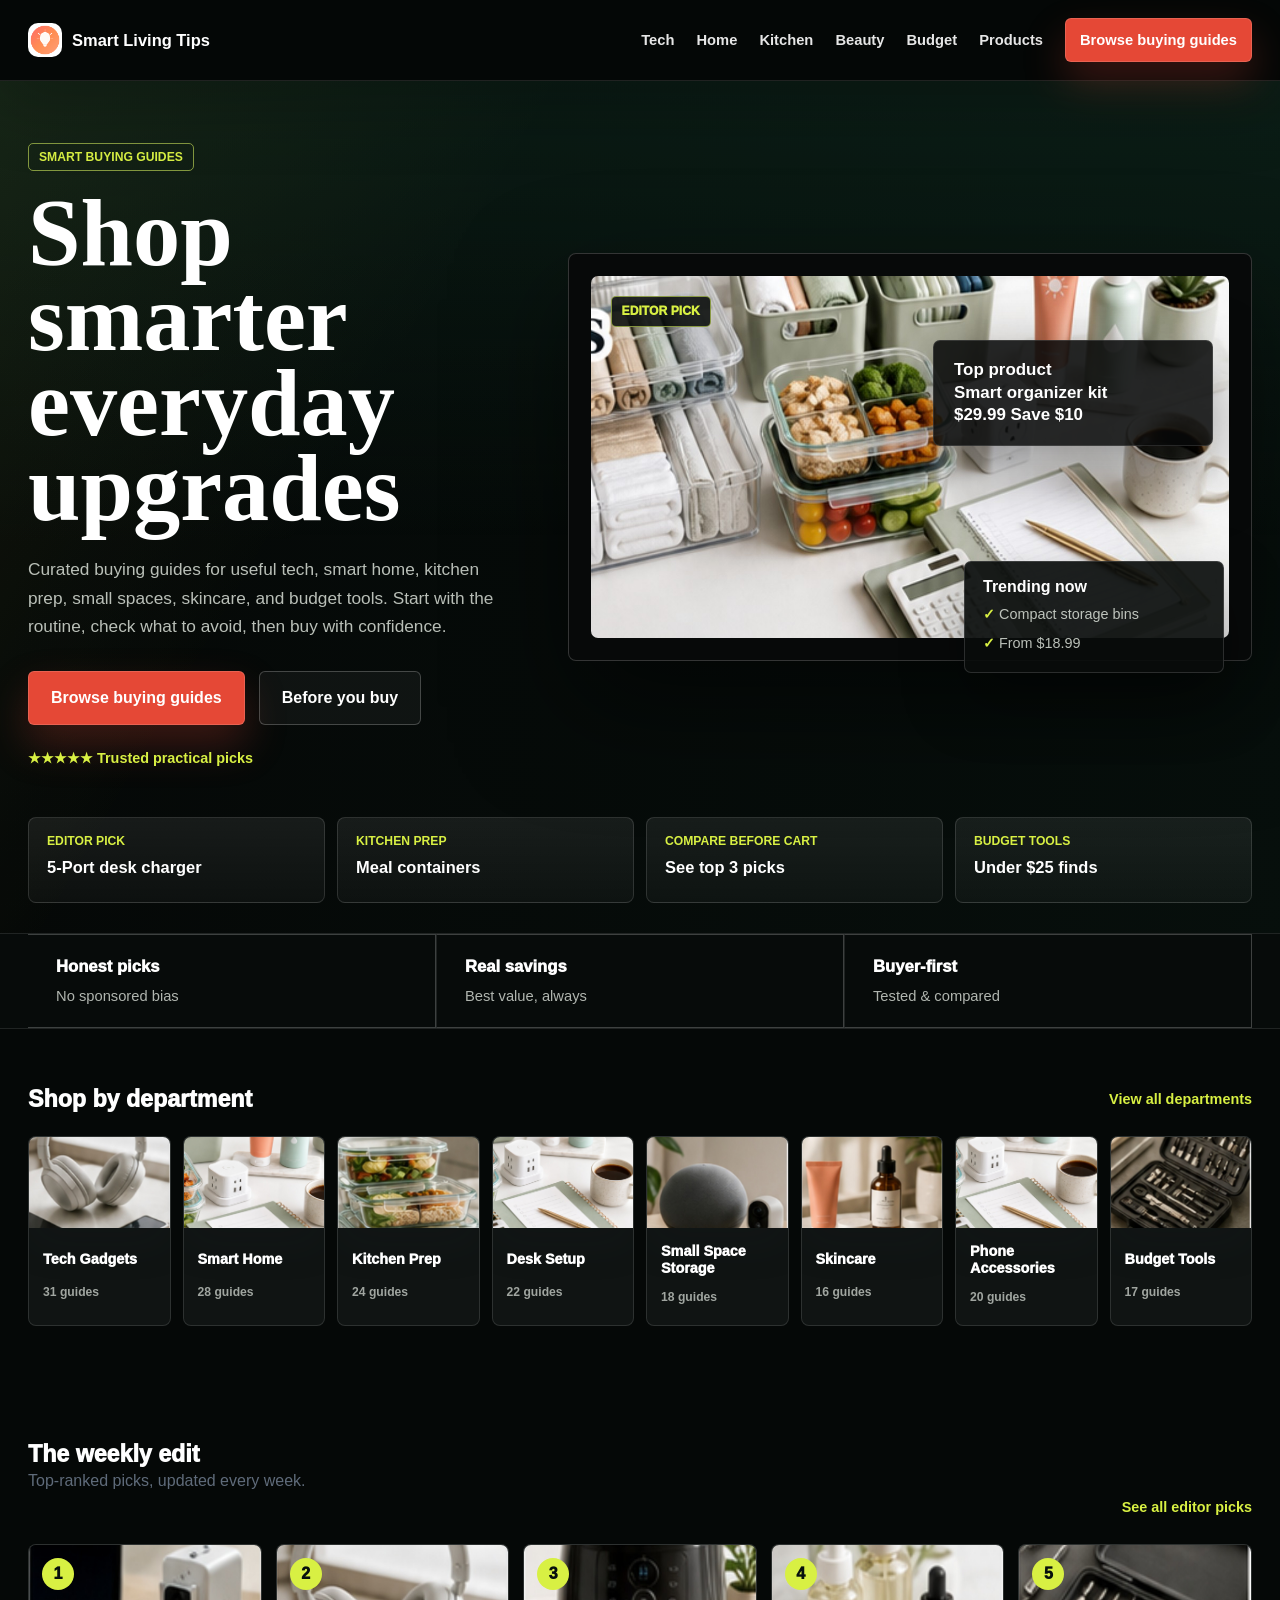
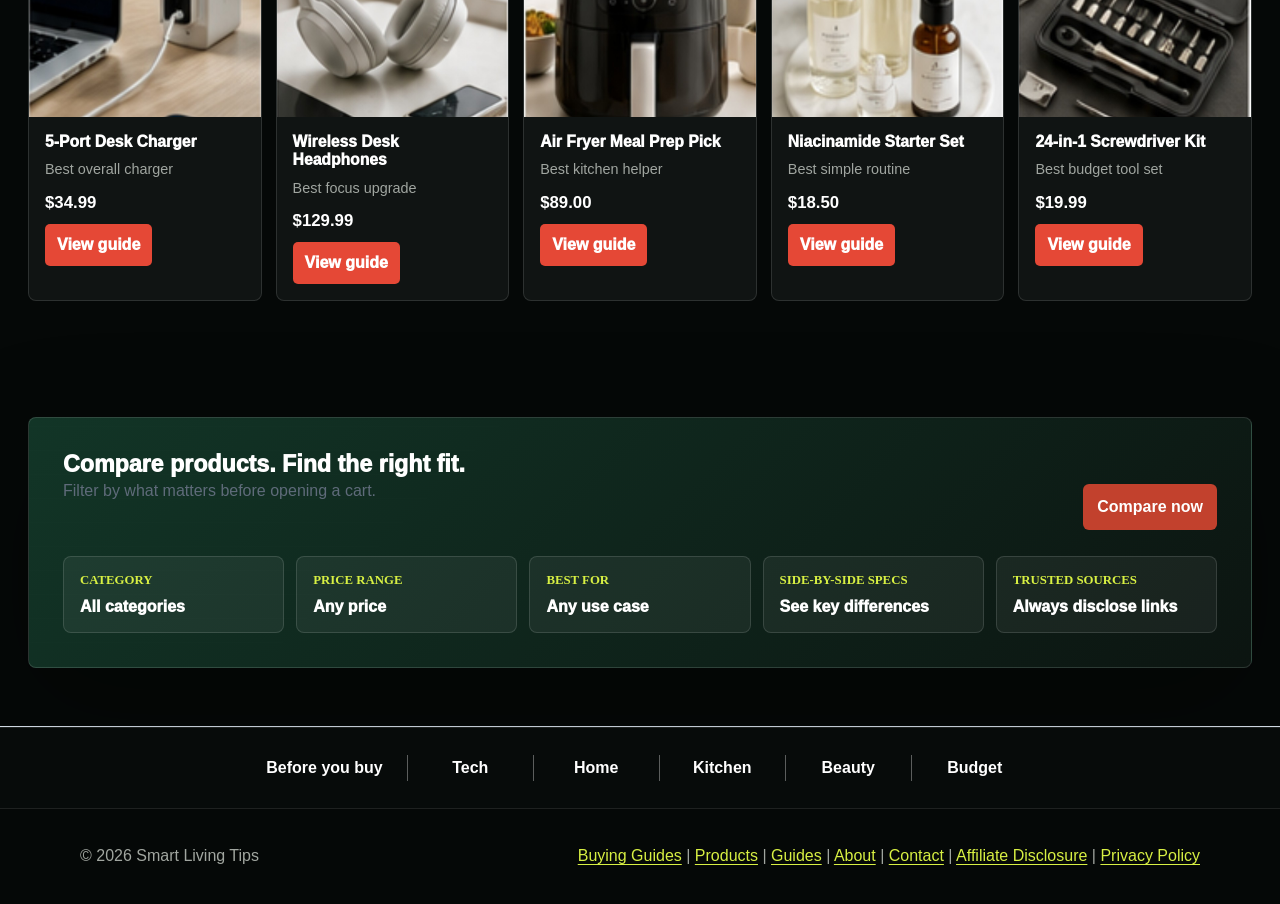
<file: index.html>
<!DOCTYPE html>
<html lang="en">
<head>
  <meta charset="UTF-8">
  <meta name="viewport" content="width=device-width, initial-scale=1.0">
  <meta name="description" content="Smart Living Tips publishes practical buying guides for tech gadgets, smart home, phone accessories, home organization, kitchen prep, skincare, budgeting tools, and everyday routines.">
  <title>Smart Living Tips - Practical Buying Guides For Everyday Routines</title>
  <link rel="canonical" href="https://smartlivingtips.benai.ai/">
  <meta property="og:type" content="website">
  <meta property="og:title" content="Smart Living Tips - Practical Buying Guides">
  <meta property="og:description" content="Curated buying guides for useful tech, smart home, kitchen prep, small spaces, skincare, and budget tools.">
  <meta property="og:url" content="https://smartlivingtips.benai.ai/">
  <meta property="og:image" content="https://smartlivingtips.benai.ai/assets/premium-hero.jpg">
  <meta name="twitter:card" content="summary_large_image">
  <link rel="stylesheet" href="styles.css">
  <script type="application/ld+json">
    {
      "@context": "https://schema.org",
      "@type": "WebSite",
      "name": "Smart Living Tips",
      "url": "https://smartlivingtips.benai.ai/",
      "publisher": {
        "@type": "Organization",
        "name": "BENAI TECHNOLOGY LTD",
        "url": "https://benai.ai/"
      },
      "potentialAction": {
        "@type": "SearchAction",
        "target": "https://smartlivingtips.benai.ai/shop.html#{search_term_string}",
        "query-input": "required name=search_term_string"
      }
    }
  </script>
</head>
<body class="home-page">
  <header class="site-header">
    <nav class="nav">
      <a class="brand" href="index.html"><img src="assets/logo.png" alt="">Smart Living Tips</a>
      <div class="nav-links">
        <a href="shop.html#tech-desk-setup">Tech</a>
        <a href="shop.html#small-space-storage">Home</a>
        <a href="shop.html#kitchen-prep-tools">Kitchen</a>
        <a href="shop.html#skincare-starter-kit">Beauty</a>
        <a href="shop.html#budget-tools">Budget</a>
        <a href="digital-products.html">Products</a>
        <a class="nav-cta" href="shop.html">Browse buying guides</a>
      </div>
    </nav>
  </header>

  <main>
    <section class="commerce-hero premium-hero">
      <div class="commerce-hero-media">
        <img src="assets/premium-hero.jpg" alt="Organized storage, meal prep containers, skincare basics, smart plug, planner, and budget tools">
      </div>
      <div class="commerce-hero-copy">
        <span class="hero-kicker">Smart buying guides</span>
        <h1>Shop smarter everyday upgrades</h1>
        <p>Curated buying guides for useful tech, smart home, kitchen prep, small spaces, skincare, and budget tools. Start with the routine, check what to avoid, then buy with confidence.</p>
        <div class="hero-actions">
          <a class="button" href="shop.html">Browse buying guides</a>
          <a class="button ghost" href="#buying-filters">Before you buy</a>
        </div>
      </div>
      <div class="buying-note">
        <strong>Trending now</strong>
        <span>Compact storage bins</span>
        <span>From $18.99</span>
      </div>
      <div class="hero-market-strip" aria-label="Shopping categories">
        <a href="shop.html#tech-desk-setup"><strong>Editor pick</strong><span>5-Port desk charger</span></a>
        <a href="shop.html#kitchen-prep-tools"><strong>Kitchen prep</strong><span>Meal containers</span></a>
        <a href="shop.html#skincare-starter-kit"><strong>Compare before cart</strong><span>See top 3 picks</span></a>
        <a href="shop.html#budget-tools"><strong>Budget tools</strong><span>Under $25 finds</span></a>
      </div>
    </section>

    <section class="publisher-trust" aria-label="Publisher standards">
      <span><strong>Honest picks</strong>No sponsored bias</span>
      <span><strong>Real savings</strong>Best value, always</span>
      <span><strong>Buyer-first</strong>Tested & compared</span>
    </section>

    <section class="department-section" aria-label="Product guide categories">
      <div class="department-heading">
        <h2>Shop by department</h2>
        <a href="shop.html">View all departments</a>
      </div>
      <div class="category-runway">
        <a class="runway-card" href="shop.html#tech-desk-setup">
          <img src="assets/premium-tech.jpg" alt="">
          <span>Tech Gadgets</span>
          <small>31 guides</small>
        </a>
        <a class="runway-card" href="shop.html#smart-home-starters">
          <img src="assets/category-smart-home.jpg" alt="">
          <span>Smart Home</span>
          <small>28 guides</small>
        </a>
        <a class="runway-card" href="shop.html#kitchen-prep-tools">
          <img src="assets/premium-kitchen.jpg" alt="">
          <span>Kitchen Prep</span>
          <small>24 guides</small>
        </a>
        <a class="runway-card" href="shop.html#tech-desk-setup">
          <img src="assets/category-gadgets.jpg" alt="">
          <span>Desk Setup</span>
          <small>22 guides</small>
        </a>
        <a class="runway-card" href="shop.html#small-space-storage">
          <img src="assets/premium-home.jpg" alt="">
          <span>Small Space Storage</span>
          <small>18 guides</small>
        </a>
        <a class="runway-card" href="shop.html#skincare-starter-kit">
          <img src="assets/premium-beauty.jpg" alt="">
          <span>Skincare</span>
          <small>16 guides</small>
        </a>
        <a class="runway-card" href="shop.html#phone-travel-tech">
          <img src="assets/category-phone-tech.jpg" alt="">
          <span>Phone Accessories</span>
          <small>20 guides</small>
        </a>
        <a class="runway-card" href="shop.html#budget-tools">
          <img src="assets/premium-budget.jpg" alt="">
          <span>Budget Tools</span>
          <small>17 guides</small>
        </a>
      </div>
    </section>

    <section class="section guide-showcase weekly-edit">
      <div class="section-inner">
        <div class="section-heading-row">
          <div>
            <h2>The weekly edit</h2>
            <p class="section-lede">Top-ranked picks, updated every week.</p>
          </div>
          <a href="shop.html">See all editor picks</a>
        </div>
        <div class="premium-guide-grid">
          <article>
            <img src="assets/premium-guide-chargers.jpg" alt="">
            <div>
              <h3>5-Port Desk Charger</h3>
              <span>Best overall charger</span>
              <strong>$34.99</strong>
              <a href="shop.html#tech-desk-setup">View guide</a>
            </div>
          </article>
          <article>
            <img src="assets/premium-tech.jpg" alt="">
            <div>
              <h3>Wireless Desk Headphones</h3>
              <span>Best focus upgrade</span>
              <strong>$129.99</strong>
              <a href="shop.html#tech-desk-setup">View guide</a>
            </div>
          </article>
          <article>
            <img src="assets/premium-guide-air-fryer.jpg" alt="">
            <div>
              <h3>Air Fryer Meal Prep Pick</h3>
              <span>Best kitchen helper</span>
              <strong>$89.00</strong>
              <a href="shop.html#kitchen-prep-tools">View guide</a>
            </div>
          </article>
          <article>
            <img src="assets/premium-guide-skincare.jpg" alt="">
            <div>
              <h3>Niacinamide Starter Set</h3>
              <span>Best simple routine</span>
              <strong>$18.50</strong>
              <a href="shop.html#skincare-starter-kit">View guide</a>
            </div>
          </article>
          <article>
            <img src="assets/premium-guide-toolkit.jpg" alt="">
            <div>
              <h3>24-in-1 Screwdriver Kit</h3>
              <span>Best budget tool set</span>
              <strong>$19.99</strong>
              <a href="shop.html#budget-tools">View guide</a>
            </div>
          </article>
        </div>
      </div>
    </section>

    <section id="buying-filters" class="section premium-section compare-band">
      <div class="section-inner">
        <div class="section-heading-row">
          <div>
            <h2>Compare products. Find the right fit.</h2>
            <p class="section-lede">Filter by what matters before opening a cart.</p>
          </div>
          <a class="button" href="shop.html">Compare now</a>
        </div>
        <div class="filter-strip">
          <article>
            <img src="assets/premium-filter-measure.jpg" alt="">
            <strong>Category</strong>
            <span>All categories</span>
          </article>
          <article>
            <img src="assets/premium-filter-budget.jpg" alt="">
            <strong>Price range</strong>
            <span>Any price</span>
          </article>
          <article>
            <img src="assets/premium-filter-routine.jpg" alt="">
            <strong>Best for</strong>
            <span>Any use case</span>
          </article>
          <article>
            <img src="assets/premium-filter-compare.jpg" alt="">
            <strong>Side-by-side specs</strong>
            <span>See key differences</span>
          </article>
          <article>
            <img src="assets/premium-filter-use.jpg" alt="">
            <strong>Trusted sources</strong>
            <span>Always disclose links</span>
          </article>
        </div>
      </div>
    </section>

    <section class="commerce-footer-band">
      <a href="#buying-filters">Before you buy</a>
      <a href="shop.html#tech-desk-setup">Tech</a>
      <a href="shop.html#small-space-storage">Home</a>
      <a href="shop.html#kitchen-prep-tools">Kitchen</a>
      <a href="shop.html#skincare-starter-kit">Beauty</a>
      <a href="shop.html#budget-tools">Budget</a>
    </section>
  </main>

  <footer class="footer">
    <div class="footer-inner">
      <span>&copy; 2026 Smart Living Tips</span>
      <span><a href="shop.html">Buying Guides</a> | <a href="digital-products.html">Products</a> | <a href="guides.html">Guides</a> | <a href="about.html">About</a> | <a href="contact.html">Contact</a> | <a href="affiliate-disclosure.html">Affiliate Disclosure</a> | <a href="privacy.html">Privacy Policy</a></span>
    </div>
  </footer>
</body>
</html>
</file>
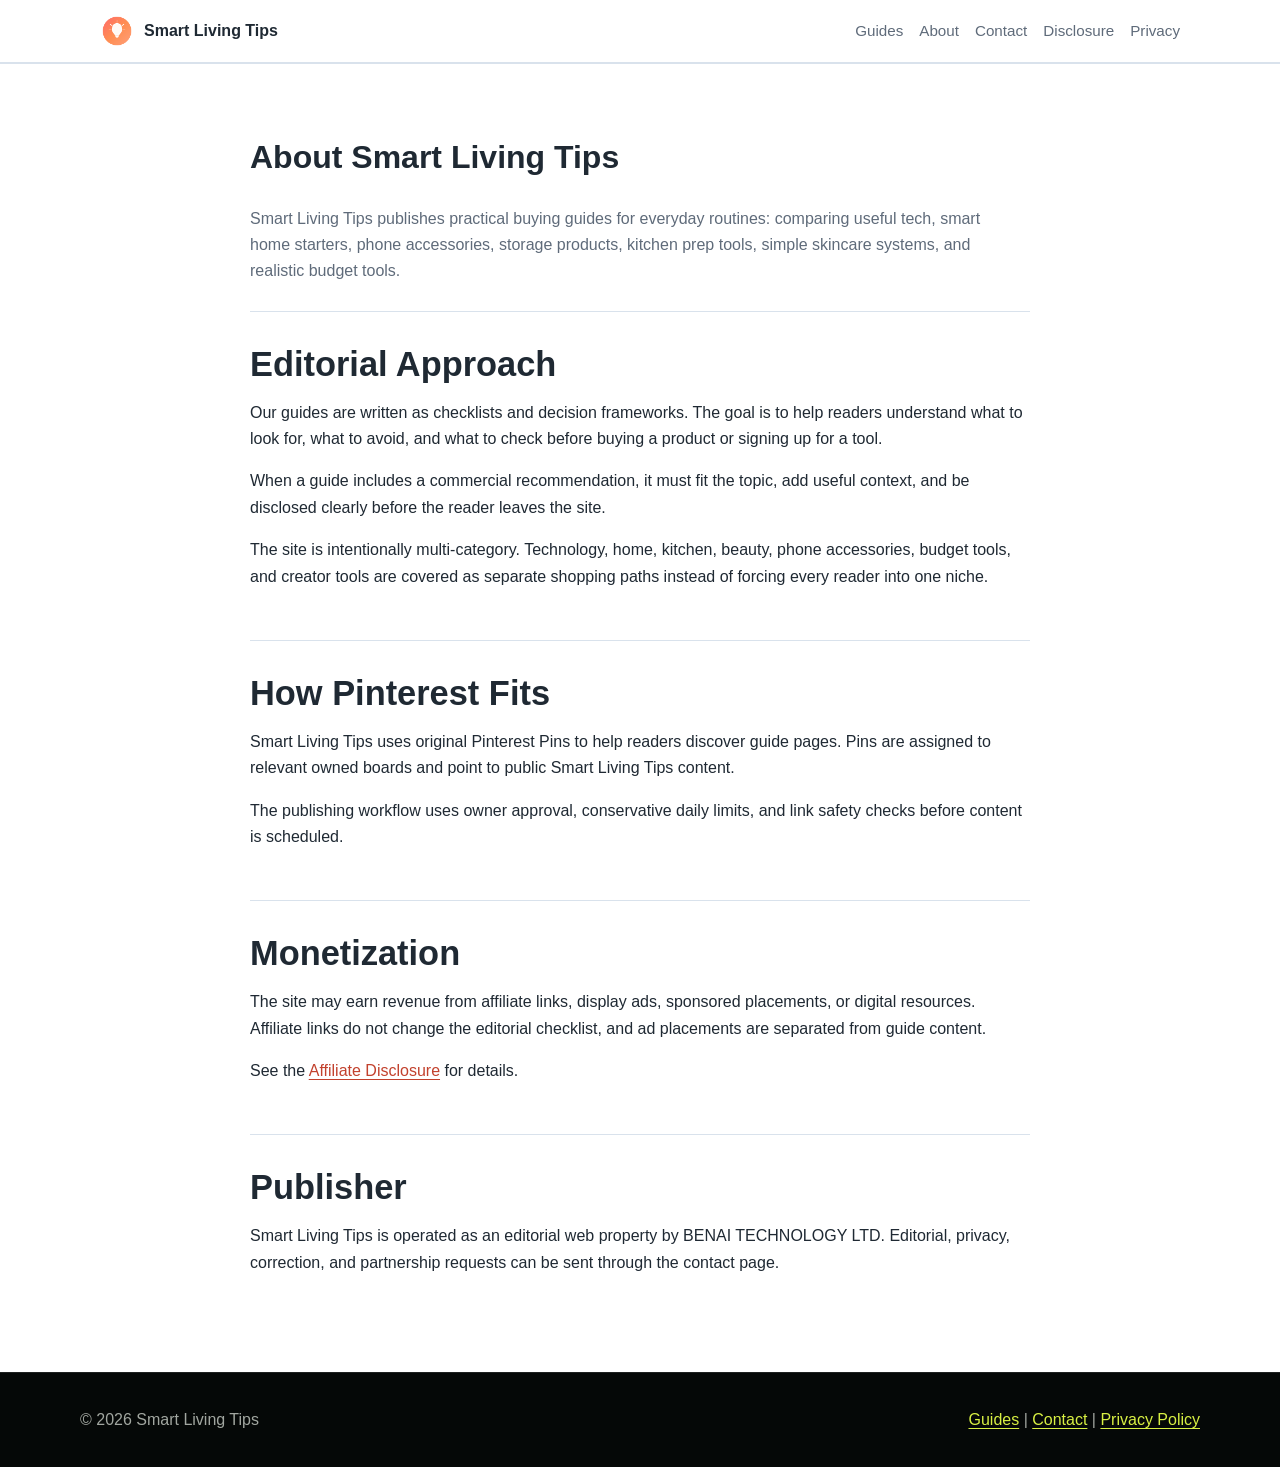
<file: about.html>
<!DOCTYPE html>
<html lang="en">
<head>
  <meta charset="UTF-8">
  <meta name="viewport" content="width=device-width, initial-scale=1.0">
  <meta name="description" content="About Smart Living Tips, an editorial guide site for practical tech, smart home, phone accessories, home, kitchen, beauty, budgeting, and routine product research.">
  <title>About - Smart Living Tips</title>
  <link rel="stylesheet" href="styles.css">
</head>
<body>
  <header class="site-header">
    <nav class="nav">
      <a class="brand" href="index.html"><img src="assets/logo.png" alt="">Smart Living Tips</a>
      <div class="nav-links">
        <a href="guides.html">Guides</a>
        <a href="about.html">About</a>
        <a href="contact.html">Contact</a>
        <a href="affiliate-disclosure.html">Disclosure</a>
        <a href="privacy.html">Privacy</a>
      </div>
    </nav>
  </header>

  <main class="section">
    <div class="section-inner article">
      <h1>About Smart Living Tips</h1>
      <p class="section-lede">Smart Living Tips publishes practical buying guides for everyday routines: comparing useful tech, smart home starters, phone accessories, storage products, kitchen prep tools, simple skincare systems, and realistic budget tools.</p>

      <section>
        <h2>Editorial Approach</h2>
        <p>Our guides are written as checklists and decision frameworks. The goal is to help readers understand what to look for, what to avoid, and what to check before buying a product or signing up for a tool.</p>
        <p>When a guide includes a commercial recommendation, it must fit the topic, add useful context, and be disclosed clearly before the reader leaves the site.</p>
        <p>The site is intentionally multi-category. Technology, home, kitchen, beauty, phone accessories, budget tools, and creator tools are covered as separate shopping paths instead of forcing every reader into one niche.</p>
      </section>

      <section>
        <h2>How Pinterest Fits</h2>
        <p>Smart Living Tips uses original Pinterest Pins to help readers discover guide pages. Pins are assigned to relevant owned boards and point to public Smart Living Tips content.</p>
        <p>The publishing workflow uses owner approval, conservative daily limits, and link safety checks before content is scheduled.</p>
      </section>

      <section>
        <h2>Monetization</h2>
        <p>The site may earn revenue from affiliate links, display ads, sponsored placements, or digital resources. Affiliate links do not change the editorial checklist, and ad placements are separated from guide content.</p>
        <p>See the <a href="affiliate-disclosure.html">Affiliate Disclosure</a> for details.</p>
      </section>

      <section>
        <h2>Publisher</h2>
        <p>Smart Living Tips is operated as an editorial web property by BENAI TECHNOLOGY LTD. Editorial, privacy, correction, and partnership requests can be sent through the contact page.</p>
      </section>
    </div>
  </main>

  <footer class="footer">
    <div class="footer-inner">
      <span>&copy; 2026 Smart Living Tips</span>
      <span><a href="guides.html">Guides</a> | <a href="contact.html">Contact</a> | <a href="privacy.html">Privacy Policy</a></span>
    </div>
  </footer>
</body>
</html>
</file>
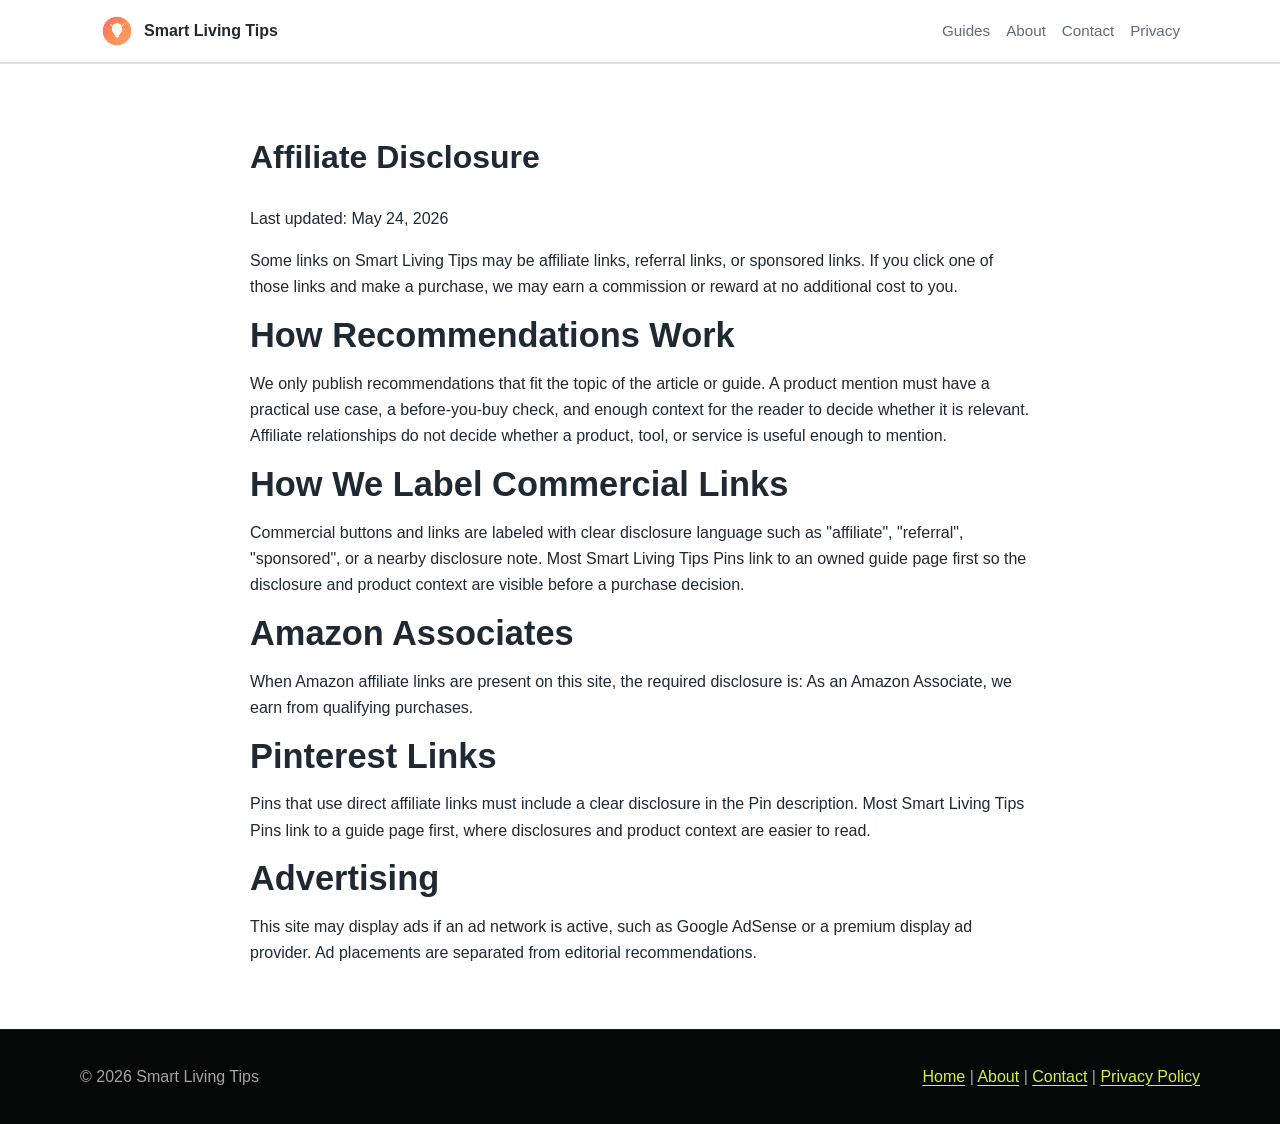
<file: affiliate-disclosure.html>
<!DOCTYPE html>
<html lang="en">
<head>
  <meta charset="UTF-8">
  <meta name="viewport" content="width=device-width, initial-scale=1.0">
  <title>Affiliate Disclosure - Smart Living Tips</title>
  <link rel="stylesheet" href="styles.css">
</head>
<body>
  <header class="site-header">
    <nav class="nav">
      <a class="brand" href="index.html"><img src="assets/logo.png" alt="">Smart Living Tips</a>
      <div class="nav-links">
        <a href="guides.html">Guides</a>
        <a href="about.html">About</a>
        <a href="contact.html">Contact</a>
        <a href="privacy.html">Privacy</a>
      </div>
    </nav>
  </header>

  <main class="section">
    <div class="section-inner article">
      <h1>Affiliate Disclosure</h1>
      <p>Last updated: May 24, 2026</p>

      <p>Some links on Smart Living Tips may be affiliate links, referral links, or sponsored links. If you click one of those links and make a purchase, we may earn a commission or reward at no additional cost to you.</p>

      <h2>How Recommendations Work</h2>
      <p>We only publish recommendations that fit the topic of the article or guide. A product mention must have a practical use case, a before-you-buy check, and enough context for the reader to decide whether it is relevant. Affiliate relationships do not decide whether a product, tool, or service is useful enough to mention.</p>

      <h2>How We Label Commercial Links</h2>
      <p>Commercial buttons and links are labeled with clear disclosure language such as "affiliate", "referral", "sponsored", or a nearby disclosure note. Most Smart Living Tips Pins link to an owned guide page first so the disclosure and product context are visible before a purchase decision.</p>

      <h2>Amazon Associates</h2>
      <p>When Amazon affiliate links are present on this site, the required disclosure is: As an Amazon Associate, we earn from qualifying purchases.</p>

      <h2>Pinterest Links</h2>
      <p>Pins that use direct affiliate links must include a clear disclosure in the Pin description. Most Smart Living Tips Pins link to a guide page first, where disclosures and product context are easier to read.</p>

      <h2>Advertising</h2>
      <p>This site may display ads if an ad network is active, such as Google AdSense or a premium display ad provider. Ad placements are separated from editorial recommendations.</p>
    </div>
  </main>

  <footer class="footer">
    <div class="footer-inner">
      <span>&copy; 2026 Smart Living Tips</span>
      <span><a href="index.html">Home</a> | <a href="about.html">About</a> | <a href="contact.html">Contact</a> | <a href="privacy.html">Privacy Policy</a></span>
    </div>
  </footer>
</body>
</html>
</file>
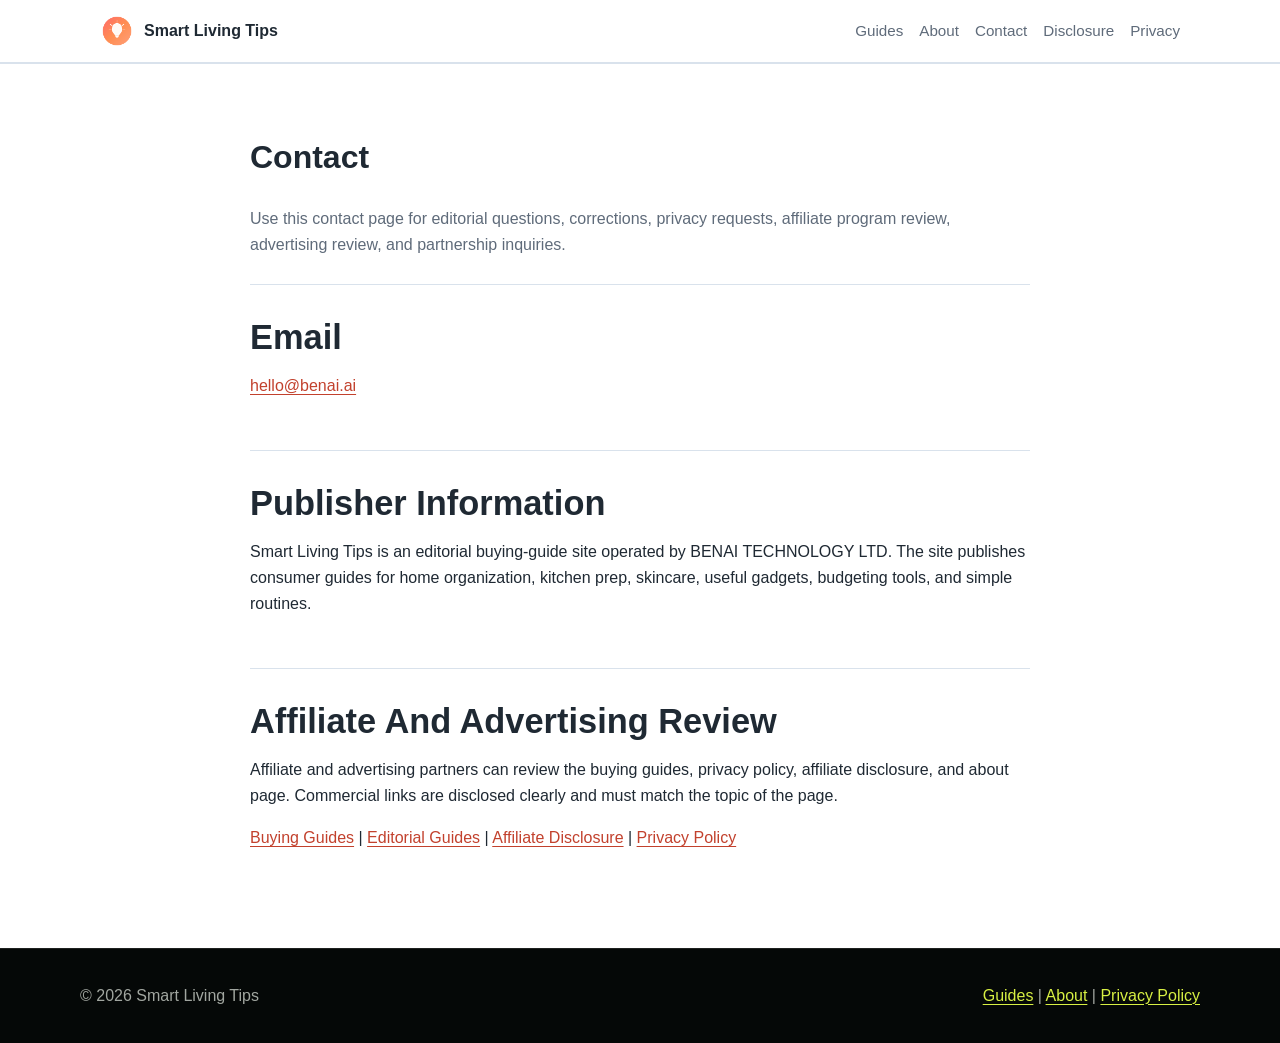
<file: contact.html>
<!DOCTYPE html>
<html lang="en">
<head>
  <meta charset="UTF-8">
  <meta name="viewport" content="width=device-width, initial-scale=1.0">
  <meta name="description" content="Contact Smart Living Tips for editorial, privacy, affiliate, and partnership questions.">
  <title>Contact - Smart Living Tips</title>
  <link rel="stylesheet" href="styles.css">
</head>
<body>
  <header class="site-header">
    <nav class="nav">
      <a class="brand" href="index.html"><img src="assets/logo.png" alt="">Smart Living Tips</a>
      <div class="nav-links">
        <a href="guides.html">Guides</a>
        <a href="about.html">About</a>
        <a href="contact.html">Contact</a>
        <a href="affiliate-disclosure.html">Disclosure</a>
        <a href="privacy.html">Privacy</a>
      </div>
    </nav>
  </header>

  <main class="section">
    <div class="section-inner article">
      <h1>Contact</h1>
      <p class="section-lede">Use this contact page for editorial questions, corrections, privacy requests, affiliate program review, advertising review, and partnership inquiries.</p>

      <section>
        <h2>Email</h2>
        <p><a href="mailto:hello@benai.ai">hello@benai.ai</a></p>
      </section>

      <section>
        <h2>Publisher Information</h2>
        <p>Smart Living Tips is an editorial buying-guide site operated by BENAI TECHNOLOGY LTD. The site publishes consumer guides for home organization, kitchen prep, skincare, useful gadgets, budgeting tools, and simple routines.</p>
      </section>

      <section>
        <h2>Affiliate And Advertising Review</h2>
        <p>Affiliate and advertising partners can review the buying guides, privacy policy, affiliate disclosure, and about page. Commercial links are disclosed clearly and must match the topic of the page.</p>
        <p><a href="shop.html">Buying Guides</a> | <a href="guides.html">Editorial Guides</a> | <a href="affiliate-disclosure.html">Affiliate Disclosure</a> | <a href="privacy.html">Privacy Policy</a></p>
      </section>
    </div>
  </main>

  <footer class="footer">
    <div class="footer-inner">
      <span>&copy; 2026 Smart Living Tips</span>
      <span><a href="guides.html">Guides</a> | <a href="about.html">About</a> | <a href="privacy.html">Privacy Policy</a></span>
    </div>
  </footer>
</body>
</html>
</file>
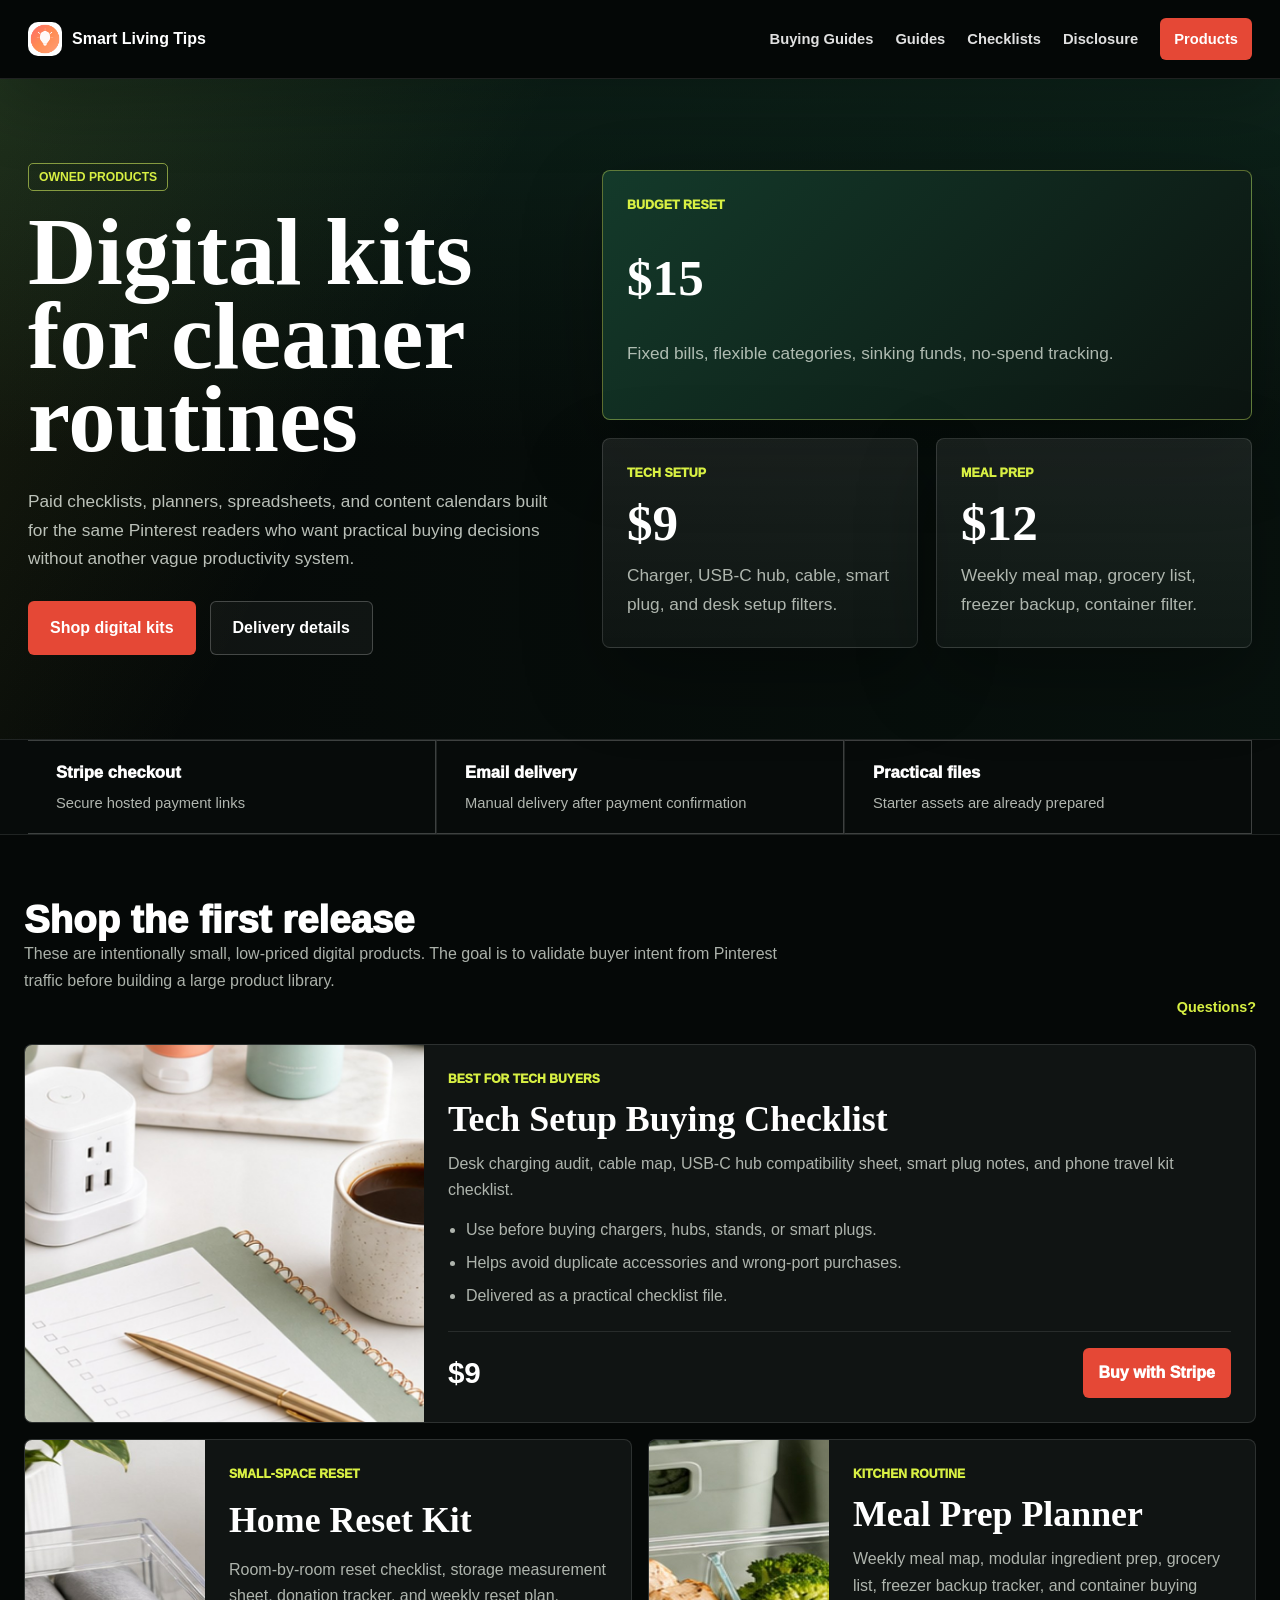
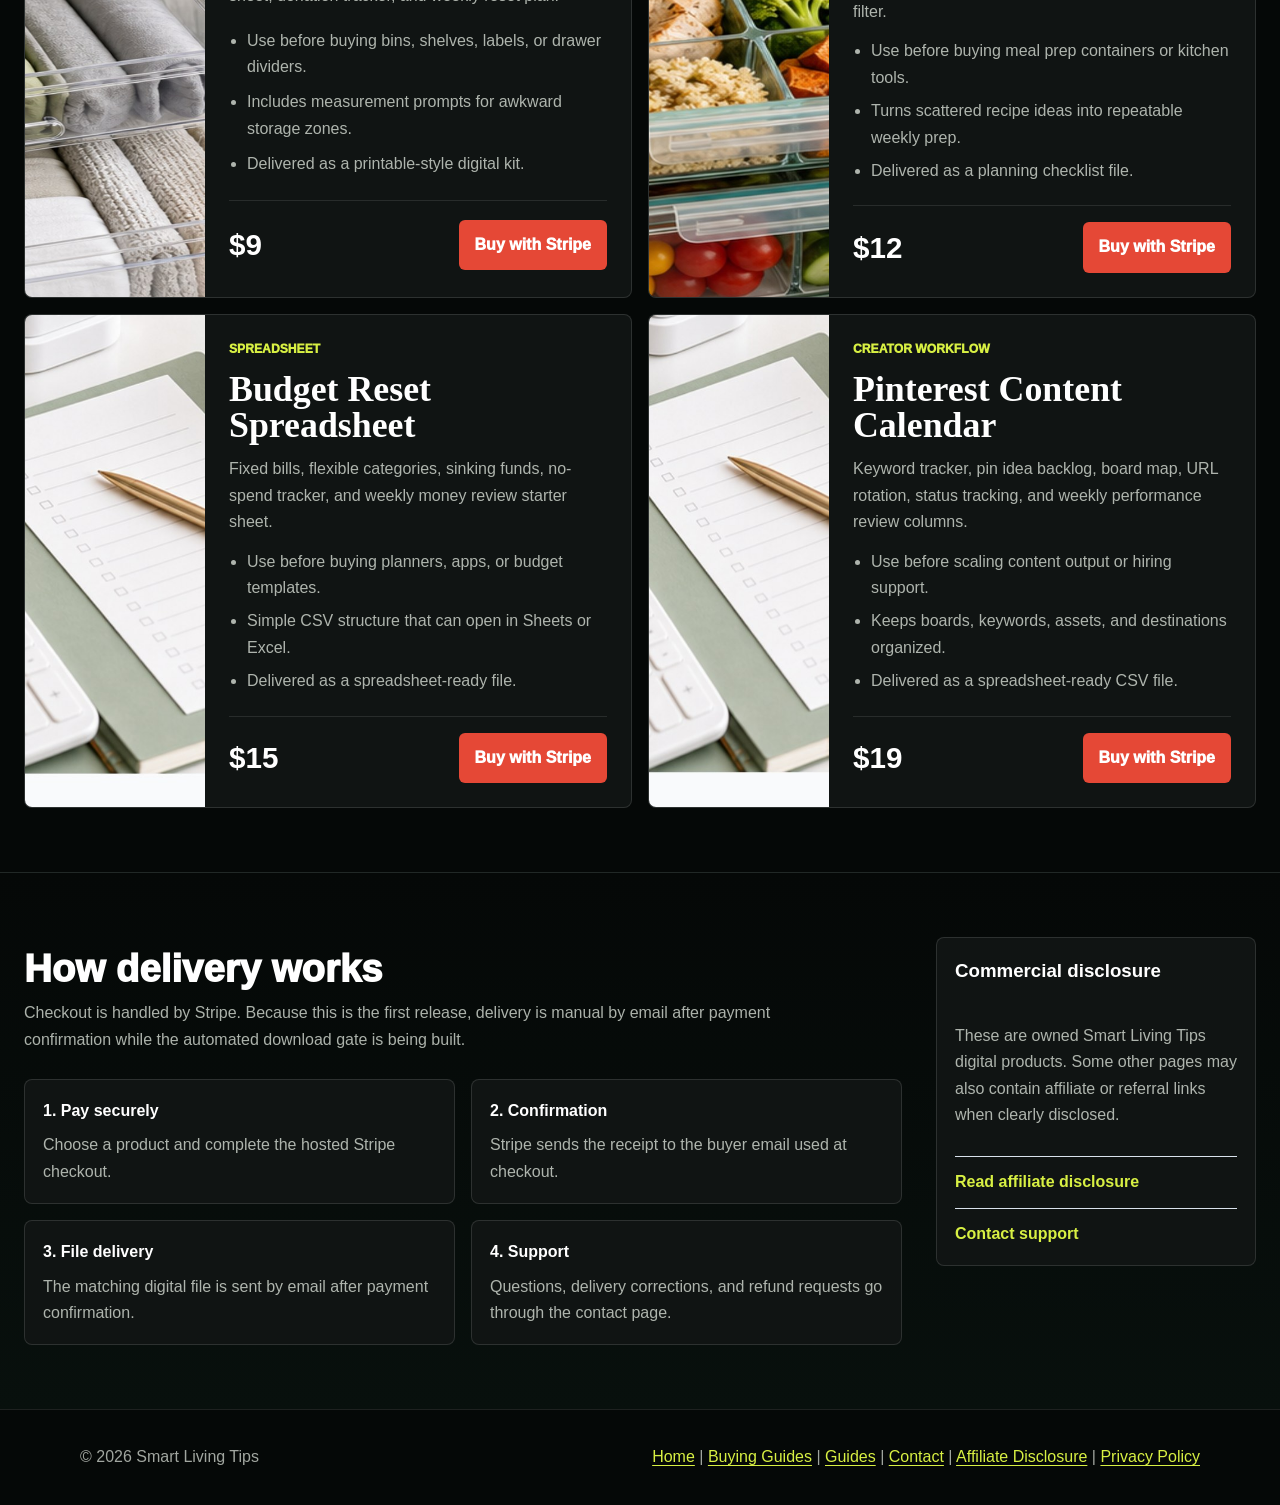
<file: digital-products.html>
<!DOCTYPE html>
<html lang="en">
<head>
  <meta charset="UTF-8">
  <meta name="viewport" content="width=device-width, initial-scale=1.0">
  <meta name="description" content="Buy Smart Living Tips digital checklists, planners, spreadsheets, and content calendars for everyday home, tech, kitchen, budget, and Pinterest workflows.">
  <title>Smart Living Tips Digital Products</title>
  <link rel="canonical" href="https://smartlivingtips.benai.ai/digital-products.html">
  <meta property="og:type" content="product.group">
  <meta property="og:title" content="Smart Living Tips Digital Products">
  <meta property="og:description" content="Downloadable checklists and planners for tech setup, home reset, meal prep, budgeting, and Pinterest content planning.">
  <meta property="og:url" content="https://smartlivingtips.benai.ai/digital-products.html">
  <meta property="og:image" content="https://smartlivingtips.benai.ai/assets/premium-guide-toolkit.jpg">
  <meta name="twitter:card" content="summary_large_image">
  <link rel="stylesheet" href="styles.css">
  <script type="application/ld+json">
    {
      "@context": "https://schema.org",
      "@type": "ItemList",
      "name": "Smart Living Tips Digital Products",
      "url": "https://smartlivingtips.benai.ai/digital-products.html",
      "itemListElement": [
        {"@type": "ListItem", "position": 1, "name": "Tech Setup Buying Checklist", "url": "https://smartlivingtips.benai.ai/digital-products.html#tech-setup"},
        {"@type": "ListItem", "position": 2, "name": "Home Reset Kit", "url": "https://smartlivingtips.benai.ai/digital-products.html#home-reset"},
        {"@type": "ListItem", "position": 3, "name": "Meal Prep Planner", "url": "https://smartlivingtips.benai.ai/digital-products.html#meal-prep"},
        {"@type": "ListItem", "position": 4, "name": "Budget Reset Spreadsheet", "url": "https://smartlivingtips.benai.ai/digital-products.html#budget-reset"},
        {"@type": "ListItem", "position": 5, "name": "Pinterest Content Calendar", "url": "https://smartlivingtips.benai.ai/digital-products.html#pinterest-calendar"}
      ]
    }
  </script>
</head>
<body class="digital-products-page">
  <header class="site-header">
    <nav class="nav">
      <a class="brand" href="index.html"><img src="assets/logo.png" alt="">Smart Living Tips</a>
      <div class="nav-links">
        <a href="shop.html">Buying Guides</a>
        <a href="guides.html">Guides</a>
        <a href="lead-magnets.html">Checklists</a>
        <a href="affiliate-disclosure.html">Disclosure</a>
        <a class="nav-cta" href="#products">Products</a>
      </div>
    </nav>
  </header>

  <main>
    <section class="digital-hero">
      <div class="digital-hero-copy">
        <span class="hero-kicker">Owned products</span>
        <h1>Digital kits for cleaner routines</h1>
        <p>Paid checklists, planners, spreadsheets, and content calendars built for the same Pinterest readers who want practical buying decisions without another vague productivity system.</p>
        <div class="shop-actions">
          <a class="button" href="#products">Shop digital kits</a>
          <a class="button secondary" href="#delivery">Delivery details</a>
        </div>
      </div>
      <div class="digital-stack" aria-label="Preview of digital planners and spreadsheets">
        <div class="digital-window primary">
          <span>Budget Reset</span>
          <strong>$15</strong>
          <p>Fixed bills, flexible categories, sinking funds, no-spend tracking.</p>
        </div>
        <div class="digital-window">
          <span>Tech Setup</span>
          <strong>$9</strong>
          <p>Charger, USB-C hub, cable, smart plug, and desk setup filters.</p>
        </div>
        <div class="digital-window">
          <span>Meal Prep</span>
          <strong>$12</strong>
          <p>Weekly meal map, grocery list, freezer backup, container filter.</p>
        </div>
      </div>
    </section>

    <section class="publisher-trust" aria-label="Product standards">
      <span><strong>Stripe checkout</strong>Secure hosted payment links</span>
      <span><strong>Email delivery</strong>Manual delivery after payment confirmation</span>
      <span><strong>Practical files</strong>Starter assets are already prepared</span>
    </section>

    <section id="products" class="digital-product-band">
      <div class="section-inner">
        <div class="section-heading-row">
          <div>
            <h2>Shop the first release</h2>
            <p class="section-lede">These are intentionally small, low-priced digital products. The goal is to validate buyer intent from Pinterest traffic before building a large product library.</p>
          </div>
          <a href="contact.html">Questions?</a>
        </div>

        <div class="digital-product-grid">
          <article id="tech-setup" class="digital-product-card featured-product">
            <div class="product-scene scene-gadgets" role="img" aria-label="Tech desk setup and charging station"></div>
            <div class="digital-product-copy">
              <span class="product-tag">Best for tech buyers</span>
              <h3>Tech Setup Buying Checklist</h3>
              <p>Desk charging audit, cable map, USB-C hub compatibility sheet, smart plug notes, and phone travel kit checklist.</p>
              <ul>
                <li>Use before buying chargers, hubs, stands, or smart plugs.</li>
                <li>Helps avoid duplicate accessories and wrong-port purchases.</li>
                <li>Delivered as a practical checklist file.</li>
              </ul>
              <div class="product-price-row">
                <strong>$9</strong>
                <a class="button" href="https://buy.stripe.com/3cIfZhbmT4j272068N2Ji00" rel="nofollow sponsored">Buy with Stripe</a>
              </div>
            </div>
          </article>

          <article id="home-reset" class="digital-product-card">
            <div class="product-scene scene-storage" role="img" aria-label="Home storage reset planner"></div>
            <div class="digital-product-copy">
              <span class="product-tag">Small-space reset</span>
              <h3>Home Reset Kit</h3>
              <p>Room-by-room reset checklist, storage measurement sheet, donation tracker, and weekly reset plan.</p>
              <ul>
                <li>Use before buying bins, shelves, labels, or drawer dividers.</li>
                <li>Includes measurement prompts for awkward storage zones.</li>
                <li>Delivered as a printable-style digital kit.</li>
              </ul>
              <div class="product-price-row">
                <strong>$9</strong>
                <a class="button" href="https://buy.stripe.com/fZu7sL3UraHq9a854J2Ji01" rel="nofollow sponsored">Buy with Stripe</a>
              </div>
            </div>
          </article>

          <article id="meal-prep" class="digital-product-card">
            <div class="product-scene scene-kitchen" role="img" aria-label="Meal prep planner and kitchen tools"></div>
            <div class="digital-product-copy">
              <span class="product-tag">Kitchen routine</span>
              <h3>Meal Prep Planner</h3>
              <p>Weekly meal map, modular ingredient prep, grocery list, freezer backup tracker, and container buying filter.</p>
              <ul>
                <li>Use before buying meal prep containers or kitchen tools.</li>
                <li>Turns scattered recipe ideas into repeatable weekly prep.</li>
                <li>Delivered as a planning checklist file.</li>
              </ul>
              <div class="product-price-row">
                <strong>$12</strong>
                <a class="button" href="https://buy.stripe.com/8x23cvbmT2aU5XW2WB2Ji02" rel="nofollow sponsored">Buy with Stripe</a>
              </div>
            </div>
          </article>

          <article id="budget-reset" class="digital-product-card">
            <div class="product-scene scene-budget" role="img" aria-label="Budget spreadsheet and money tracker"></div>
            <div class="digital-product-copy">
              <span class="product-tag">Spreadsheet</span>
              <h3>Budget Reset Spreadsheet</h3>
              <p>Fixed bills, flexible categories, sinking funds, no-spend tracker, and weekly money review starter sheet.</p>
              <ul>
                <li>Use before buying planners, apps, or budget templates.</li>
                <li>Simple CSV structure that can open in Sheets or Excel.</li>
                <li>Delivered as a spreadsheet-ready file.</li>
              </ul>
              <div class="product-price-row">
                <strong>$15</strong>
                <a class="button" href="https://buy.stripe.com/bJecN53Ur9Dm2LKap32Ji03" rel="nofollow sponsored">Buy with Stripe</a>
              </div>
            </div>
          </article>

          <article id="pinterest-calendar" class="digital-product-card">
            <div class="product-scene scene-creator" role="img" aria-label="Pinterest content calendar and creator planning board"></div>
            <div class="digital-product-copy">
              <span class="product-tag">Creator workflow</span>
              <h3>Pinterest Content Calendar</h3>
              <p>Keyword tracker, pin idea backlog, board map, URL rotation, status tracking, and weekly performance review columns.</p>
              <ul>
                <li>Use before scaling content output or hiring support.</li>
                <li>Keeps boards, keywords, assets, and destinations organized.</li>
                <li>Delivered as a spreadsheet-ready CSV file.</li>
              </ul>
              <div class="product-price-row">
                <strong>$19</strong>
                <a class="button" href="https://buy.stripe.com/28EdR9ez57ve0DC54J2Ji04" rel="nofollow sponsored">Buy with Stripe</a>
              </div>
            </div>
          </article>
        </div>
      </div>
    </section>

    <section id="delivery" class="digital-proof-section">
      <div class="section-inner split-proof">
        <div>
          <h2>How delivery works</h2>
          <p class="section-lede">Checkout is handled by Stripe. Because this is the first release, delivery is manual by email after payment confirmation while the automated download gate is being built.</p>
          <div class="proof-columns">
            <div>
              <strong>1. Pay securely</strong>
              <p>Choose a product and complete the hosted Stripe checkout.</p>
            </div>
            <div>
              <strong>2. Confirmation</strong>
              <p>Stripe sends the receipt to the buyer email used at checkout.</p>
            </div>
            <div>
              <strong>3. File delivery</strong>
              <p>The matching digital file is sent by email after payment confirmation.</p>
            </div>
            <div>
              <strong>4. Support</strong>
              <p>Questions, delivery corrections, and refund requests go through the contact page.</p>
            </div>
          </div>
        </div>
        <aside class="review-panel">
          <h3>Commercial disclosure</h3>
          <p>These are owned Smart Living Tips digital products. Some other pages may also contain affiliate or referral links when clearly disclosed.</p>
          <a href="affiliate-disclosure.html">Read affiliate disclosure</a>
          <a href="contact.html">Contact support</a>
        </aside>
      </div>
    </section>
  </main>

  <footer class="footer">
    <div class="footer-inner">
      <span>&copy; 2026 Smart Living Tips</span>
      <span><a href="index.html">Home</a> | <a href="shop.html">Buying Guides</a> | <a href="guides.html">Guides</a> | <a href="contact.html">Contact</a> | <a href="affiliate-disclosure.html">Affiliate Disclosure</a> | <a href="privacy.html">Privacy Policy</a></span>
    </div>
  </footer>
</body>
</html>
</file>
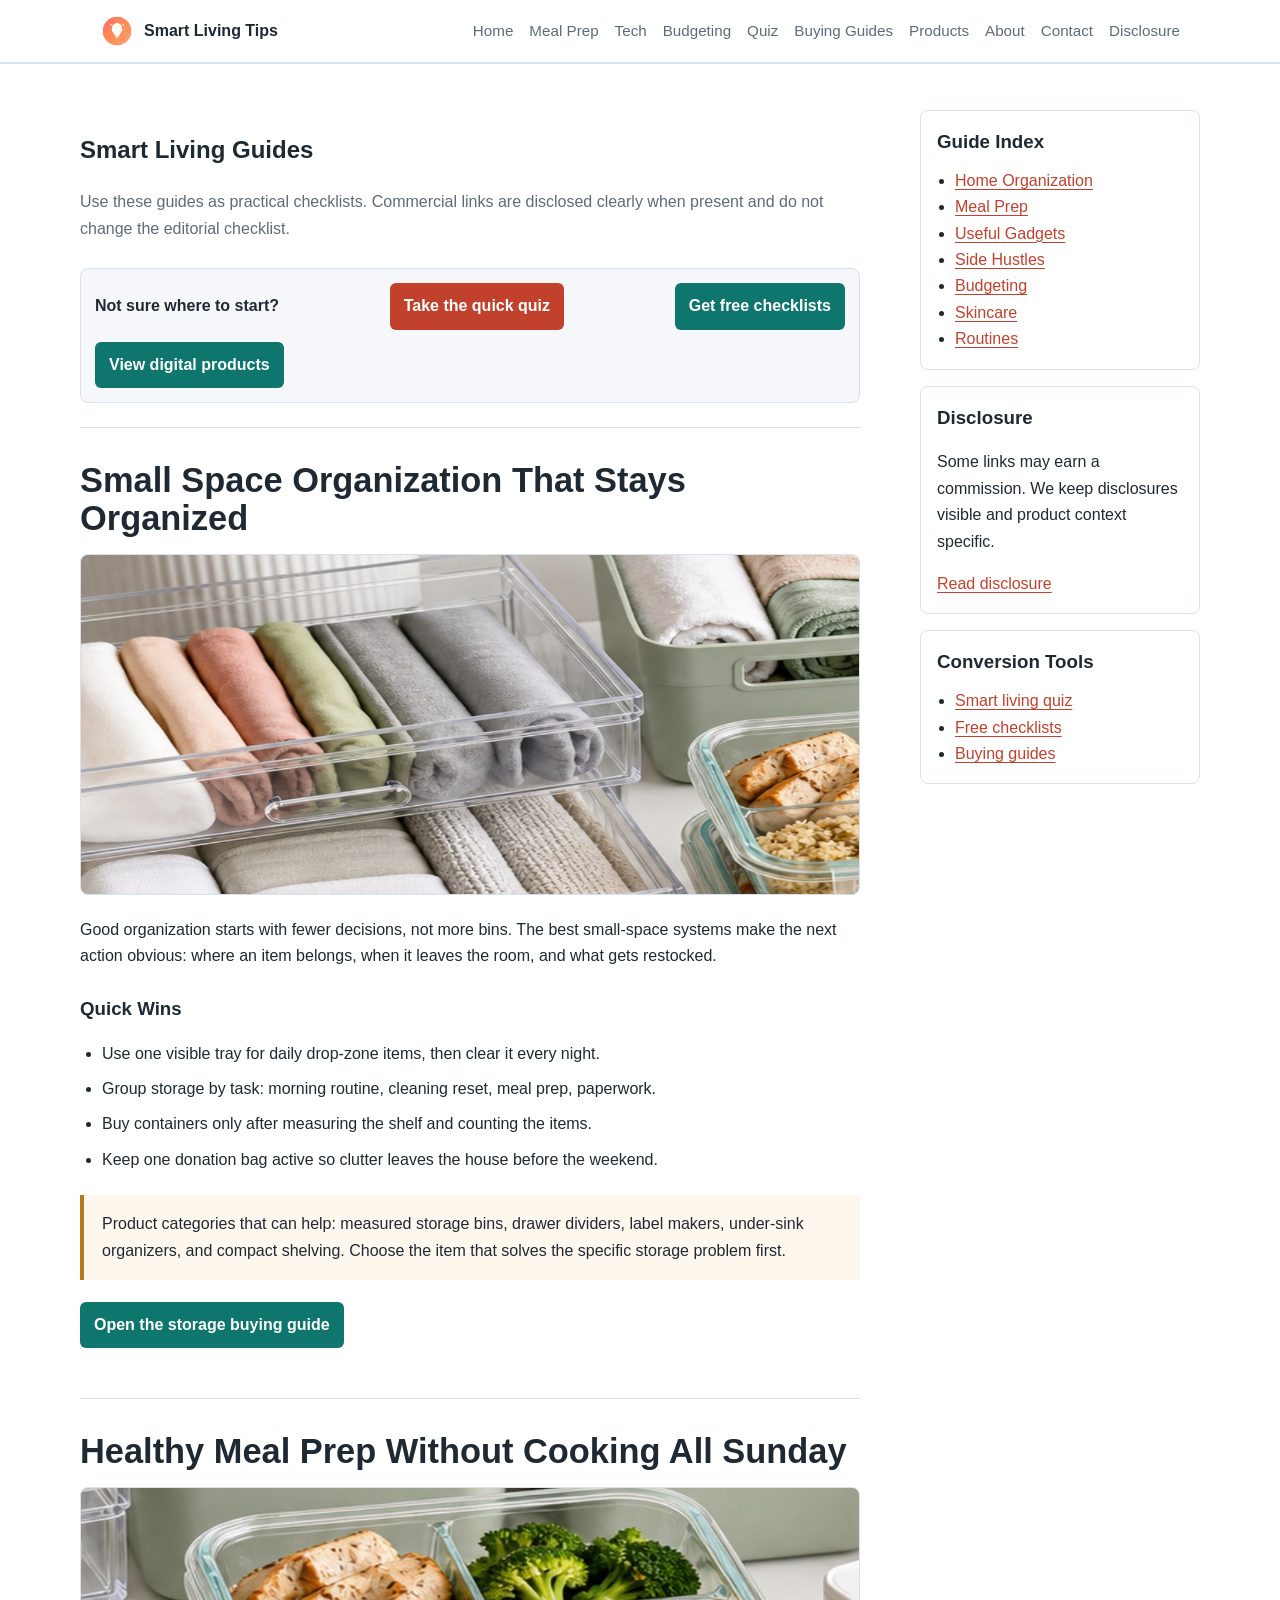
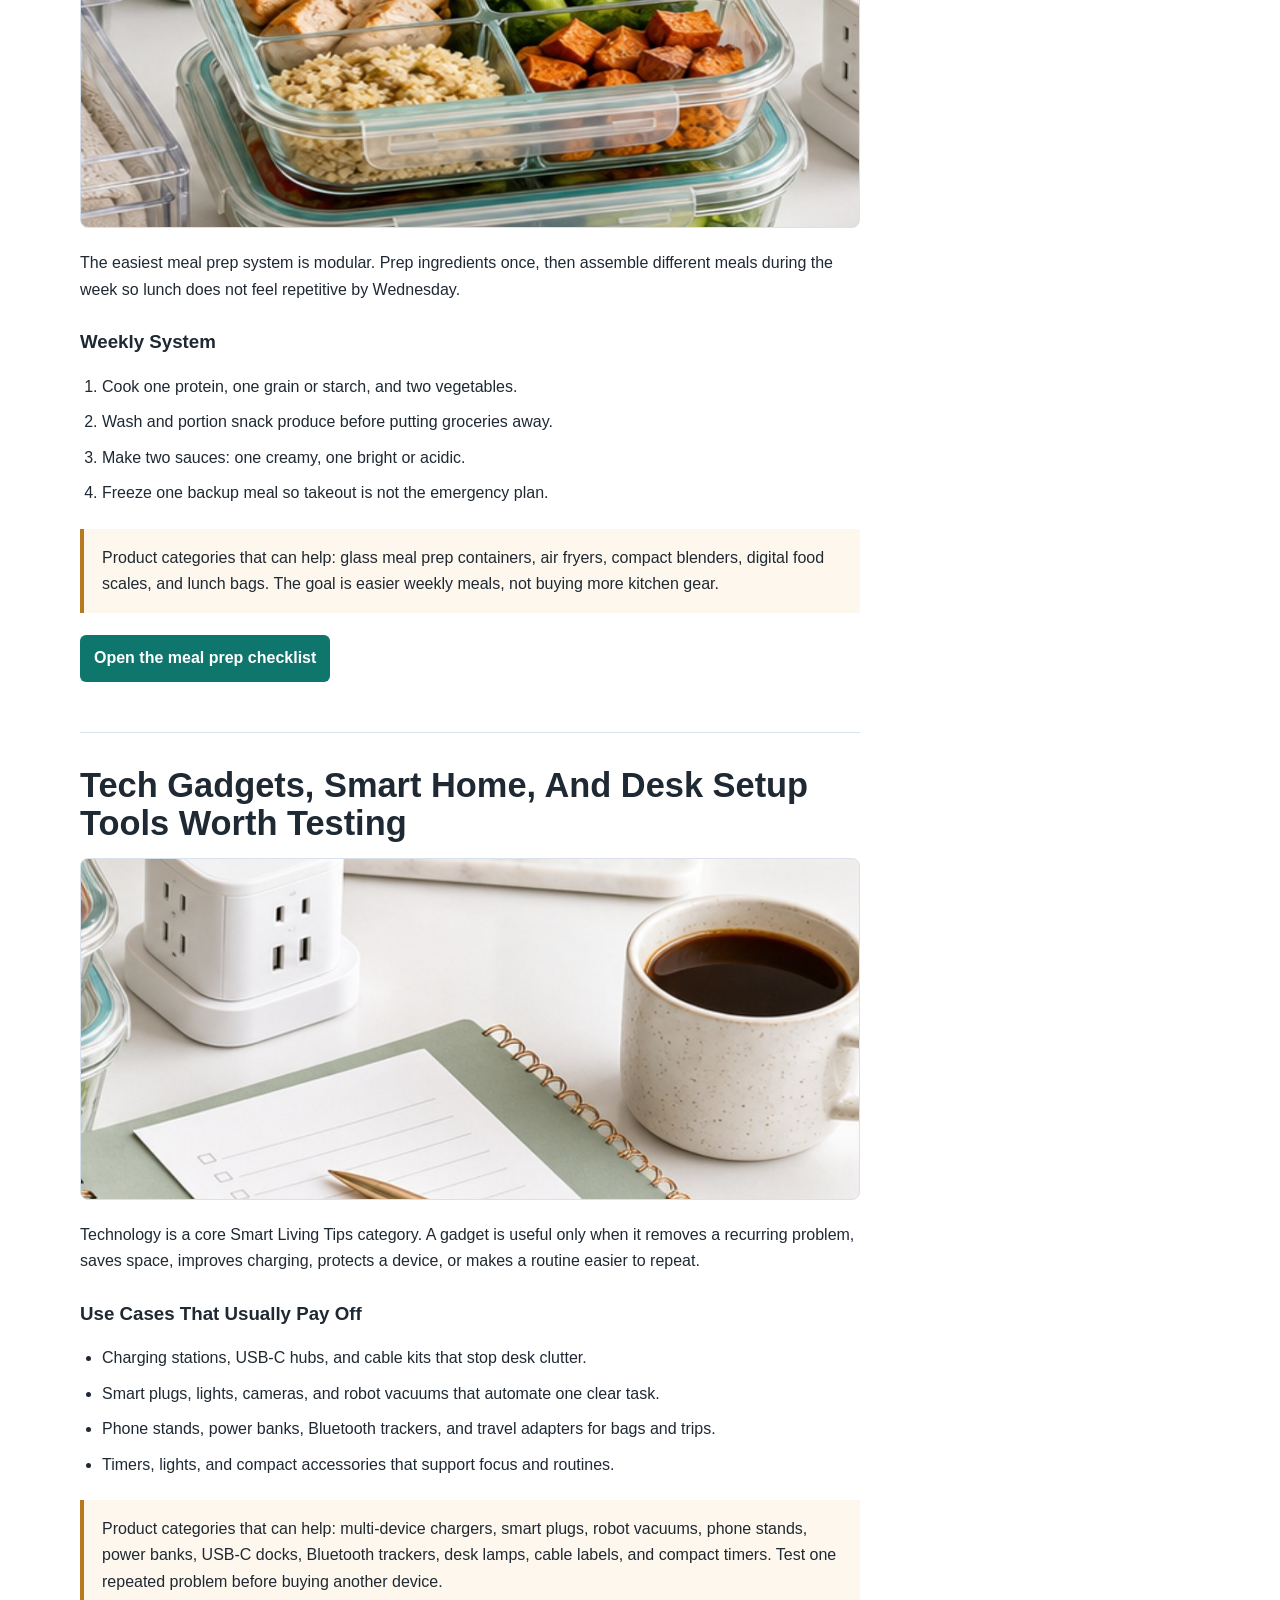
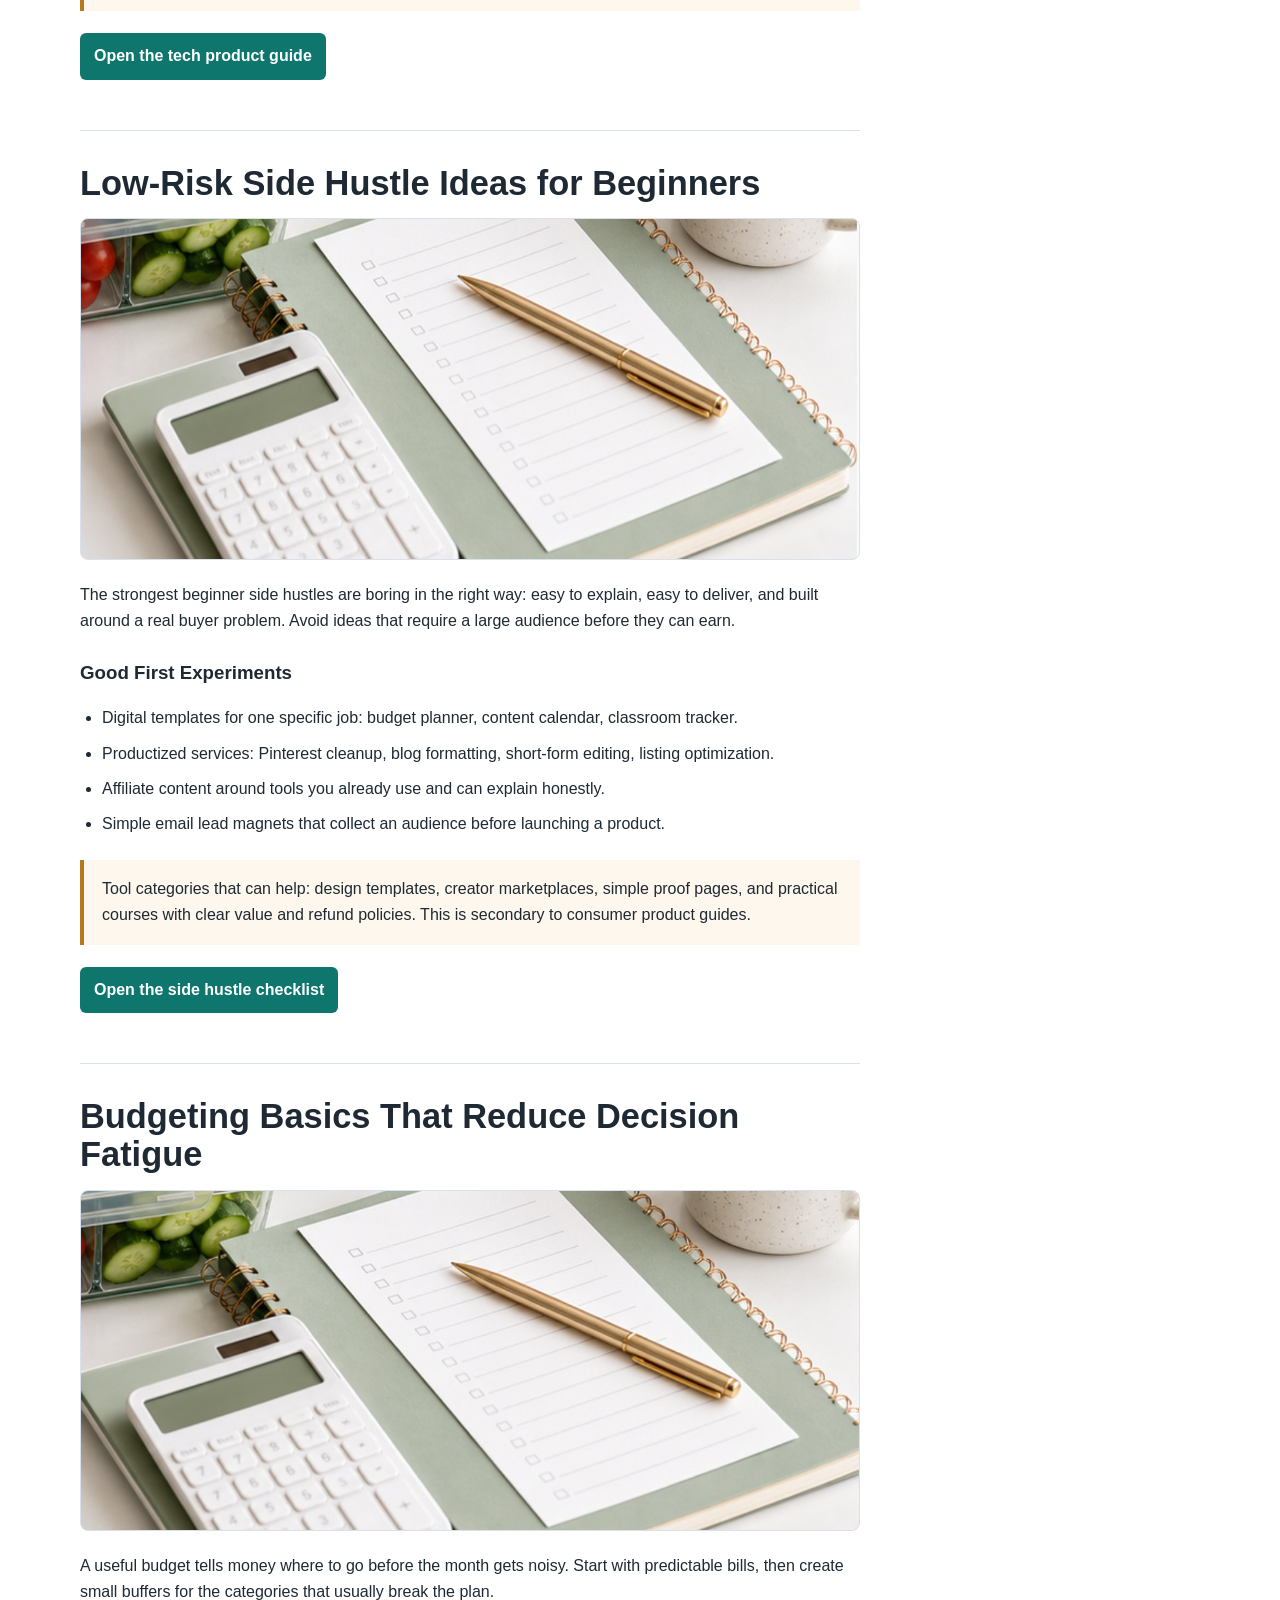
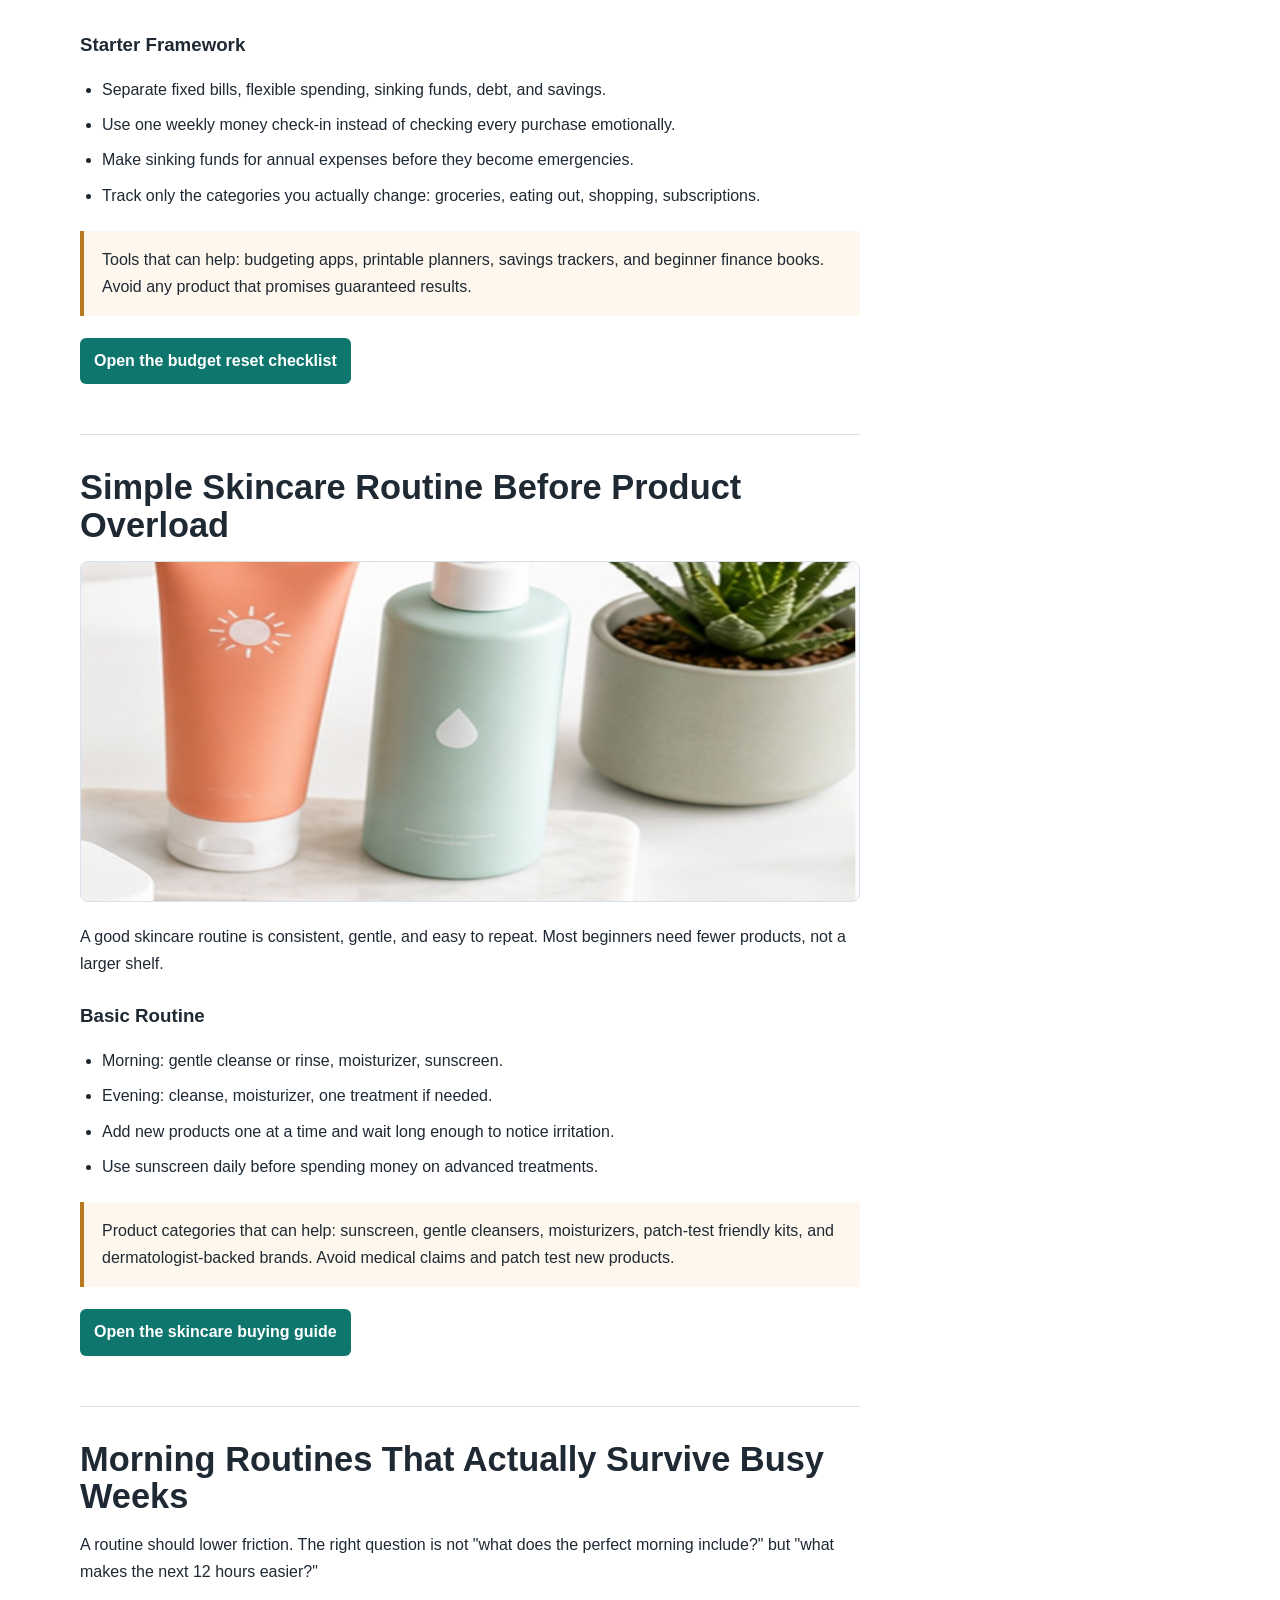
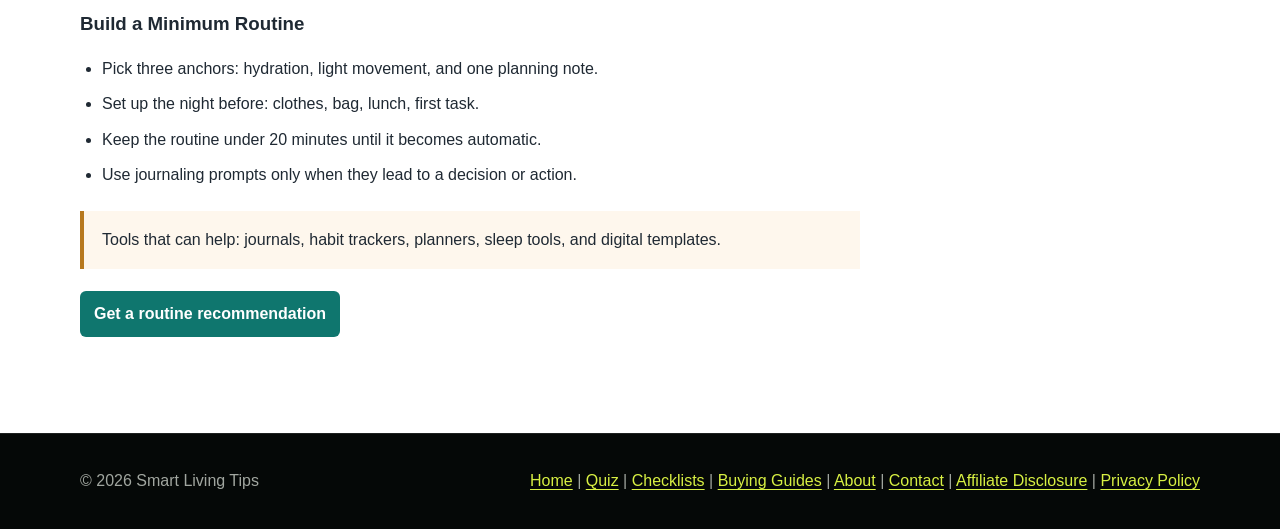
<file: guides.html>
<!DOCTYPE html>
<html lang="en">
<head>
  <meta charset="UTF-8">
  <meta name="viewport" content="width=device-width, initial-scale=1.0">
  <meta name="description" content="Smart living guides for tech gadgets, smart home, phone accessories, home organization, meal prep, budgeting, skincare, and daily routines.">
  <title>Smart Living Tips Guides</title>
  <link rel="stylesheet" href="styles.css">
</head>
<body>
  <header class="site-header">
    <nav class="nav">
      <a class="brand" href="index.html"><img src="assets/logo.png" alt="">Smart Living Tips</a>
      <div class="nav-links">
        <a href="#home-organization">Home</a>
        <a href="#meal-prep">Meal Prep</a>
        <a href="#useful-gadgets">Tech</a>
        <a href="#budgeting">Budgeting</a>
        <a href="quiz.html">Quiz</a>
        <a href="shop.html">Buying Guides</a>
        <a href="digital-products.html">Products</a>
        <a href="about.html">About</a>
        <a href="contact.html">Contact</a>
        <a href="affiliate-disclosure.html">Disclosure</a>
      </div>
    </nav>
  </header>

  <main class="section">
    <div class="section-inner content-layout">
      <article class="article">
        <h1>Smart Living Guides</h1>
        <p class="section-lede">Use these guides as practical checklists. Commercial links are disclosed clearly when present and do not change the editorial checklist.</p>
        <div class="conversion-strip">
          <strong>Not sure where to start?</strong>
          <a class="button" href="quiz.html?utm_source=guide&utm_medium=internal&utm_campaign=quiz">Take the quick quiz</a>
          <a class="button secondary" href="lead-magnets.html?utm_source=guide&utm_medium=internal&utm_campaign=checklists">Get free checklists</a>
          <a class="button secondary" href="digital-products.html?utm_source=guide&utm_medium=internal&utm_campaign=products">View digital products</a>
        </div>

        <section id="home-organization">
          <h2>Small Space Organization That Stays Organized</h2>
          <div class="product-scene scene-storage article-scene" role="img" aria-label="Storage bins, drawer organizers, labels, and compact shelving"></div>
          <p>Good organization starts with fewer decisions, not more bins. The best small-space systems make the next action obvious: where an item belongs, when it leaves the room, and what gets restocked.</p>
          <h3>Quick Wins</h3>
          <ul>
            <li>Use one visible tray for daily drop-zone items, then clear it every night.</li>
            <li>Group storage by task: morning routine, cleaning reset, meal prep, paperwork.</li>
            <li>Buy containers only after measuring the shelf and counting the items.</li>
            <li>Keep one donation bag active so clutter leaves the house before the weekend.</li>
          </ul>
          <div class="callout">Product categories that can help: measured storage bins, drawer dividers, label makers, under-sink organizers, and compact shelving. Choose the item that solves the specific storage problem first.</div>
          <p><a class="button secondary" href="shop.html#small-space-storage">Open the storage buying guide</a></p>
        </section>

        <section id="meal-prep">
          <h2>Healthy Meal Prep Without Cooking All Sunday</h2>
          <div class="product-scene scene-kitchen article-scene" role="img" aria-label="Meal prep containers, fresh food, and kitchen tools"></div>
          <p>The easiest meal prep system is modular. Prep ingredients once, then assemble different meals during the week so lunch does not feel repetitive by Wednesday.</p>
          <h3>Weekly System</h3>
          <ol>
            <li>Cook one protein, one grain or starch, and two vegetables.</li>
            <li>Wash and portion snack produce before putting groceries away.</li>
            <li>Make two sauces: one creamy, one bright or acidic.</li>
            <li>Freeze one backup meal so takeout is not the emergency plan.</li>
          </ol>
          <div class="callout">Product categories that can help: glass meal prep containers, air fryers, compact blenders, digital food scales, and lunch bags. The goal is easier weekly meals, not buying more kitchen gear.</div>
          <p><a class="button secondary" href="lead-magnets.html#meal-prep">Open the meal prep checklist</a></p>
        </section>

        <section id="useful-gadgets">
          <span id="ai-tools" class="anchor-alias"></span>
          <h2>Tech Gadgets, Smart Home, And Desk Setup Tools Worth Testing</h2>
          <div class="product-scene scene-gadgets article-scene" role="img" aria-label="Desk charging station, cable labels, timer, and useful gadgets"></div>
          <p>Technology is a core Smart Living Tips category. A gadget is useful only when it removes a recurring problem, saves space, improves charging, protects a device, or makes a routine easier to repeat.</p>
          <h3>Use Cases That Usually Pay Off</h3>
          <ul>
            <li>Charging stations, USB-C hubs, and cable kits that stop desk clutter.</li>
            <li>Smart plugs, lights, cameras, and robot vacuums that automate one clear task.</li>
            <li>Phone stands, power banks, Bluetooth trackers, and travel adapters for bags and trips.</li>
            <li>Timers, lights, and compact accessories that support focus and routines.</li>
          </ul>
          <div class="callout">Product categories that can help: multi-device chargers, smart plugs, robot vacuums, phone stands, power banks, USB-C docks, Bluetooth trackers, desk lamps, cable labels, and compact timers. Test one repeated problem before buying another device.</div>
          <p><a class="button secondary" href="shop.html#tech-desk-setup">Open the tech product guide</a></p>
        </section>

        <section id="side-hustles">
          <h2>Low-Risk Side Hustle Ideas for Beginners</h2>
          <div class="product-scene scene-creator article-scene" role="img" aria-label="Creator checklist, simple proof page, and planning tools"></div>
          <p>The strongest beginner side hustles are boring in the right way: easy to explain, easy to deliver, and built around a real buyer problem. Avoid ideas that require a large audience before they can earn.</p>
          <h3>Good First Experiments</h3>
          <ul>
            <li>Digital templates for one specific job: budget planner, content calendar, classroom tracker.</li>
            <li>Productized services: Pinterest cleanup, blog formatting, short-form editing, listing optimization.</li>
            <li>Affiliate content around tools you already use and can explain honestly.</li>
            <li>Simple email lead magnets that collect an audience before launching a product.</li>
          </ul>
          <div class="callout">Tool categories that can help: design templates, creator marketplaces, simple proof pages, and practical courses with clear value and refund policies. This is secondary to consumer product guides.</div>
          <p><a class="button secondary" href="website-launch.html#side-hustle">Open the side hustle checklist</a></p>
        </section>

        <section id="budgeting">
          <h2>Budgeting Basics That Reduce Decision Fatigue</h2>
          <div class="product-scene scene-budget article-scene" role="img" aria-label="Budget planner, calculator, and weekly money tracker"></div>
          <p>A useful budget tells money where to go before the month gets noisy. Start with predictable bills, then create small buffers for the categories that usually break the plan.</p>
          <h3>Starter Framework</h3>
          <ul>
            <li>Separate fixed bills, flexible spending, sinking funds, debt, and savings.</li>
            <li>Use one weekly money check-in instead of checking every purchase emotionally.</li>
            <li>Make sinking funds for annual expenses before they become emergencies.</li>
            <li>Track only the categories you actually change: groceries, eating out, shopping, subscriptions.</li>
          </ul>
          <div class="callout">Tools that can help: budgeting apps, printable planners, savings trackers, and beginner finance books. Avoid any product that promises guaranteed results.</div>
          <p><a class="button secondary" href="lead-magnets.html#budget">Open the budget reset checklist</a></p>
        </section>

        <section id="skincare">
          <h2>Simple Skincare Routine Before Product Overload</h2>
          <div class="product-scene scene-skincare article-scene" role="img" aria-label="Cleanser, moisturizer, sunscreen, and simple skincare products"></div>
          <p>A good skincare routine is consistent, gentle, and easy to repeat. Most beginners need fewer products, not a larger shelf.</p>
          <h3>Basic Routine</h3>
          <ul>
            <li>Morning: gentle cleanse or rinse, moisturizer, sunscreen.</li>
            <li>Evening: cleanse, moisturizer, one treatment if needed.</li>
            <li>Add new products one at a time and wait long enough to notice irritation.</li>
            <li>Use sunscreen daily before spending money on advanced treatments.</li>
          </ul>
          <div class="callout">Product categories that can help: sunscreen, gentle cleansers, moisturizers, patch-test friendly kits, and dermatologist-backed brands. Avoid medical claims and patch test new products.</div>
          <p><a class="button secondary" href="shop.html#skincare-starter-kit">Open the skincare buying guide</a></p>
        </section>

        <section id="routines">
          <h2>Morning Routines That Actually Survive Busy Weeks</h2>
          <p>A routine should lower friction. The right question is not "what does the perfect morning include?" but "what makes the next 12 hours easier?"</p>
          <h3>Build a Minimum Routine</h3>
          <ul>
            <li>Pick three anchors: hydration, light movement, and one planning note.</li>
            <li>Set up the night before: clothes, bag, lunch, first task.</li>
            <li>Keep the routine under 20 minutes until it becomes automatic.</li>
            <li>Use journaling prompts only when they lead to a decision or action.</li>
          </ul>
          <div class="callout">Tools that can help: journals, habit trackers, planners, sleep tools, and digital templates.</div>
          <p><a class="button secondary" href="quiz.html?utm_source=routine-guide&utm_medium=internal&utm_campaign=quiz">Get a routine recommendation</a></p>
        </section>

      </article>

      <aside class="sidebar">
        <div class="side-box">
          <h3>Guide Index</h3>
          <ul>
            <li><a href="#home-organization">Home Organization</a></li>
            <li><a href="#meal-prep">Meal Prep</a></li>
            <li><a href="#useful-gadgets">Useful Gadgets</a></li>
            <li><a href="#side-hustles">Side Hustles</a></li>
            <li><a href="#budgeting">Budgeting</a></li>
            <li><a href="#skincare">Skincare</a></li>
            <li><a href="#routines">Routines</a></li>
          </ul>
        </div>
        <div class="side-box">
          <h3>Disclosure</h3>
          <p>Some links may earn a commission. We keep disclosures visible and product context specific.</p>
          <a href="affiliate-disclosure.html">Read disclosure</a>
        </div>
        <div class="side-box">
          <h3>Conversion Tools</h3>
          <ul>
            <li><a href="quiz.html">Smart living quiz</a></li>
            <li><a href="lead-magnets.html">Free checklists</a></li>
            <li><a href="shop.html">Buying guides</a></li>
          </ul>
        </div>
      </aside>
    </div>
  </main>

  <footer class="footer">
    <div class="footer-inner">
      <span>&copy; 2026 Smart Living Tips</span>
      <span><a href="index.html">Home</a> | <a href="quiz.html">Quiz</a> | <a href="lead-magnets.html">Checklists</a> | <a href="shop.html">Buying Guides</a> | <a href="about.html">About</a> | <a href="contact.html">Contact</a> | <a href="affiliate-disclosure.html">Affiliate Disclosure</a> | <a href="privacy.html">Privacy Policy</a></span>
    </div>
  </footer>
</body>
</html>
</file>
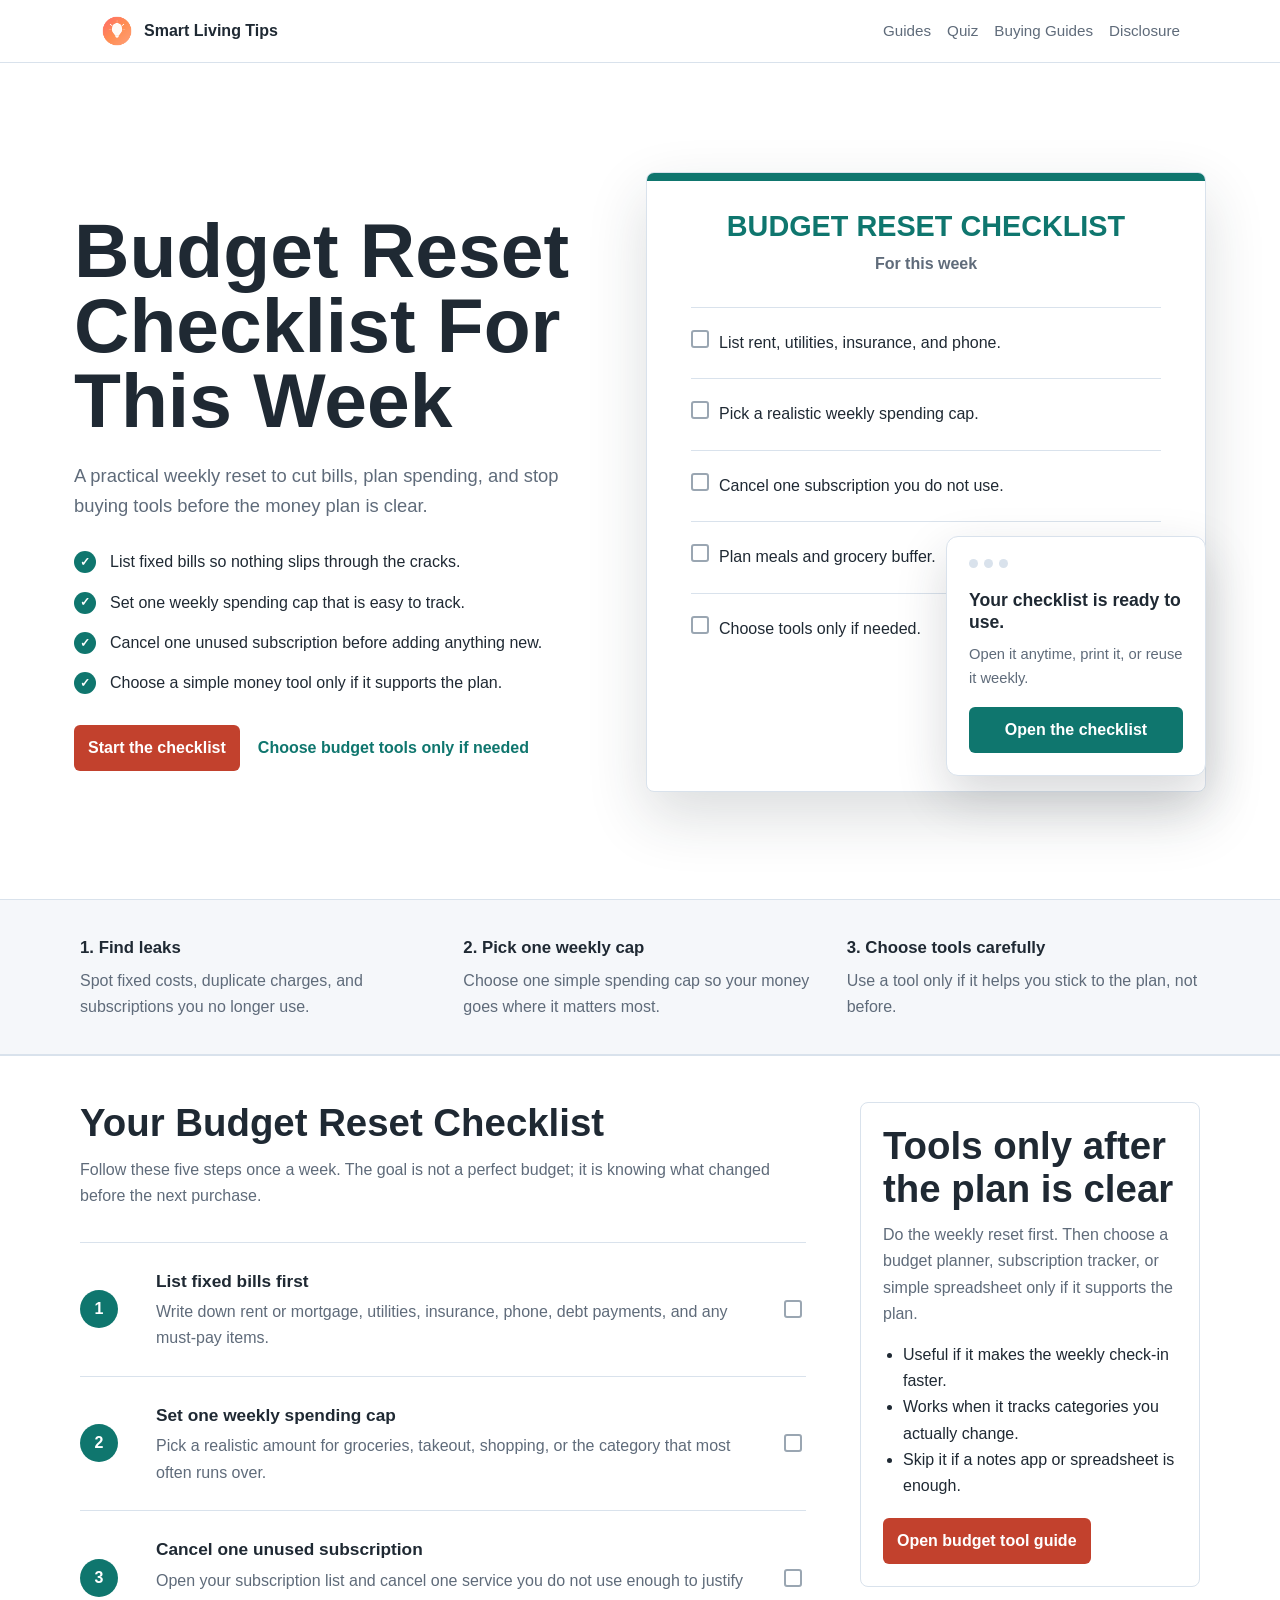
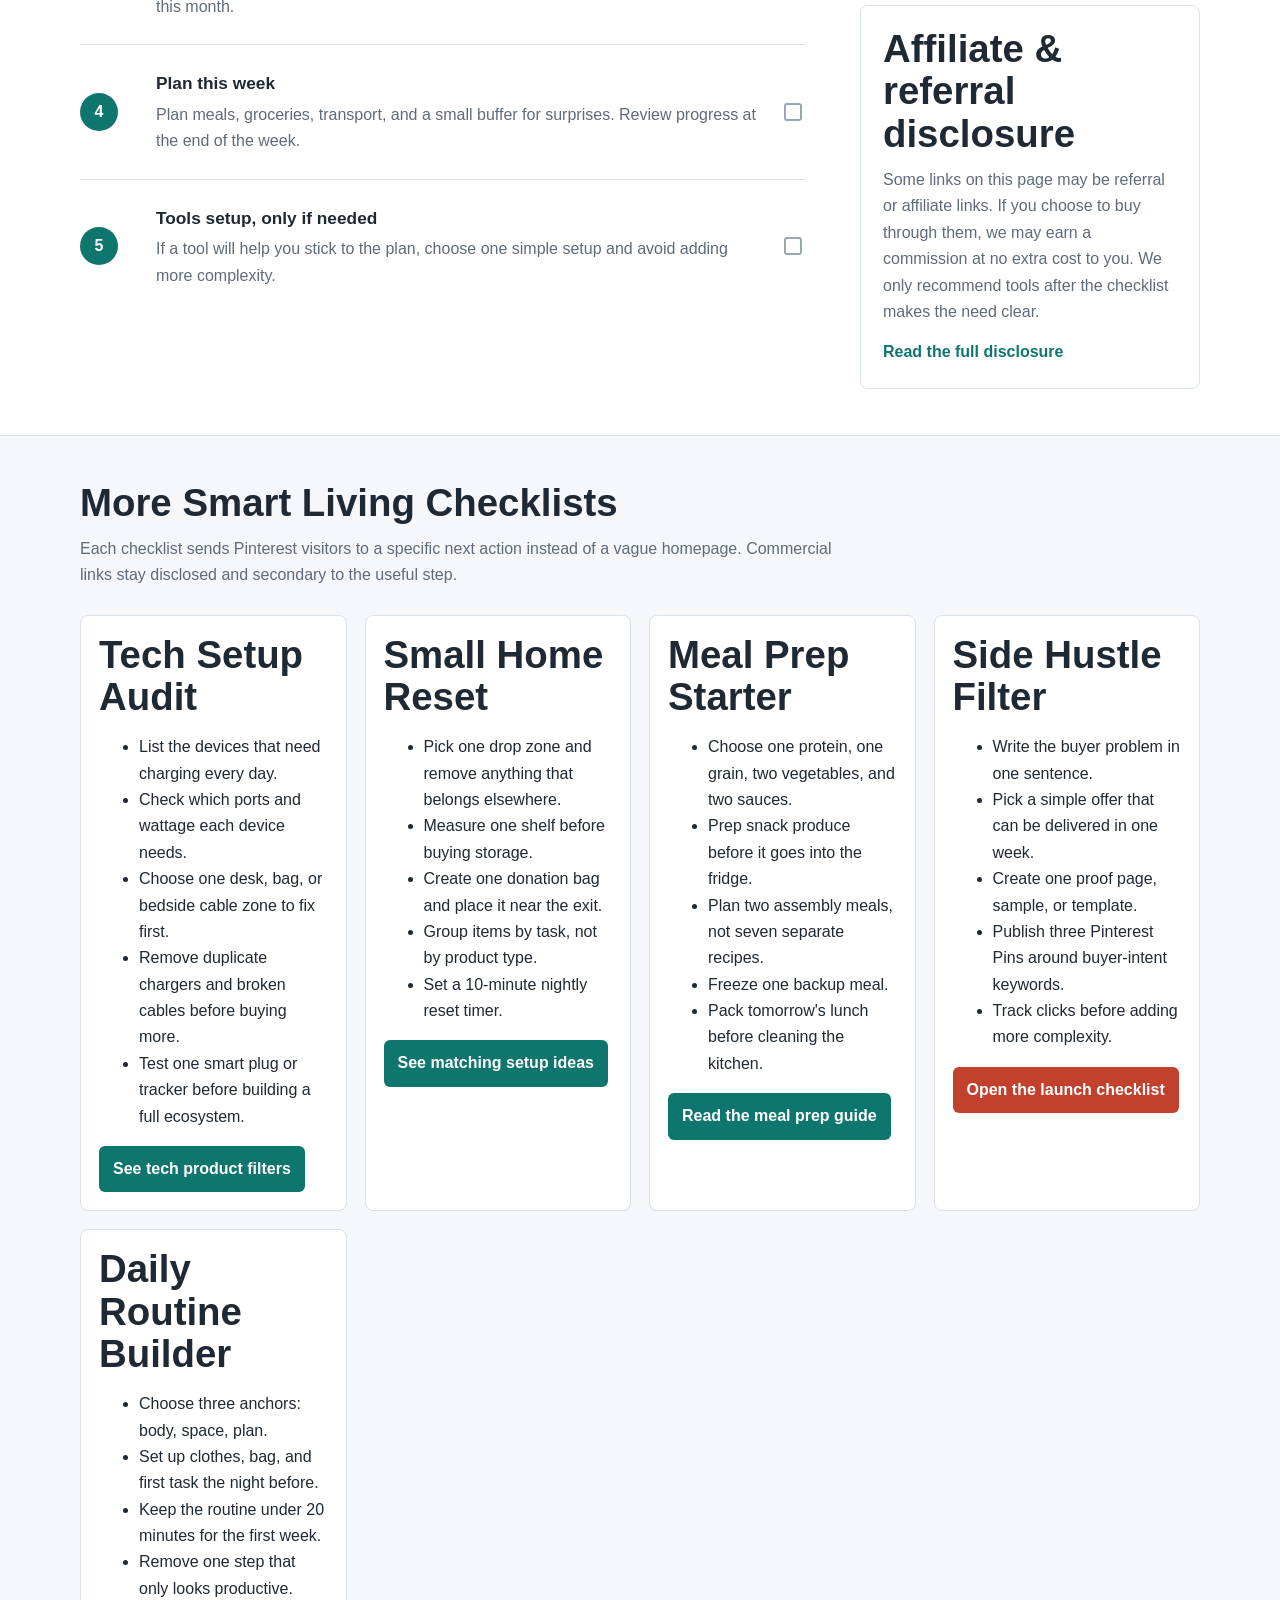
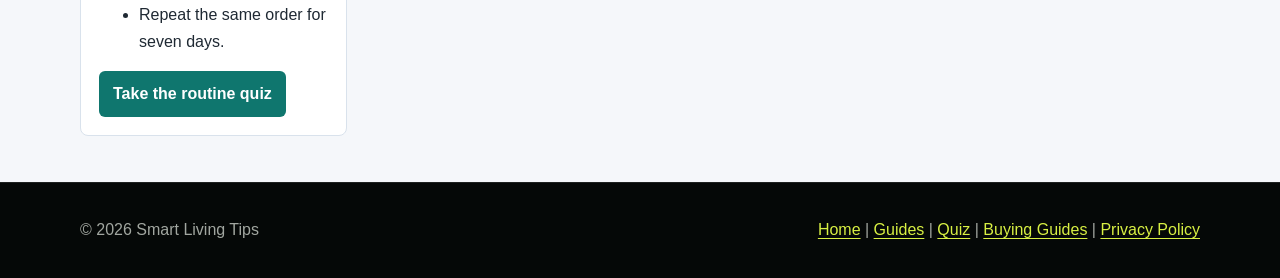
<file: lead-magnets.html>
<!DOCTYPE html>
<html lang="en">
<head>
  <meta charset="UTF-8">
  <meta name="viewport" content="width=device-width, initial-scale=1.0">
  <meta name="description" content="Use the free Budget Reset Checklist to list fixed bills, set a weekly spending cap, cancel one unused subscription, and choose money tools only if needed.">
  <title>Budget Reset Checklist For This Week | Smart Living Tips</title>
  <link rel="stylesheet" href="styles.css">
</head>
<body>
  <header class="site-header">
    <nav class="nav">
      <a class="brand" href="index.html"><img src="assets/logo.png" alt="">Smart Living Tips</a>
      <div class="nav-links">
        <a href="guides.html">Guides</a>
        <a href="quiz.html">Quiz</a>
        <a href="shop.html">Buying Guides</a>
        <a href="affiliate-disclosure.html">Disclosure</a>
      </div>
    </nav>
  </header>

  <main>
    <section id="budget" class="budget-hero">
      <div class="budget-hero-copy">
        <h1>Budget Reset Checklist For This Week</h1>
        <p>A practical weekly reset to cut bills, plan spending, and stop buying tools before the money plan is clear.</p>
        <ul class="proof-list">
          <li>List fixed bills so nothing slips through the cracks.</li>
          <li>Set one weekly spending cap that is easy to track.</li>
          <li>Cancel one unused subscription before adding anything new.</li>
          <li>Choose a simple money tool only if it supports the plan.</li>
        </ul>
        <div class="hero-actions">
          <a class="button" href="#checklist">Start the checklist</a>
          <a class="text-link" href="#tools">Choose budget tools only if needed</a>
        </div>
      </div>

      <div class="budget-preview" aria-label="Budget reset checklist preview">
        <div class="paper-preview">
          <span class="paper-bar"></span>
          <h2>Budget Reset Checklist</h2>
          <p>For this week</p>
          <div class="mini-task"><span></span>List rent, utilities, insurance, and phone.</div>
          <div class="mini-task"><span></span>Pick a realistic weekly spending cap.</div>
          <div class="mini-task"><span></span>Cancel one subscription you do not use.</div>
          <div class="mini-task"><span></span>Plan meals and grocery buffer.</div>
          <div class="mini-task"><span></span>Choose tools only if needed.</div>
        </div>
        <div class="browser-preview">
          <div class="window-dots"><span></span><span></span><span></span></div>
          <strong>Your checklist is ready to use.</strong>
          <p>Open it anytime, print it, or reuse it weekly.</p>
          <a href="#checklist">Open the checklist</a>
        </div>
      </div>
    </section>

    <section class="help-strip" aria-label="How this checklist helps">
      <div>
        <strong>1. Find leaks</strong>
        <p>Spot fixed costs, duplicate charges, and subscriptions you no longer use.</p>
      </div>
      <div>
        <strong>2. Pick one weekly cap</strong>
        <p>Choose one simple spending cap so your money goes where it matters most.</p>
      </div>
      <div>
        <strong>3. Choose tools carefully</strong>
        <p>Use a tool only if it helps you stick to the plan, not before.</p>
      </div>
    </section>

    <section class="section">
      <div class="section-inner budget-layout">
        <div id="checklist" class="budget-checklist">
          <h2>Your Budget Reset Checklist</h2>
          <p class="section-lede">Follow these five steps once a week. The goal is not a perfect budget; it is knowing what changed before the next purchase.</p>

          <ol class="action-list">
            <li>
              <div>
                <strong>List fixed bills first</strong>
                <p>Write down rent or mortgage, utilities, insurance, phone, debt payments, and any must-pay items.</p>
              </div>
              <span aria-hidden="true"></span>
            </li>
            <li>
              <div>
                <strong>Set one weekly spending cap</strong>
                <p>Pick a realistic amount for groceries, takeout, shopping, or the category that most often runs over.</p>
              </div>
              <span aria-hidden="true"></span>
            </li>
            <li>
              <div>
                <strong>Cancel one unused subscription</strong>
                <p>Open your subscription list and cancel one service you do not use enough to justify this month.</p>
              </div>
              <span aria-hidden="true"></span>
            </li>
            <li>
              <div>
                <strong>Plan this week</strong>
                <p>Plan meals, groceries, transport, and a small buffer for surprises. Review progress at the end of the week.</p>
              </div>
              <span aria-hidden="true"></span>
            </li>
            <li>
              <div>
                <strong>Tools setup, only if needed</strong>
                <p>If a tool will help you stick to the plan, choose one simple setup and avoid adding more complexity.</p>
              </div>
              <span aria-hidden="true"></span>
            </li>
          </ol>
        </div>

        <aside id="tools" class="budget-sidebar">
          <div class="tool-offer">
            <h2>Tools only after the plan is clear</h2>
            <p>Do the weekly reset first. Then choose a budget planner, subscription tracker, or simple spreadsheet only if it supports the plan.</p>
            <ul>
              <li>Useful if it makes the weekly check-in faster.</li>
              <li>Works when it tracks categories you actually change.</li>
              <li>Skip it if a notes app or spreadsheet is enough.</li>
            </ul>
            <a class="button" href="shop.html#budget-tools">Open budget tool guide</a>
          </div>
          <div class="disclosure-box">
            <h2>Affiliate & referral disclosure</h2>
            <p>Some links on this page may be referral or affiliate links. If you choose to buy through them, we may earn a commission at no extra cost to you. We only recommend tools after the checklist makes the need clear.</p>
            <a class="text-link" href="affiliate-disclosure.html">Read the full disclosure</a>
          </div>
        </aside>
      </div>
    </section>

    <section class="section checklist-library">
      <div class="section-inner">
        <h2>More Smart Living Checklists</h2>
        <p class="section-lede">Each checklist sends Pinterest visitors to a specific next action instead of a vague homepage. Commercial links stay disclosed and secondary to the useful step.</p>

        <div class="checklist-grid">
          <article id="tech-setup" class="checklist-card">
            <h2>Tech Setup Audit</h2>
            <ul>
              <li>List the devices that need charging every day.</li>
              <li>Check which ports and wattage each device needs.</li>
              <li>Choose one desk, bag, or bedside cable zone to fix first.</li>
              <li>Remove duplicate chargers and broken cables before buying more.</li>
              <li>Test one smart plug or tracker before building a full ecosystem.</li>
            </ul>
            <a class="button secondary" href="shop.html#tech-desk-setup">See tech product filters</a>
          </article>

          <article id="home-reset" class="checklist-card">
            <h2>Small Home Reset</h2>
            <ul>
              <li>Pick one drop zone and remove anything that belongs elsewhere.</li>
              <li>Measure one shelf before buying storage.</li>
              <li>Create one donation bag and place it near the exit.</li>
              <li>Group items by task, not by product type.</li>
              <li>Set a 10-minute nightly reset timer.</li>
            </ul>
            <a class="button secondary" href="shop.html#small-space-storage">See matching setup ideas</a>
          </article>

          <article id="meal-prep" class="checklist-card">
            <h2>Meal Prep Starter</h2>
            <ul>
              <li>Choose one protein, one grain, two vegetables, and two sauces.</li>
              <li>Prep snack produce before it goes into the fridge.</li>
              <li>Plan two assembly meals, not seven separate recipes.</li>
              <li>Freeze one backup meal.</li>
              <li>Pack tomorrow's lunch before cleaning the kitchen.</li>
            </ul>
            <a class="button secondary" href="guides.html#meal-prep">Read the meal prep guide</a>
          </article>

          <article id="side-hustle" class="checklist-card">
            <h2>Side Hustle Filter</h2>
            <ul>
              <li>Write the buyer problem in one sentence.</li>
              <li>Pick a simple offer that can be delivered in one week.</li>
              <li>Create one proof page, sample, or template.</li>
              <li>Publish three Pinterest Pins around buyer-intent keywords.</li>
              <li>Track clicks before adding more complexity.</li>
            </ul>
            <a class="button" href="website-launch.html#side-hustle">Open the launch checklist</a>
          </article>

          <article id="routine" class="checklist-card">
            <h2>Daily Routine Builder</h2>
            <ul>
              <li>Choose three anchors: body, space, plan.</li>
              <li>Set up clothes, bag, and first task the night before.</li>
              <li>Keep the routine under 20 minutes for the first week.</li>
              <li>Remove one step that only looks productive.</li>
              <li>Repeat the same order for seven days.</li>
            </ul>
            <a class="button secondary" href="quiz.html?topic=routine">Take the routine quiz</a>
          </article>
        </div>
      </div>
    </section>
  </main>

  <footer class="footer">
    <div class="footer-inner">
      <span>&copy; 2026 Smart Living Tips</span>
      <span><a href="index.html">Home</a> | <a href="guides.html">Guides</a> | <a href="quiz.html">Quiz</a> | <a href="shop.html">Buying Guides</a> | <a href="privacy.html">Privacy Policy</a></span>
    </div>
  </footer>
</body>
</html>
</file>
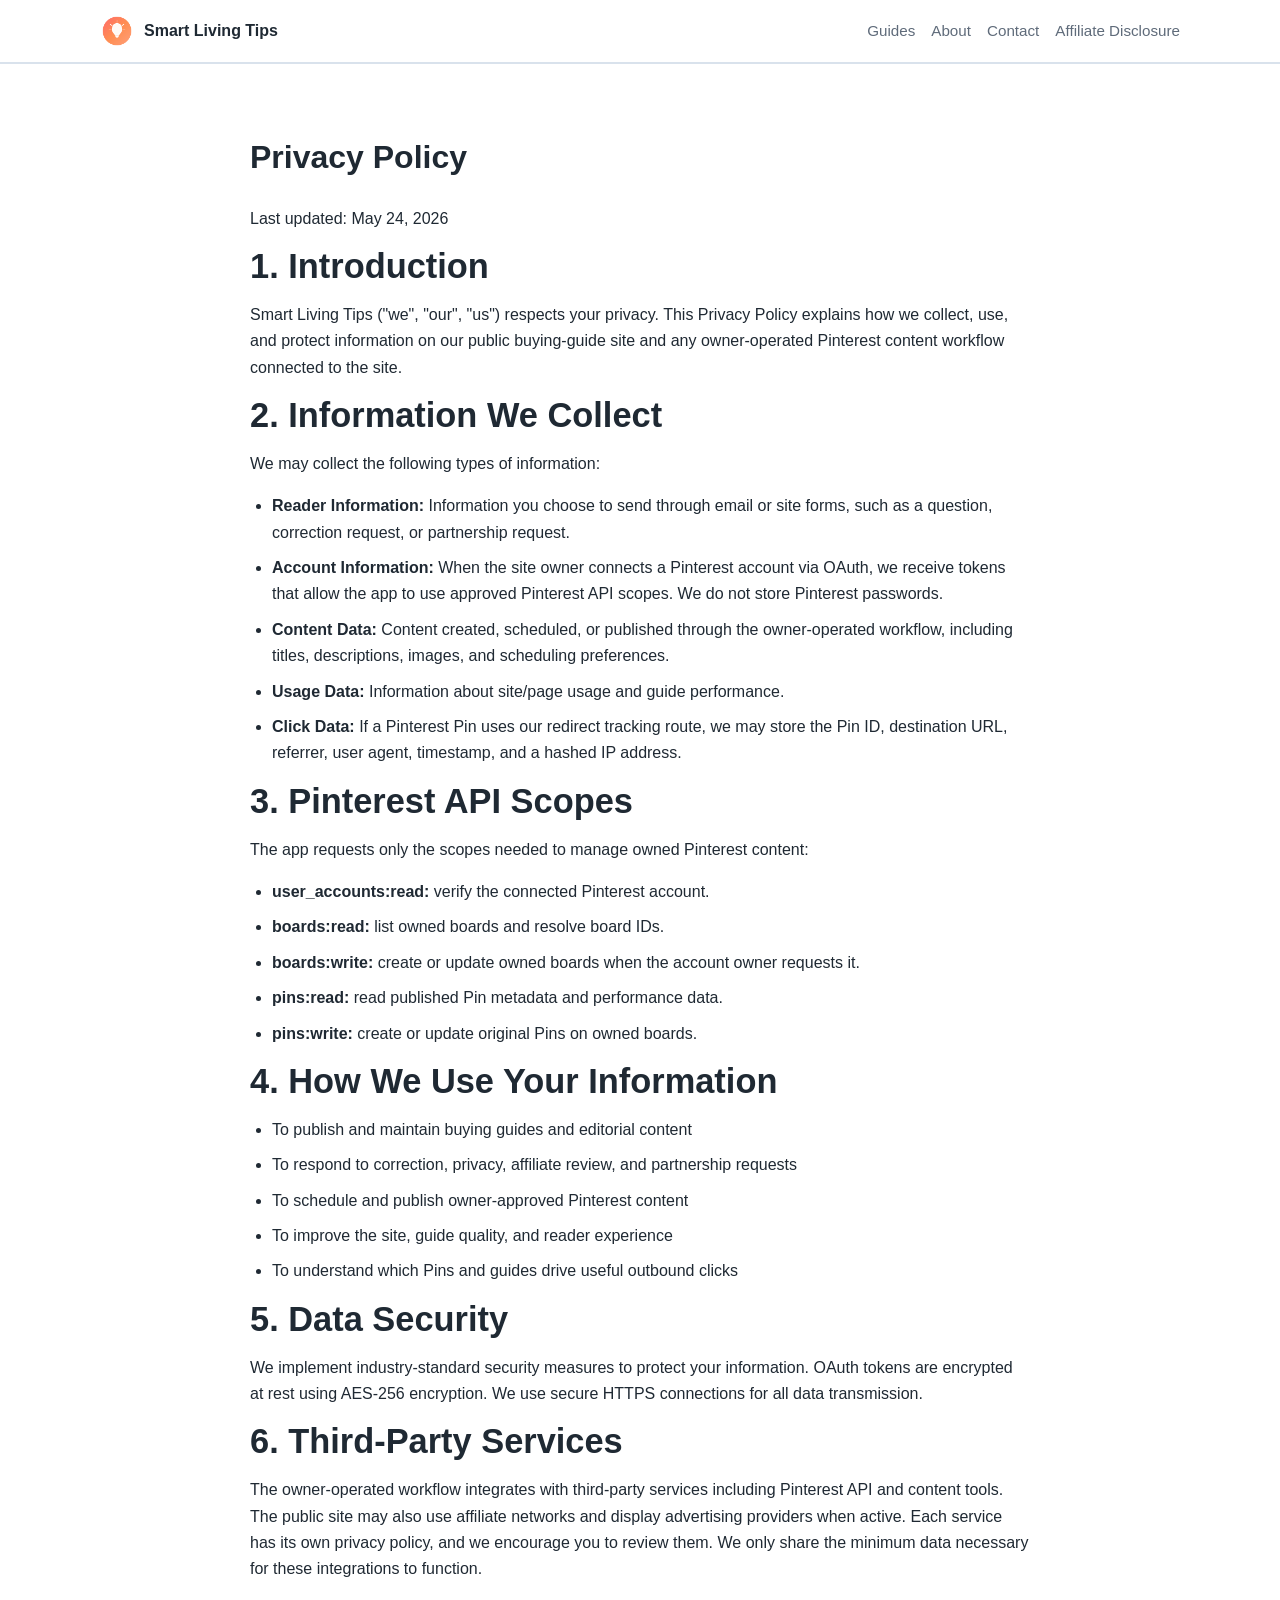
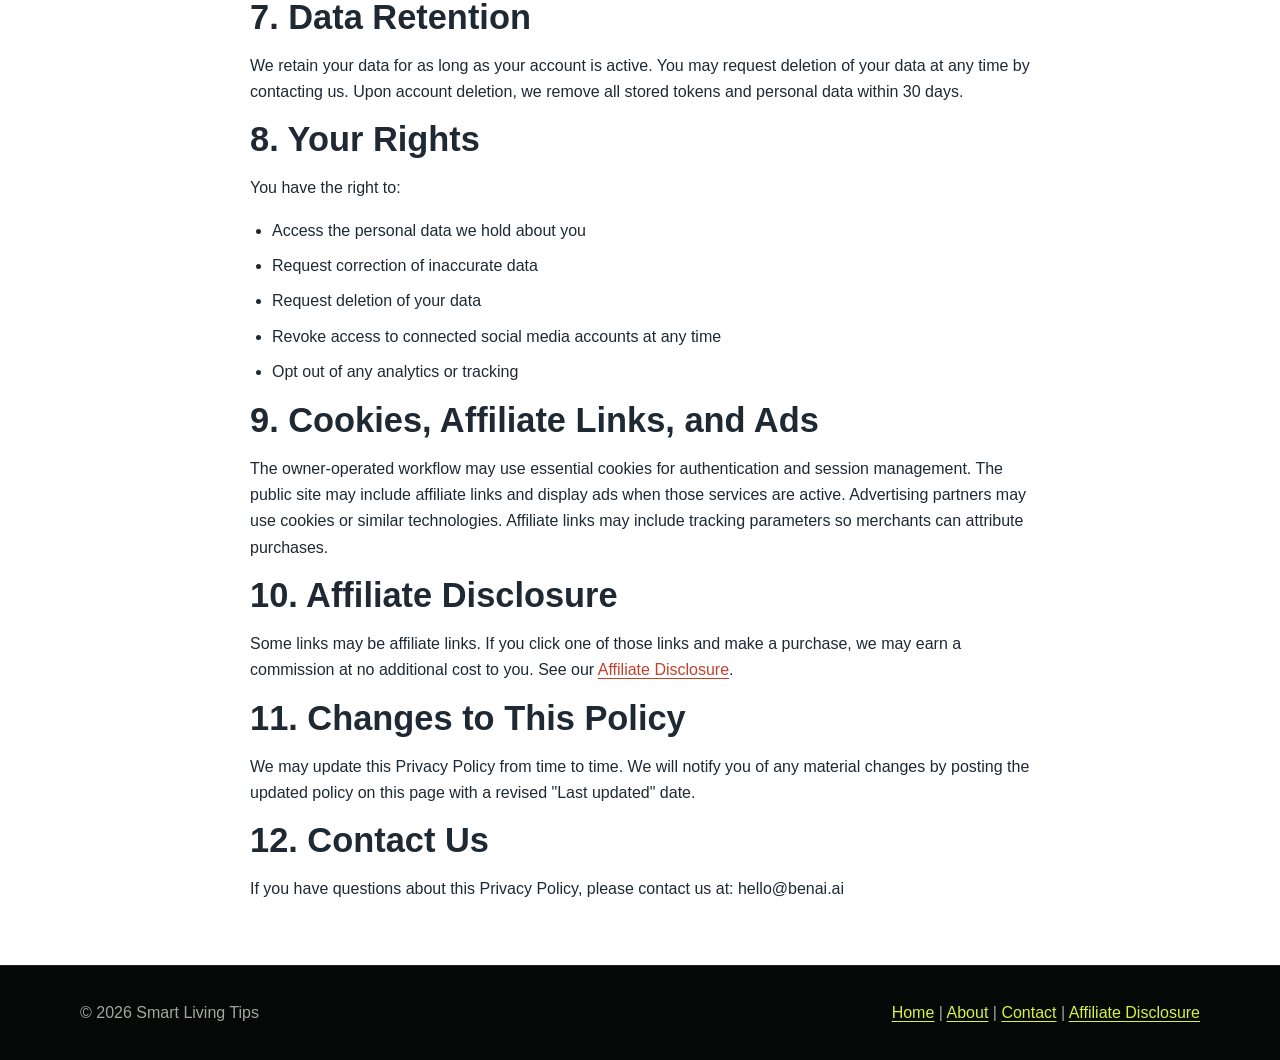
<file: privacy.html>
<!DOCTYPE html>
<html lang="en">
<head>
    <meta charset="UTF-8">
    <meta name="viewport" content="width=device-width, initial-scale=1.0">
    <title>Privacy Policy - Smart Living Tips</title>
    <link rel="stylesheet" href="styles.css">
</head>
<body>
    <header class="site-header">
        <nav class="nav">
            <a class="brand" href="index.html"><img src="assets/logo.png" alt="">Smart Living Tips</a>
            <div class="nav-links">
                <a href="guides.html">Guides</a>
                <a href="about.html">About</a>
                <a href="contact.html">Contact</a>
                <a href="affiliate-disclosure.html">Affiliate Disclosure</a>
            </div>
        </nav>
    </header>

    <main class="section">
      <div class="section-inner article">
        <h1>Privacy Policy</h1>
        <p>Last updated: May 24, 2026</p>

        <h2>1. Introduction</h2>
        <p>Smart Living Tips ("we", "our", "us") respects your privacy. This Privacy Policy explains how we collect, use, and protect information on our public buying-guide site and any owner-operated Pinterest content workflow connected to the site.</p>

        <h2>2. Information We Collect</h2>
        <p>We may collect the following types of information:</p>
        <ul>
            <li><strong>Reader Information:</strong> Information you choose to send through email or site forms, such as a question, correction request, or partnership request.</li>
            <li><strong>Account Information:</strong> When the site owner connects a Pinterest account via OAuth, we receive tokens that allow the app to use approved Pinterest API scopes. We do not store Pinterest passwords.</li>
            <li><strong>Content Data:</strong> Content created, scheduled, or published through the owner-operated workflow, including titles, descriptions, images, and scheduling preferences.</li>
            <li><strong>Usage Data:</strong> Information about site/page usage and guide performance.</li>
            <li><strong>Click Data:</strong> If a Pinterest Pin uses our redirect tracking route, we may store the Pin ID, destination URL, referrer, user agent, timestamp, and a hashed IP address.</li>
        </ul>

        <h2>3. Pinterest API Scopes</h2>
        <p>The app requests only the scopes needed to manage owned Pinterest content:</p>
        <ul>
            <li><strong>user_accounts:read:</strong> verify the connected Pinterest account.</li>
            <li><strong>boards:read:</strong> list owned boards and resolve board IDs.</li>
            <li><strong>boards:write:</strong> create or update owned boards when the account owner requests it.</li>
            <li><strong>pins:read:</strong> read published Pin metadata and performance data.</li>
            <li><strong>pins:write:</strong> create or update original Pins on owned boards.</li>
        </ul>

        <h2>4. How We Use Your Information</h2>
        <ul>
            <li>To publish and maintain buying guides and editorial content</li>
            <li>To respond to correction, privacy, affiliate review, and partnership requests</li>
            <li>To schedule and publish owner-approved Pinterest content</li>
            <li>To improve the site, guide quality, and reader experience</li>
            <li>To understand which Pins and guides drive useful outbound clicks</li>
        </ul>

        <h2>5. Data Security</h2>
        <p>We implement industry-standard security measures to protect your information. OAuth tokens are encrypted at rest using AES-256 encryption. We use secure HTTPS connections for all data transmission.</p>

        <h2>6. Third-Party Services</h2>
        <p>The owner-operated workflow integrates with third-party services including Pinterest API and content tools. The public site may also use affiliate networks and display advertising providers when active. Each service has its own privacy policy, and we encourage you to review them. We only share the minimum data necessary for these integrations to function.</p>

        <h2>7. Data Retention</h2>
        <p>We retain your data for as long as your account is active. You may request deletion of your data at any time by contacting us. Upon account deletion, we remove all stored tokens and personal data within 30 days.</p>

        <h2>8. Your Rights</h2>
        <p>You have the right to:</p>
        <ul>
            <li>Access the personal data we hold about you</li>
            <li>Request correction of inaccurate data</li>
            <li>Request deletion of your data</li>
            <li>Revoke access to connected social media accounts at any time</li>
            <li>Opt out of any analytics or tracking</li>
        </ul>

        <h2>9. Cookies, Affiliate Links, and Ads</h2>
        <p>The owner-operated workflow may use essential cookies for authentication and session management. The public site may include affiliate links and display ads when those services are active. Advertising partners may use cookies or similar technologies. Affiliate links may include tracking parameters so merchants can attribute purchases.</p>

        <h2>10. Affiliate Disclosure</h2>
        <p>Some links may be affiliate links. If you click one of those links and make a purchase, we may earn a commission at no additional cost to you. See our <a href="affiliate-disclosure.html">Affiliate Disclosure</a>.</p>

        <h2>11. Changes to This Policy</h2>
        <p>We may update this Privacy Policy from time to time. We will notify you of any material changes by posting the updated policy on this page with a revised "Last updated" date.</p>

        <h2>12. Contact Us</h2>
        <p>If you have questions about this Privacy Policy, please contact us at: hello@benai.ai</p>
      </div>
    </main>

    <footer class="footer">
        <div class="footer-inner">
            <span>&copy; 2026 Smart Living Tips</span>
            <span><a href="index.html">Home</a> | <a href="about.html">About</a> | <a href="contact.html">Contact</a> | <a href="affiliate-disclosure.html">Affiliate Disclosure</a></span>
        </div>
    </footer>
</body>
</html>
</file>
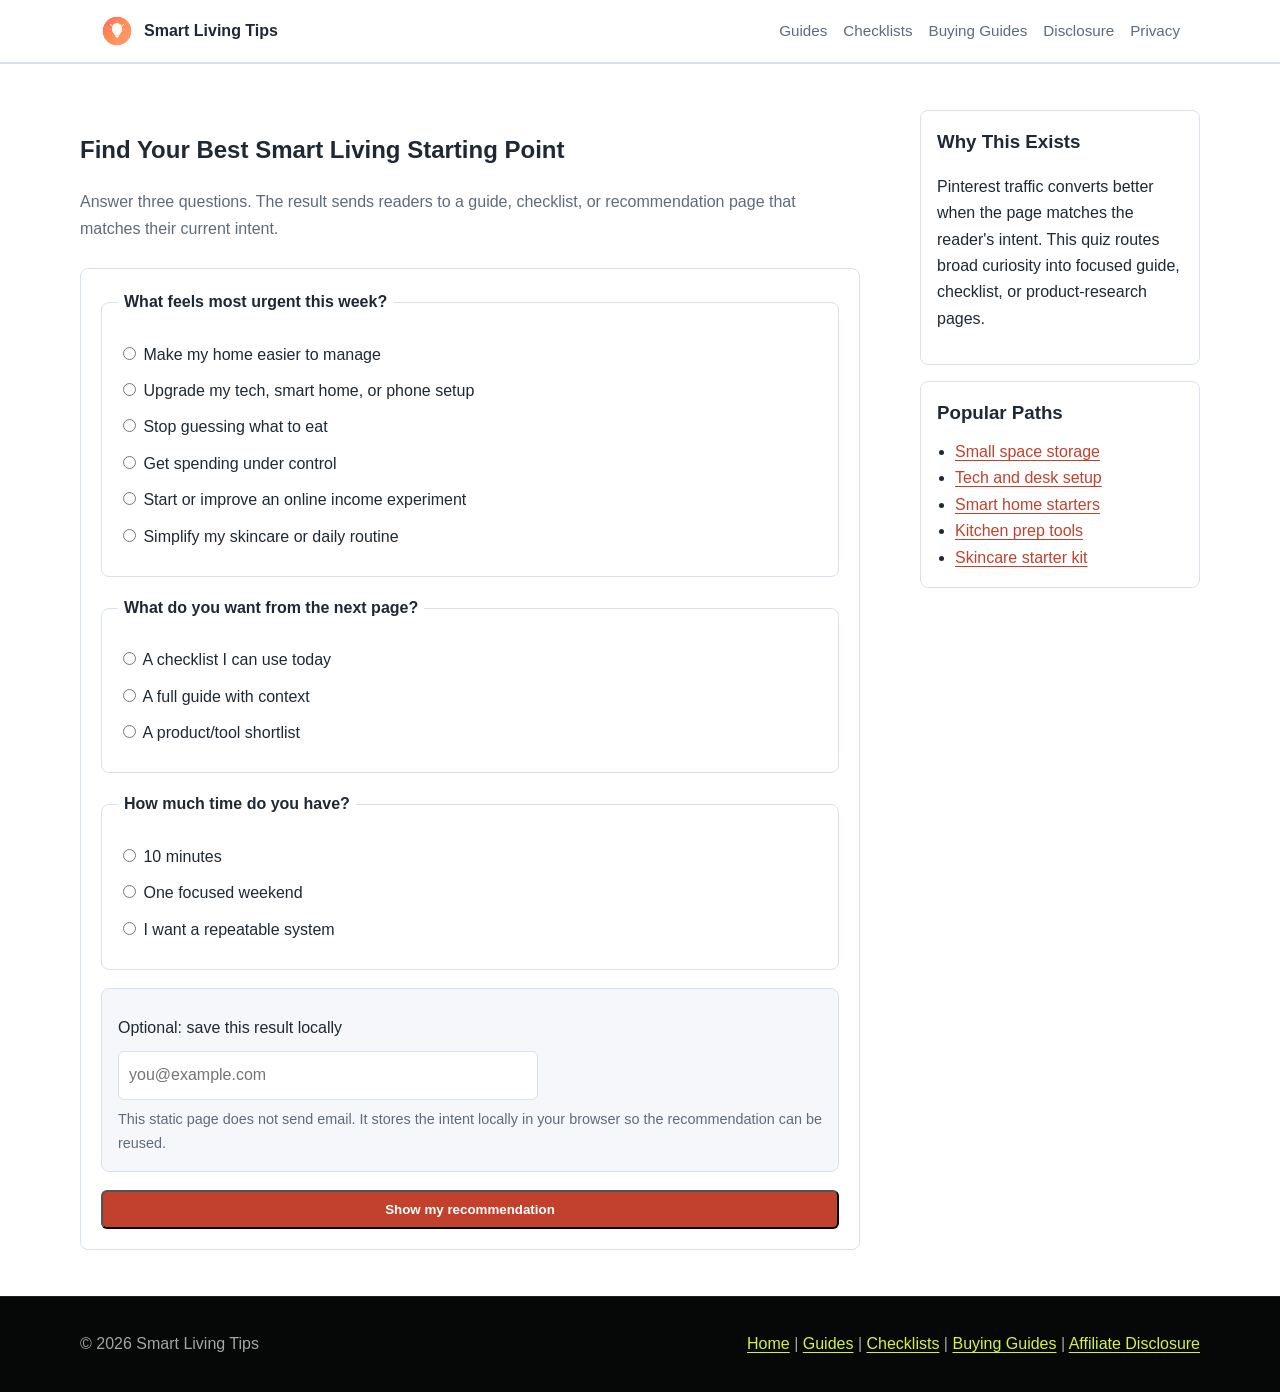
<file: quiz.html>
<!DOCTYPE html>
<html lang="en">
<head>
  <meta charset="UTF-8">
  <meta name="viewport" content="width=device-width, initial-scale=1.0">
  <meta name="description" content="Take a quick Smart Living Tips quiz and get a practical tech, smart home, home, kitchen, beauty, budget, or product recommendation path.">
  <title>Smart Living Tips Quiz</title>
  <link rel="stylesheet" href="styles.css">
</head>
<body>
  <header class="site-header">
    <nav class="nav">
      <a class="brand" href="index.html"><img src="assets/logo.png" alt="">Smart Living Tips</a>
      <div class="nav-links">
        <a href="guides.html">Guides</a>
        <a href="lead-magnets.html">Checklists</a>
        <a href="shop.html">Buying Guides</a>
        <a href="affiliate-disclosure.html">Disclosure</a>
        <a href="privacy.html">Privacy</a>
      </div>
    </nav>
  </header>

  <main class="section">
    <div class="section-inner content-layout">
      <article class="article">
        <h1>Find Your Best Smart Living Starting Point</h1>
        <p class="section-lede">Answer three questions. The result sends readers to a guide, checklist, or recommendation page that matches their current intent.</p>

        <form id="quiz" class="quiz-panel">
          <fieldset>
            <legend>What feels most urgent this week?</legend>
            <label><input type="radio" name="goal" value="home" required> Make my home easier to manage</label>
            <label><input type="radio" name="goal" value="tech"> Upgrade my tech, smart home, or phone setup</label>
            <label><input type="radio" name="goal" value="meal"> Stop guessing what to eat</label>
            <label><input type="radio" name="goal" value="money"> Get spending under control</label>
            <label><input type="radio" name="goal" value="business"> Start or improve an online income experiment</label>
            <label><input type="radio" name="goal" value="beauty"> Simplify my skincare or daily routine</label>
          </fieldset>

          <fieldset>
            <legend>What do you want from the next page?</legend>
            <label><input type="radio" name="format" value="checklist" required> A checklist I can use today</label>
            <label><input type="radio" name="format" value="guide"> A full guide with context</label>
            <label><input type="radio" name="format" value="products"> A product/tool shortlist</label>
          </fieldset>

          <fieldset>
            <legend>How much time do you have?</legend>
            <label><input type="radio" name="time" value="quick" required> 10 minutes</label>
            <label><input type="radio" name="time" value="weekend"> One focused weekend</label>
            <label><input type="radio" name="time" value="system"> I want a repeatable system</label>
          </fieldset>

          <div class="email-lite">
            <label for="email">Optional: save this result locally</label>
            <input id="email" name="email" type="email" placeholder="you@example.com">
            <p>This static page does not send email. It stores the intent locally in your browser so the recommendation can be reused.</p>
          </div>

          <button class="button" type="submit">Show my recommendation</button>
        </form>

        <section id="result" class="result-box" hidden>
          <h2>Your Recommendation</h2>
          <p id="result-copy"></p>
          <p><a id="result-link" class="button" href="guides.html">Open recommendation</a></p>
        </section>
      </article>

      <aside class="sidebar">
        <div class="side-box">
          <h3>Why This Exists</h3>
          <p>Pinterest traffic converts better when the page matches the reader's intent. This quiz routes broad curiosity into focused guide, checklist, or product-research pages.</p>
        </div>
        <div class="side-box">
          <h3>Popular Paths</h3>
          <ul>
            <li><a href="shop.html#small-space-storage">Small space storage</a></li>
            <li><a href="shop.html#tech-desk-setup">Tech and desk setup</a></li>
            <li><a href="shop.html#smart-home-starters">Smart home starters</a></li>
            <li><a href="shop.html#kitchen-prep-tools">Kitchen prep tools</a></li>
            <li><a href="shop.html#skincare-starter-kit">Skincare starter kit</a></li>
          </ul>
        </div>
      </aside>
    </div>
  </main>

  <footer class="footer">
    <div class="footer-inner">
      <span>&copy; 2026 Smart Living Tips</span>
      <span><a href="index.html">Home</a> | <a href="guides.html">Guides</a> | <a href="lead-magnets.html">Checklists</a> | <a href="shop.html">Buying Guides</a> | <a href="affiliate-disclosure.html">Affiliate Disclosure</a></span>
    </div>
  </footer>

  <script>
    const routes = {
      home: {
        guide: ["Small-space organization guide", "guides.html#home-organization"],
        checklist: ["Home reset checklist", "lead-magnets.html#home-reset"],
        products: ["Small space storage buying guide", "shop.html#small-space-storage"]
      },
      tech: {
        guide: ["Tech gadgets and smart home guide", "guides.html#useful-gadgets"],
        checklist: ["Tech setup audit checklist", "lead-magnets.html#tech-setup"],
        products: ["Tech and desk setup product guide", "shop.html#tech-desk-setup"]
      },
      meal: {
        guide: ["Healthy meal prep guide", "guides.html#meal-prep"],
        checklist: ["Meal prep checklist", "lead-magnets.html#meal-prep"],
        products: ["Kitchen prep tools buying guide", "shop.html#kitchen-prep-tools"]
      },
      money: {
        guide: ["Budgeting basics guide", "guides.html#budgeting"],
        checklist: ["Budget reset checklist", "lead-magnets.html#budget"],
        products: ["Budget tools buying guide", "shop.html#budget-tools"]
      },
      business: {
        guide: ["Side-hustle guide", "guides.html#side-hustles"],
        checklist: ["Side-hustle checklist", "lead-magnets.html#side-hustle"],
        products: ["Creator tools checklist", "shop.html#creator-tools"]
      },
      beauty: {
        guide: ["Skincare and routine guides", "guides.html#skincare"],
        checklist: ["Daily routine checklist", "lead-magnets.html#routine"],
        products: ["Beginner skincare buying guide", "shop.html#skincare-starter-kit"]
      }
    };

    document.getElementById("quiz").addEventListener("submit", (event) => {
      event.preventDefault();
      const data = new FormData(event.currentTarget);
      const goal = data.get("goal");
      const format = data.get("format");
      const email = String(data.get("email") || "").trim();
      const route = routes[goal][format] || routes[goal].guide;
      const [path, hash = ""] = route[1].split("#");
      const url = `${path}?utm_source=quiz&utm_medium=owned&utm_campaign=${encodeURIComponent(goal)}${hash ? `#${hash}` : ""}`;

      if (email) {
        localStorage.setItem("smartLivingLeadIntent", JSON.stringify({
          email,
          goal,
          format,
          createdAt: new Date().toISOString()
        }));
      }

      document.getElementById("result-copy").textContent = `Start with: ${route[0]}. This is the highest-match page for your current answer.`;
      document.getElementById("result-link").href = url;
      document.getElementById("result-link").textContent = `Open ${route[0]}`;
      document.getElementById("result").hidden = false;
      document.getElementById("result").scrollIntoView({ behavior: "smooth", block: "start" });
    });
  </script>
</body>
</html>
</file>
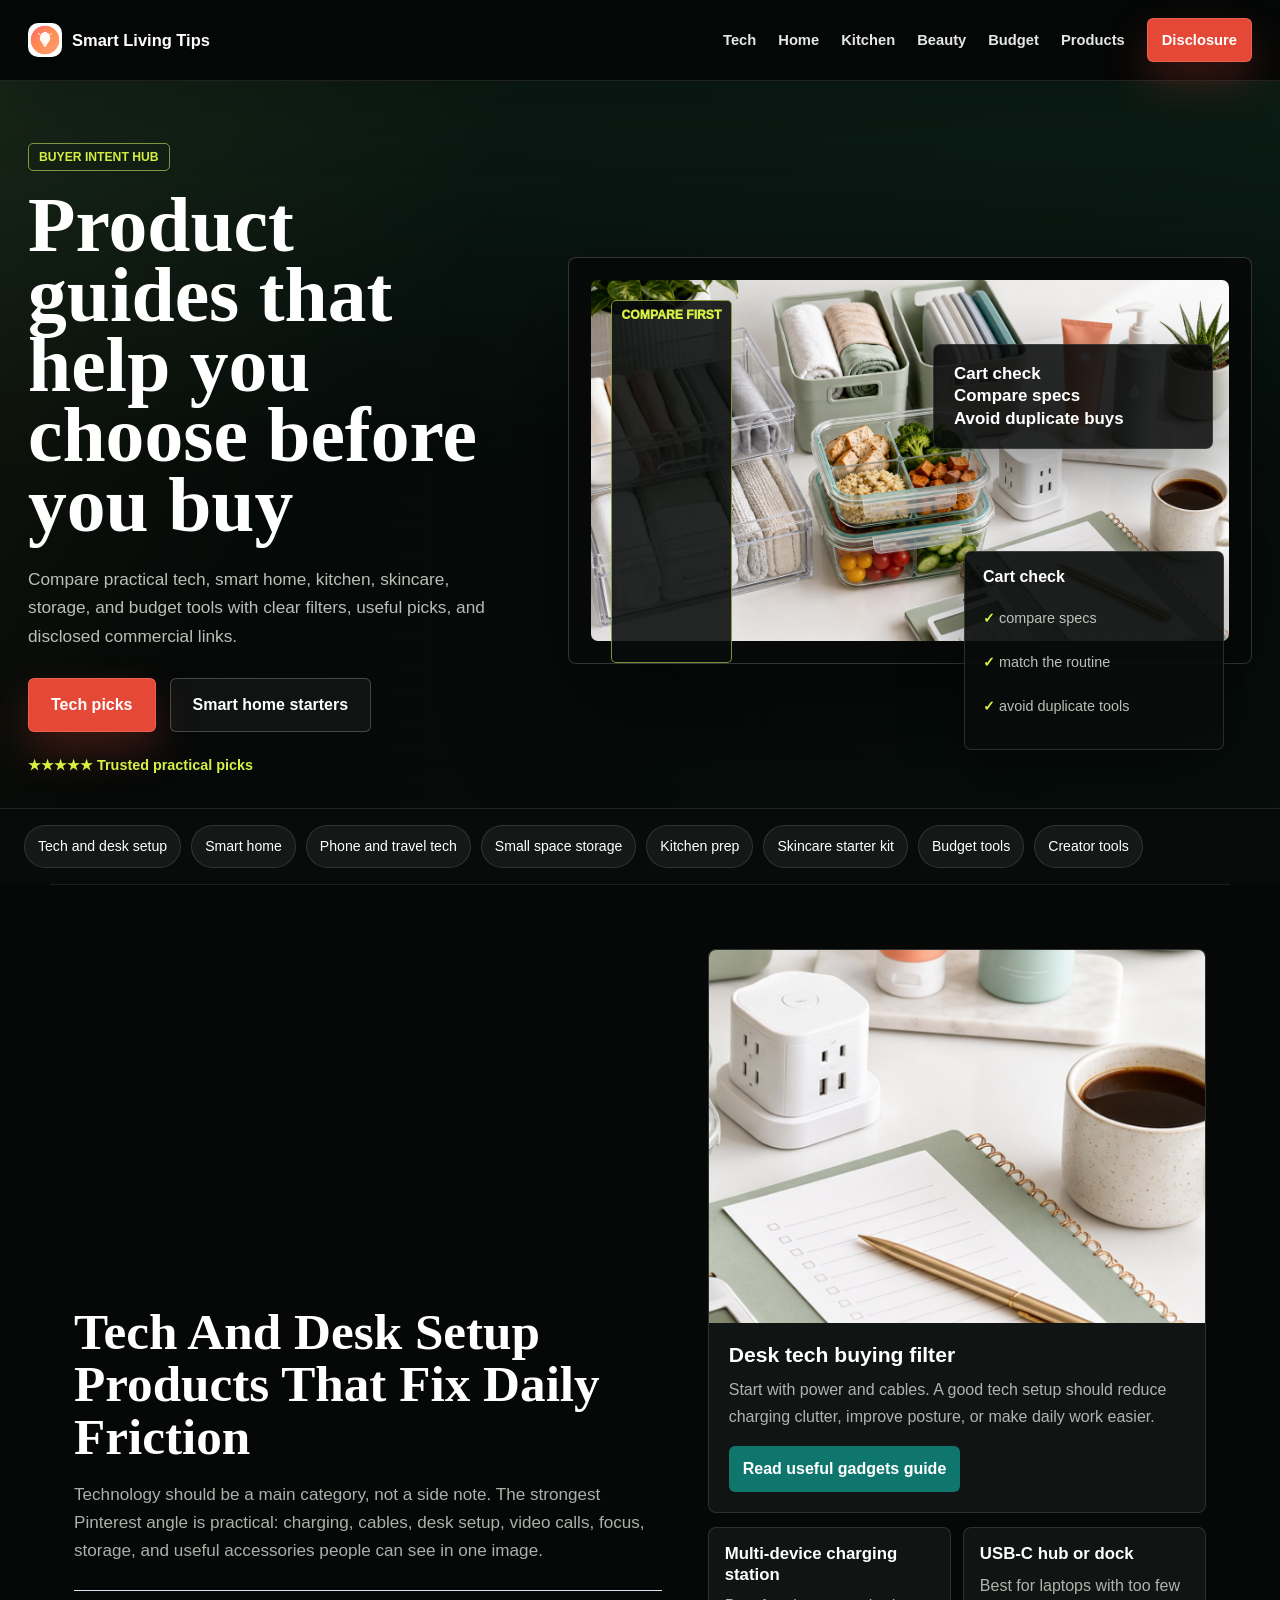
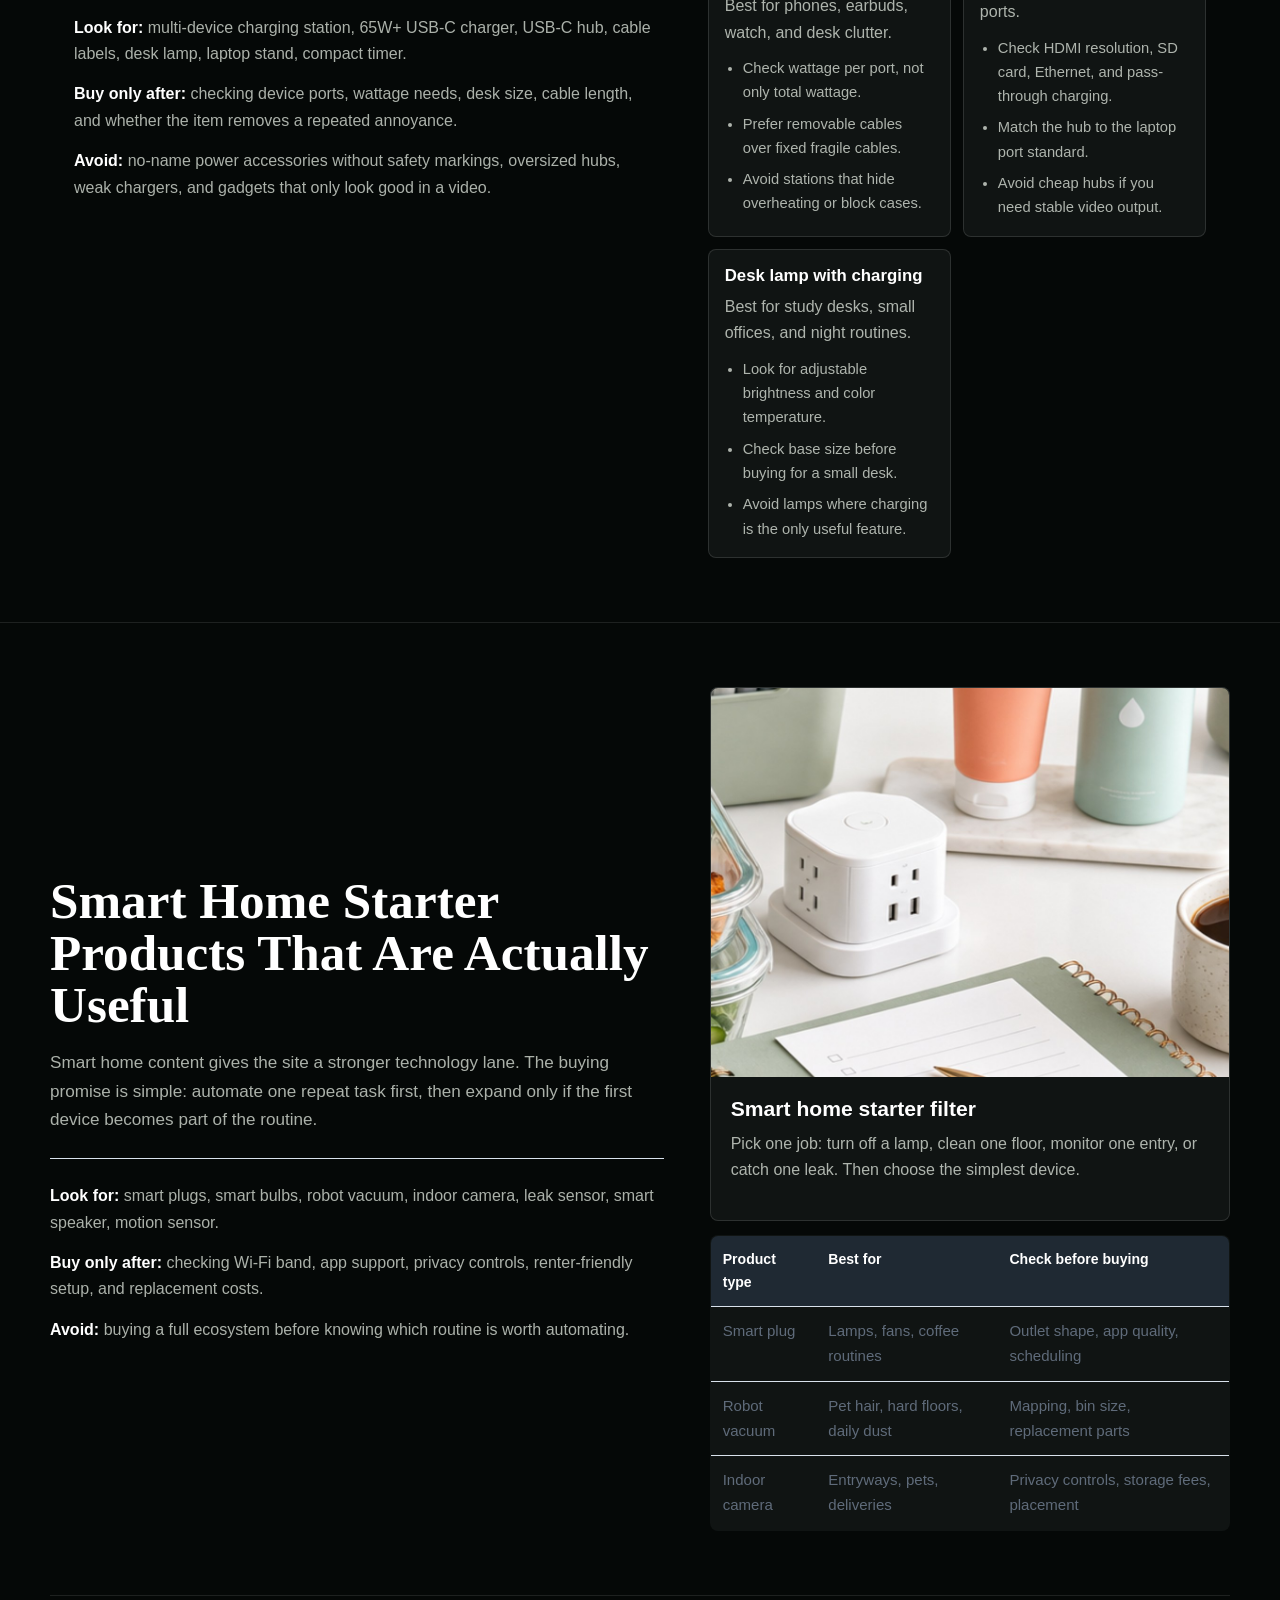
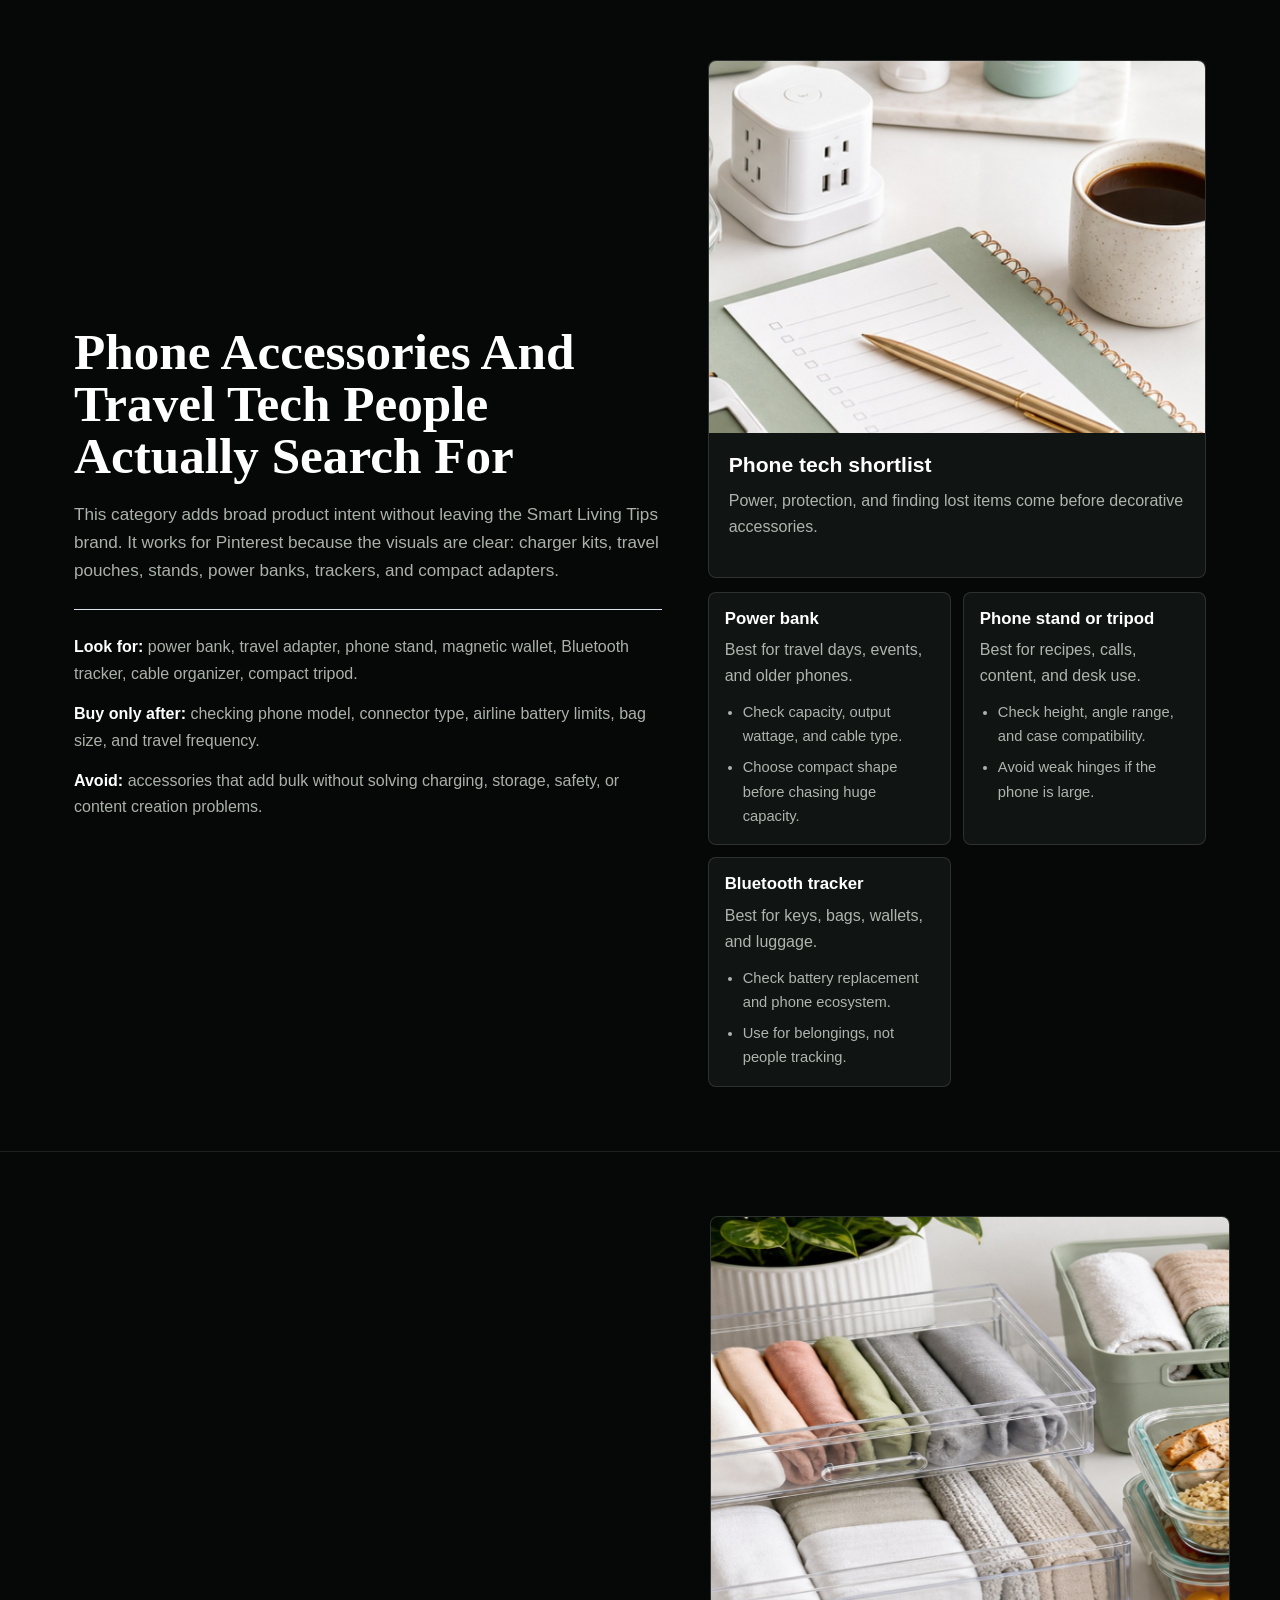
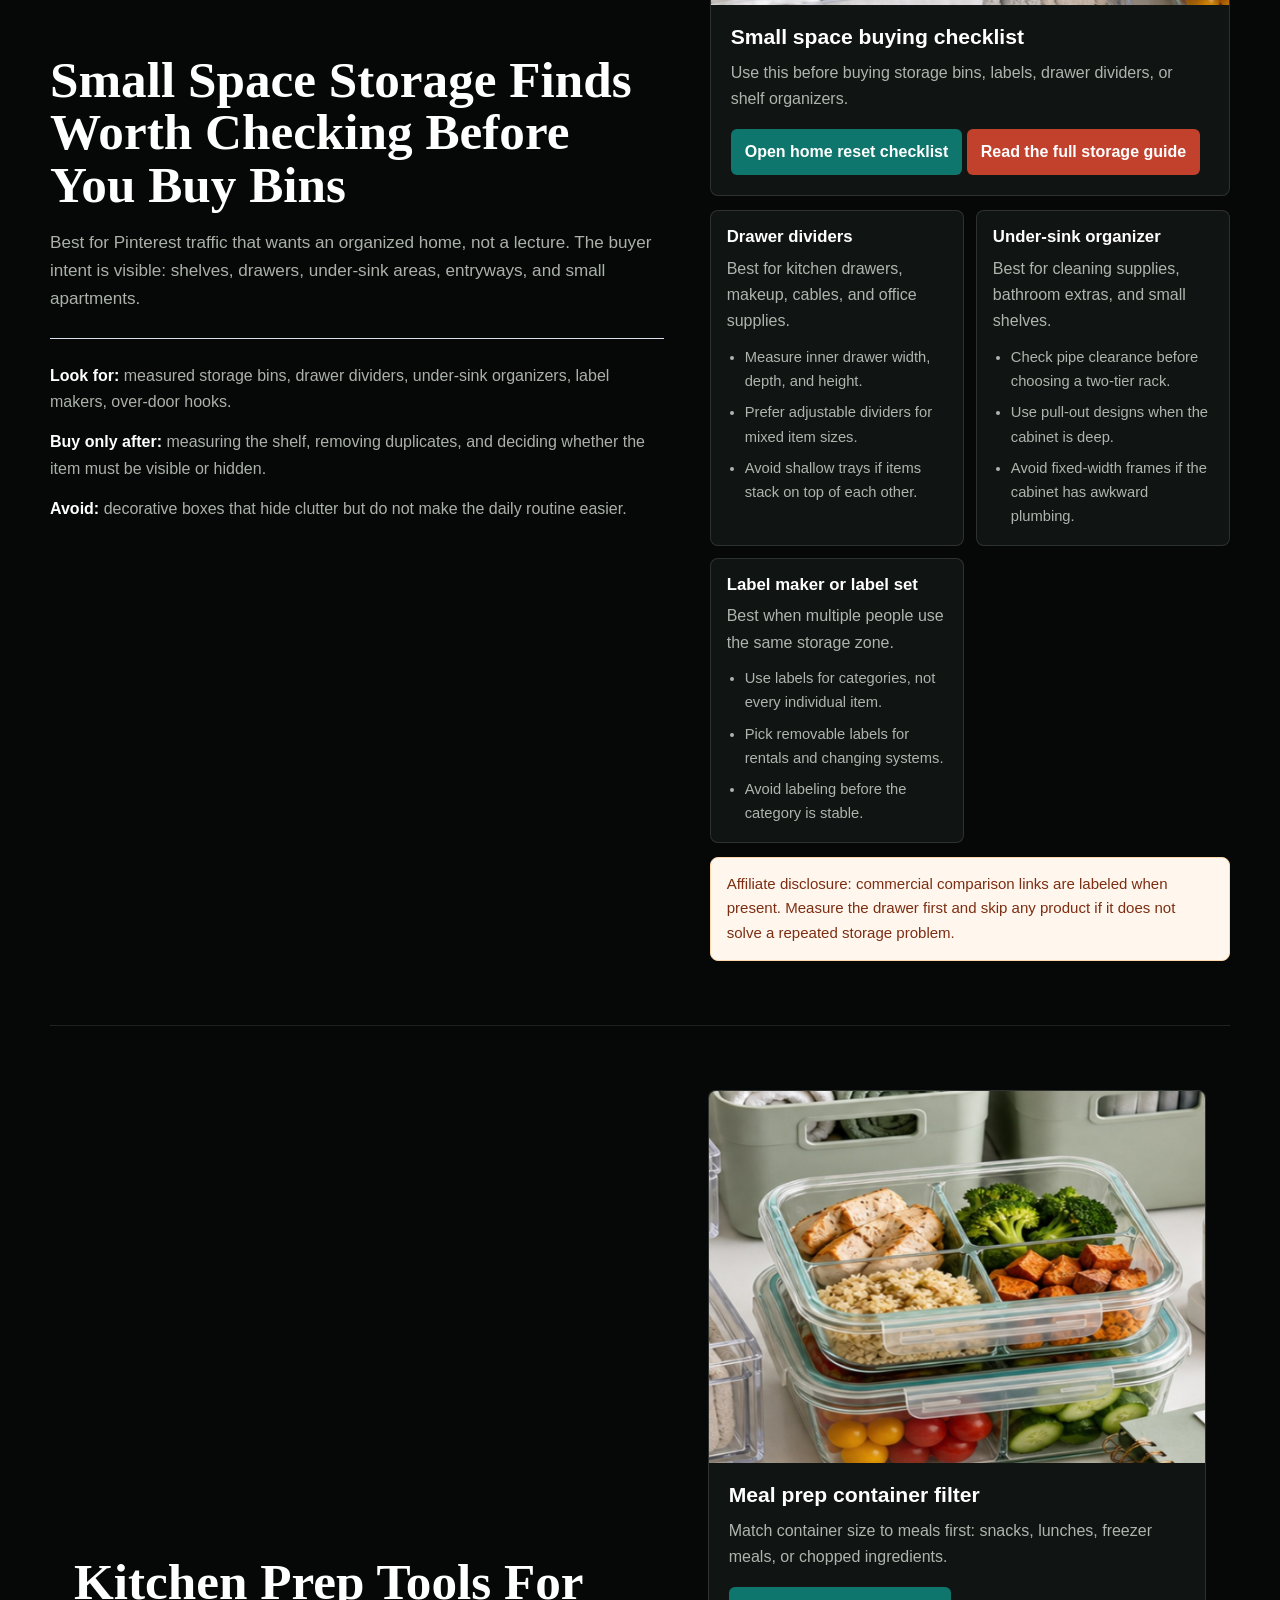
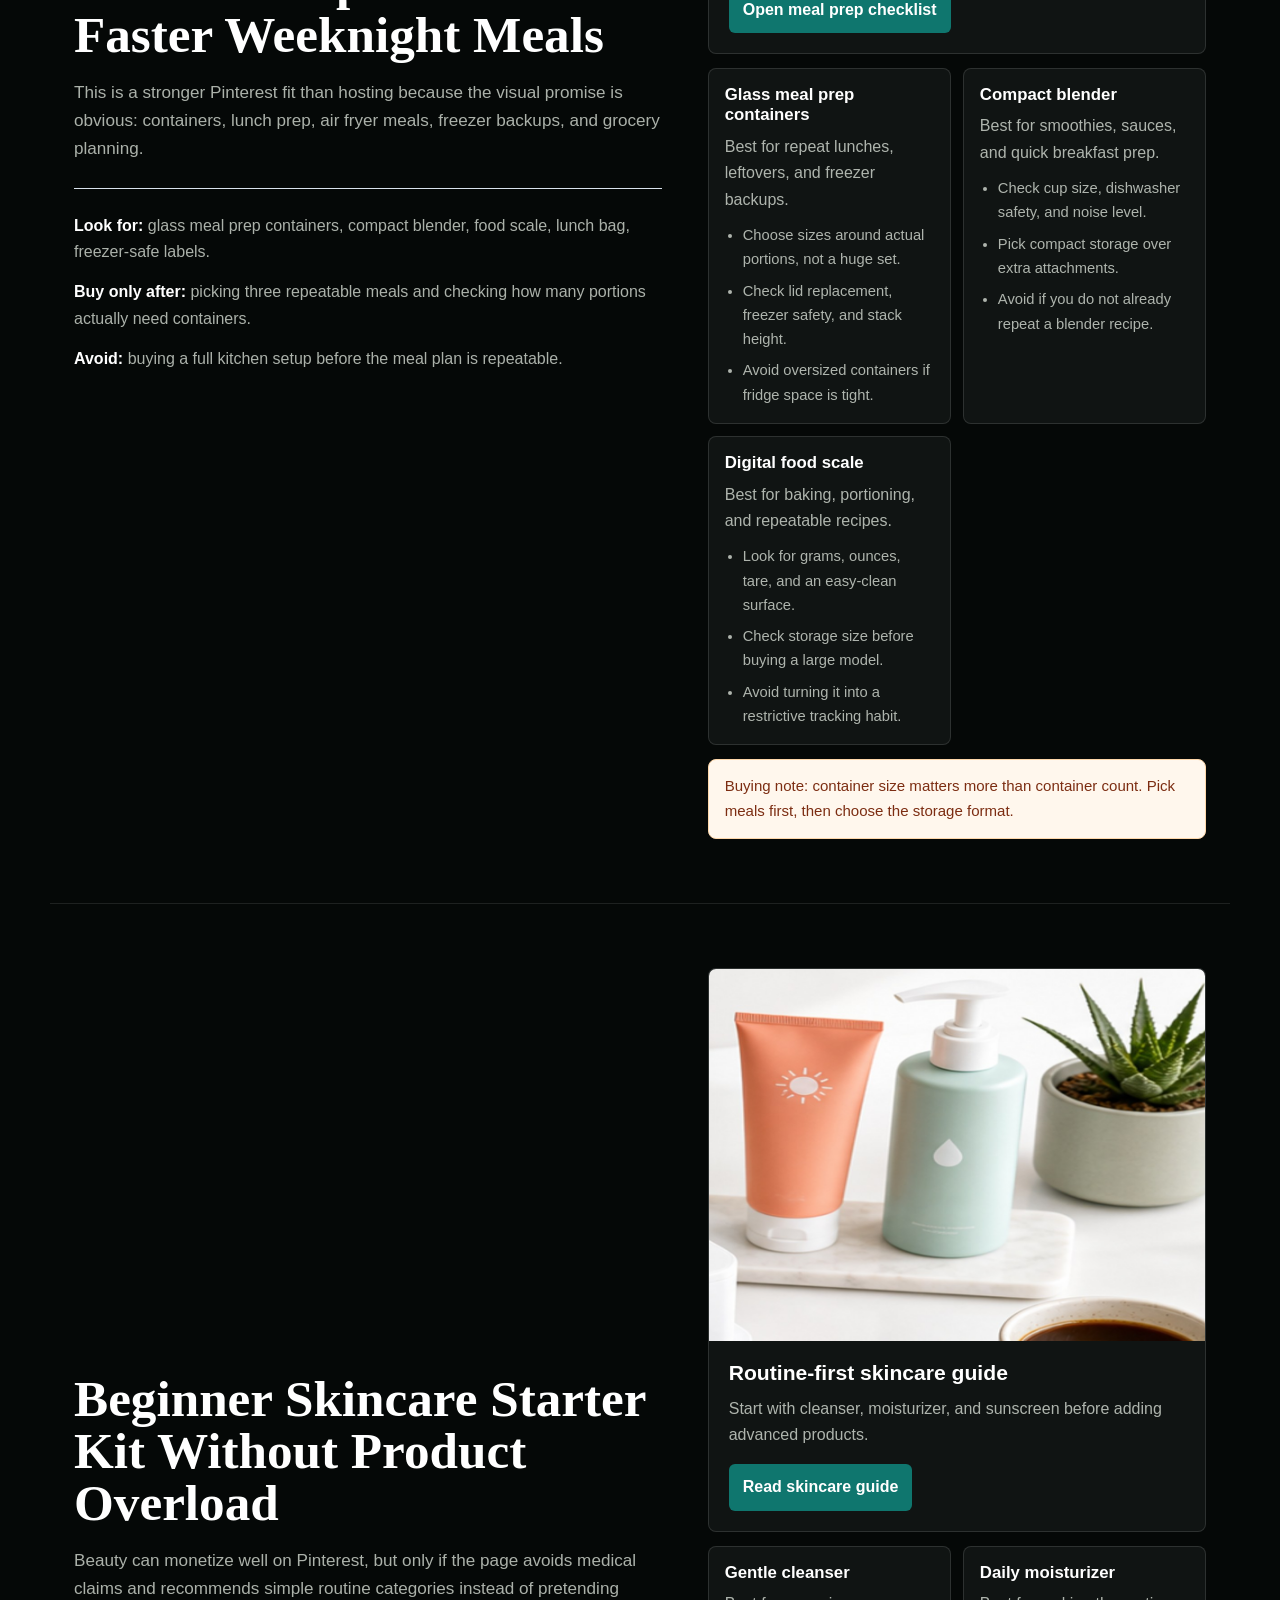
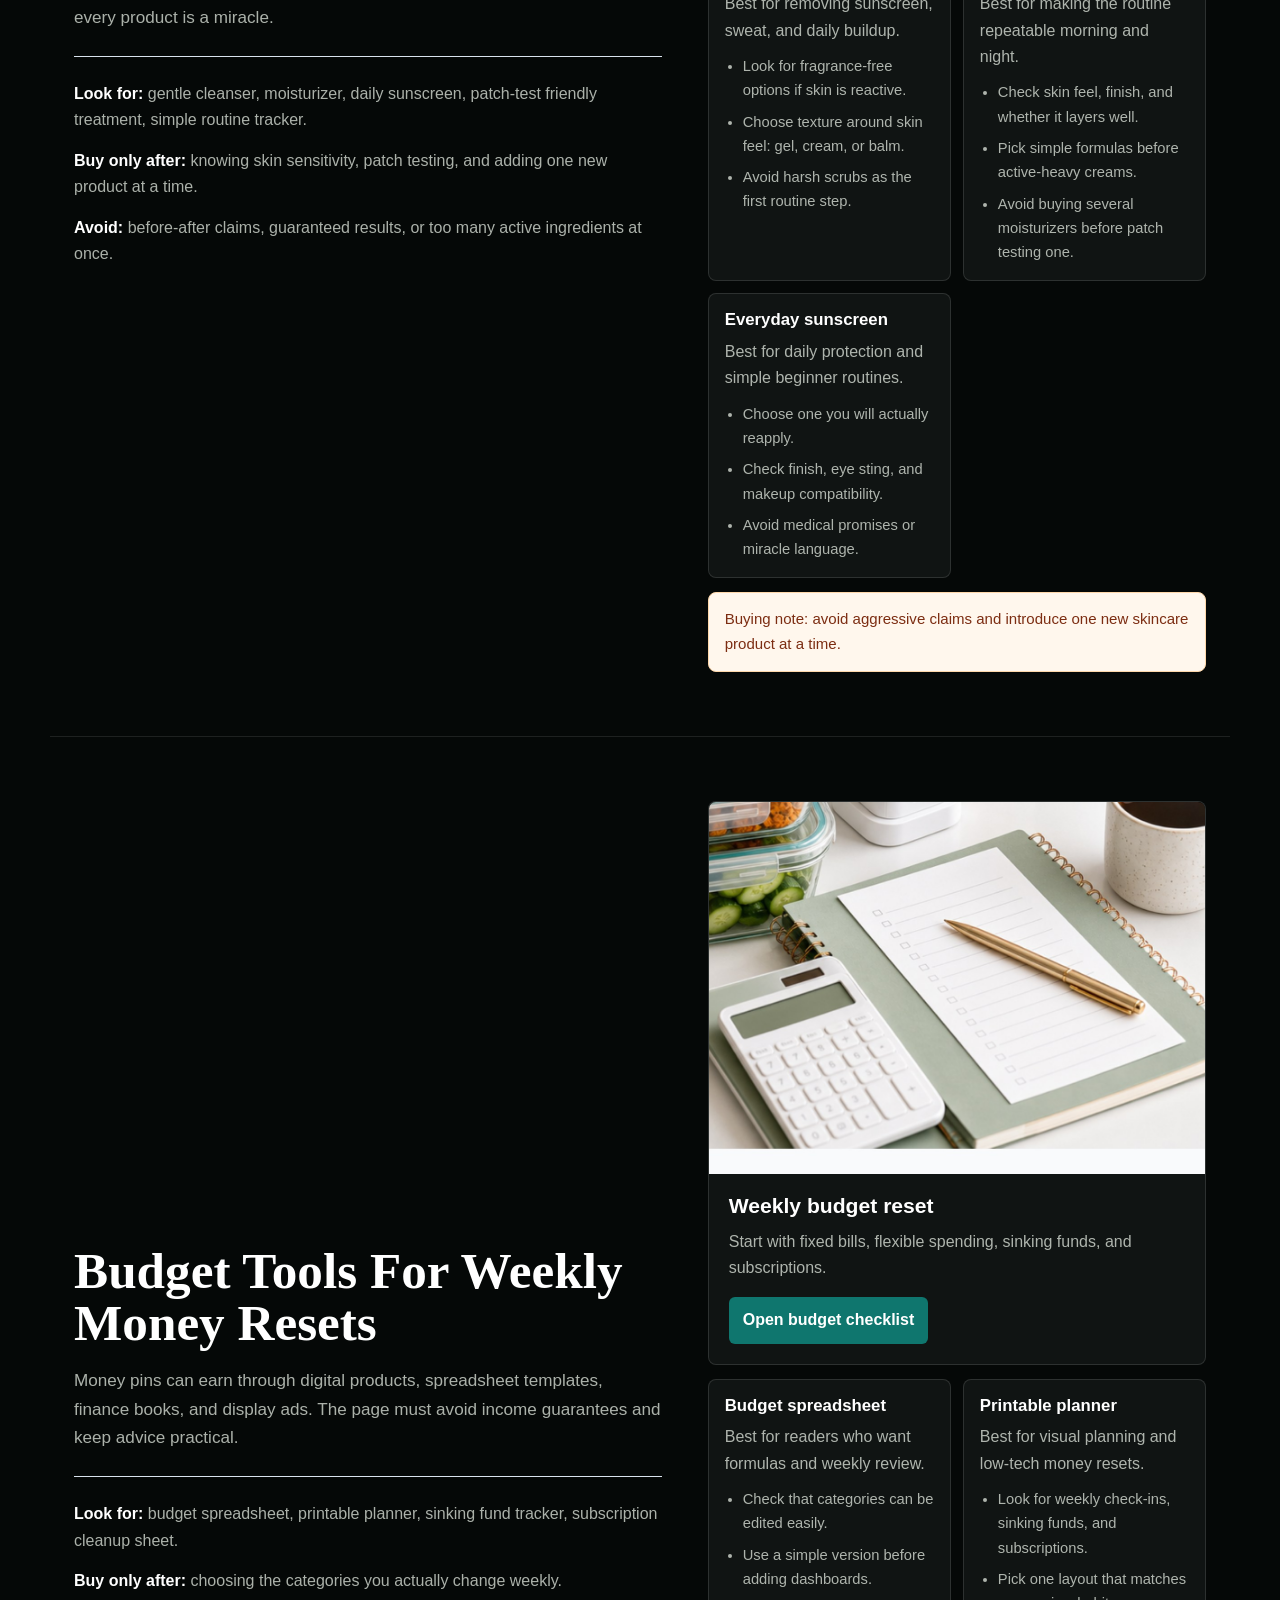
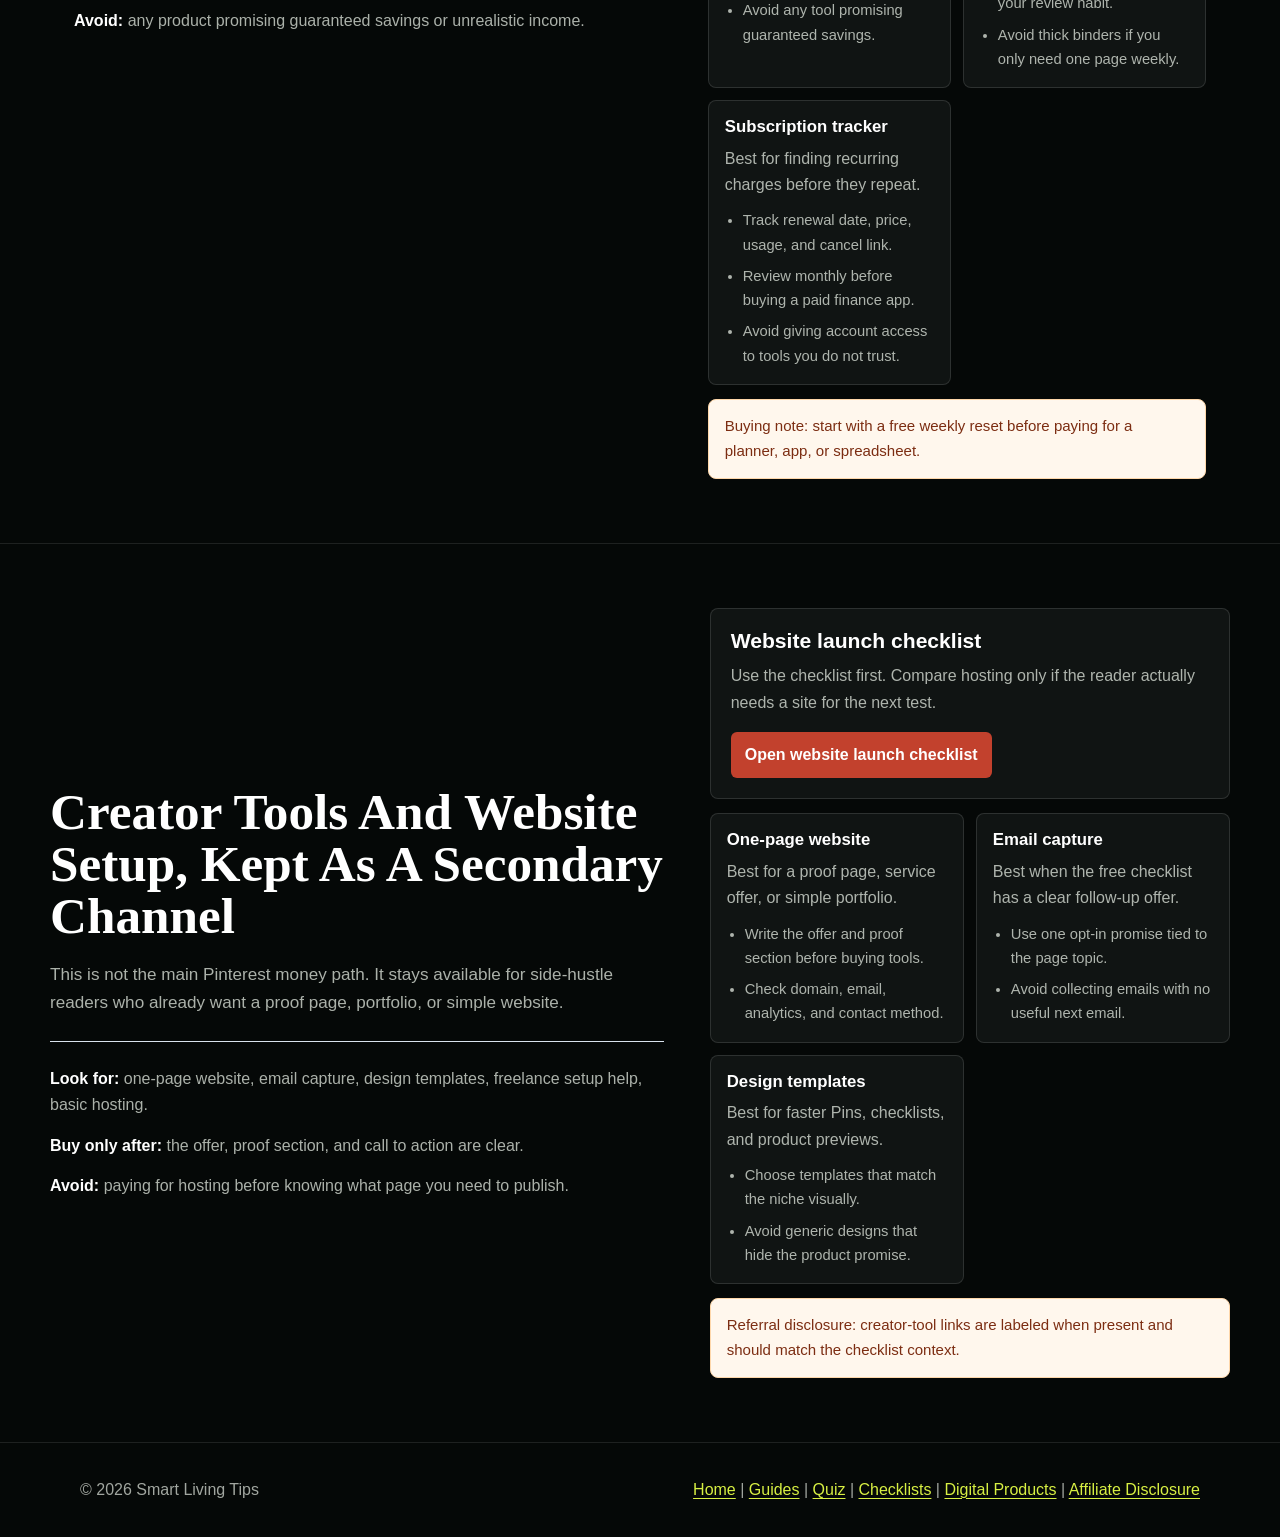
<file: shop.html>
<!DOCTYPE html>
<html lang="en">
<head>
  <meta charset="UTF-8">
  <meta name="viewport" content="width=device-width, initial-scale=1.0">
  <meta name="description" content="Buyer-intent Smart Living Tips product guides for tech gadgets, smart home, phone accessories, small spaces, kitchen prep, skincare, budget tools, and creator tools.">
  <title>Smart Living Tips Product Finds</title>
  <link rel="canonical" href="https://smartlivingtips.benai.ai/shop.html">
  <meta property="og:type" content="article">
  <meta property="og:title" content="Smart Living Tips Product Finds">
  <meta property="og:description" content="Buying guides for tech, home, kitchen, beauty, and budget tools with clear commercial disclosure.">
  <meta property="og:url" content="https://smartlivingtips.benai.ai/shop.html">
  <meta property="og:image" content="https://smartlivingtips.benai.ai/assets/smart-living-product-table.png">
  <meta name="twitter:card" content="summary_large_image">
  <link rel="stylesheet" href="styles.css">
  <script type="application/ld+json">
    {
      "@context": "https://schema.org",
      "@type": "ItemList",
      "name": "Smart Living Tips Buying Guides",
      "url": "https://smartlivingtips.benai.ai/shop.html",
      "itemListElement": [
        {"@type": "ListItem", "position": 1, "name": "Tech and desk setup", "url": "https://smartlivingtips.benai.ai/shop.html#tech-desk-setup"},
        {"@type": "ListItem", "position": 2, "name": "Smart home starters", "url": "https://smartlivingtips.benai.ai/shop.html#smart-home-starters"},
        {"@type": "ListItem", "position": 3, "name": "Phone and travel tech", "url": "https://smartlivingtips.benai.ai/shop.html#phone-travel-tech"},
        {"@type": "ListItem", "position": 4, "name": "Small space storage", "url": "https://smartlivingtips.benai.ai/shop.html#small-space-storage"},
        {"@type": "ListItem", "position": 5, "name": "Kitchen prep tools", "url": "https://smartlivingtips.benai.ai/shop.html#kitchen-prep-tools"},
        {"@type": "ListItem", "position": 6, "name": "Skincare starter kit", "url": "https://smartlivingtips.benai.ai/shop.html#skincare-starter-kit"},
        {"@type": "ListItem", "position": 7, "name": "Budget tools", "url": "https://smartlivingtips.benai.ai/shop.html#budget-tools"}
      ]
    }
  </script>
</head>
<body class="shop-page">
  <header class="site-header">
    <nav class="nav">
      <a class="brand" href="index.html"><img src="assets/logo.png" alt="">Smart Living Tips</a>
      <div class="nav-links">
        <a href="#tech-desk-setup">Tech</a>
        <a href="#small-space-storage">Home</a>
        <a href="#kitchen-prep-tools">Kitchen</a>
        <a href="#skincare-starter-kit">Beauty</a>
        <a href="#budget-tools">Budget</a>
        <a href="digital-products.html">Products</a>
        <a class="nav-cta" href="affiliate-disclosure.html">Disclosure</a>
      </div>
    </nav>
  </header>

  <main>
    <section class="shop-hero">
      <div class="shop-visual photo-visual" aria-label="Organized product picks for storage, meal prep, skincare, smart plug, and budget planning">
        <img src="assets/smart-living-product-table.png" alt="">
      </div>
      <div class="shop-hero-copy">
        <span class="hero-kicker">Buyer intent hub</span>
        <h1>Product guides that help you choose before you buy</h1>
        <p>Compare practical tech, smart home, kitchen, skincare, storage, and budget tools with clear filters, useful picks, and disclosed commercial links.</p>
        <div class="shop-actions">
          <a class="button" href="#tech-desk-setup">Tech picks</a>
          <a class="button secondary" href="#smart-home-starters">Smart home starters</a>
        </div>
      </div>
      <div class="guide-ticket">
        <strong>Cart check</strong>
        <span>compare specs</span>
        <span>match the routine</span>
        <span>avoid duplicate tools</span>
      </div>
    </section>

    <section class="shop-index">
      <a href="#tech-desk-setup">Tech and desk setup</a>
      <a href="#smart-home-starters">Smart home</a>
      <a href="#phone-travel-tech">Phone and travel tech</a>
      <a href="#small-space-storage">Small space storage</a>
      <a href="#kitchen-prep-tools">Kitchen prep</a>
      <a href="#skincare-starter-kit">Skincare starter kit</a>
      <a href="#budget-tools">Budget tools</a>
      <a href="#creator-tools">Creator tools</a>
    </section>

    <section id="tech-desk-setup" class="product-section">
      <span id="budget-friendly-tech" class="anchor-alias"></span>
      <span id="ai-tools" class="anchor-alias"></span>
      <div class="product-section-copy">
        <h2>Tech And Desk Setup Products That Fix Daily Friction</h2>
        <p>Technology should be a main category, not a side note. The strongest Pinterest angle is practical: charging, cables, desk setup, video calls, focus, storage, and useful accessories people can see in one image.</p>
        <ul class="buy-filter">
          <li><strong>Look for:</strong> multi-device charging station, 65W+ USB-C charger, USB-C hub, cable labels, desk lamp, laptop stand, compact timer.</li>
          <li><strong>Buy only after:</strong> checking device ports, wattage needs, desk size, cable length, and whether the item removes a repeated annoyance.</li>
          <li><strong>Avoid:</strong> no-name power accessories without safety markings, oversized hubs, weak chargers, and gadgets that only look good in a video.</li>
        </ul>
      </div>
      <div class="product-card-stack">
        <article class="find-card hero-find">
          <div class="product-scene scene-gadgets" role="img" aria-label="Desk charging station, cable labels, USB-C hub, and tech accessories"></div>
          <div>
            <h3>Desk tech buying filter</h3>
            <p>Start with power and cables. A good tech setup should reduce charging clutter, improve posture, or make daily work easier.</p>
            <a class="button secondary" href="guides.html#useful-gadgets">Read useful gadgets guide</a>
          </div>
        </article>
        <div class="product-detail-grid">
          <article class="product-detail">
            <h3>Multi-device charging station</h3>
            <p>Best for phones, earbuds, watch, and desk clutter.</p>
            <ul>
              <li>Check wattage per port, not only total wattage.</li>
              <li>Prefer removable cables over fixed fragile cables.</li>
              <li>Avoid stations that hide overheating or block cases.</li>
            </ul>
          </article>
          <article class="product-detail">
            <h3>USB-C hub or dock</h3>
            <p>Best for laptops with too few ports.</p>
            <ul>
              <li>Check HDMI resolution, SD card, Ethernet, and pass-through charging.</li>
              <li>Match the hub to the laptop port standard.</li>
              <li>Avoid cheap hubs if you need stable video output.</li>
            </ul>
          </article>
          <article class="product-detail">
            <h3>Desk lamp with charging</h3>
            <p>Best for study desks, small offices, and night routines.</p>
            <ul>
              <li>Look for adjustable brightness and color temperature.</li>
              <li>Check base size before buying for a small desk.</li>
              <li>Avoid lamps where charging is the only useful feature.</li>
            </ul>
          </article>
        </div>
      </div>
    </section>

    <section id="smart-home-starters" class="product-section alt">
      <div class="product-section-copy">
        <h2>Smart Home Starter Products That Are Actually Useful</h2>
        <p>Smart home content gives the site a stronger technology lane. The buying promise is simple: automate one repeat task first, then expand only if the first device becomes part of the routine.</p>
        <ul class="buy-filter">
          <li><strong>Look for:</strong> smart plugs, smart bulbs, robot vacuum, indoor camera, leak sensor, smart speaker, motion sensor.</li>
          <li><strong>Buy only after:</strong> checking Wi-Fi band, app support, privacy controls, renter-friendly setup, and replacement costs.</li>
          <li><strong>Avoid:</strong> buying a full ecosystem before knowing which routine is worth automating.</li>
        </ul>
      </div>
      <div class="product-card-stack">
        <article class="find-card hero-find">
          <div class="product-scene scene-smart-home" role="img" aria-label="Smart plug, smart bulb, security camera, and robot vacuum starter kit"></div>
          <div>
            <h3>Smart home starter filter</h3>
            <p>Pick one job: turn off a lamp, clean one floor, monitor one entry, or catch one leak. Then choose the simplest device.</p>
          </div>
        </article>
        <table class="compare-table">
          <thead>
            <tr><th>Product type</th><th>Best for</th><th>Check before buying</th></tr>
          </thead>
          <tbody>
            <tr><td>Smart plug</td><td>Lamps, fans, coffee routines</td><td>Outlet shape, app quality, scheduling</td></tr>
            <tr><td>Robot vacuum</td><td>Pet hair, hard floors, daily dust</td><td>Mapping, bin size, replacement parts</td></tr>
            <tr><td>Indoor camera</td><td>Entryways, pets, deliveries</td><td>Privacy controls, storage fees, placement</td></tr>
          </tbody>
        </table>
      </div>
    </section>

    <section id="phone-travel-tech" class="product-section">
      <div class="product-section-copy">
        <h2>Phone Accessories And Travel Tech People Actually Search For</h2>
        <p>This category adds broad product intent without leaving the Smart Living Tips brand. It works for Pinterest because the visuals are clear: charger kits, travel pouches, stands, power banks, trackers, and compact adapters.</p>
        <ul class="buy-filter">
          <li><strong>Look for:</strong> power bank, travel adapter, phone stand, magnetic wallet, Bluetooth tracker, cable organizer, compact tripod.</li>
          <li><strong>Buy only after:</strong> checking phone model, connector type, airline battery limits, bag size, and travel frequency.</li>
          <li><strong>Avoid:</strong> accessories that add bulk without solving charging, storage, safety, or content creation problems.</li>
        </ul>
      </div>
      <div class="product-card-stack">
        <article class="find-card hero-find">
          <div class="product-scene scene-phone" role="img" aria-label="Phone stand, power bank, travel adapter, and Bluetooth tracker"></div>
          <div>
            <h3>Phone tech shortlist</h3>
            <p>Power, protection, and finding lost items come before decorative accessories.</p>
          </div>
        </article>
        <div class="product-detail-grid">
          <article class="product-detail">
            <h3>Power bank</h3>
            <p>Best for travel days, events, and older phones.</p>
            <ul>
              <li>Check capacity, output wattage, and cable type.</li>
              <li>Choose compact shape before chasing huge capacity.</li>
            </ul>
          </article>
          <article class="product-detail">
            <h3>Phone stand or tripod</h3>
            <p>Best for recipes, calls, content, and desk use.</p>
            <ul>
              <li>Check height, angle range, and case compatibility.</li>
              <li>Avoid weak hinges if the phone is large.</li>
            </ul>
          </article>
          <article class="product-detail">
            <h3>Bluetooth tracker</h3>
            <p>Best for keys, bags, wallets, and luggage.</p>
            <ul>
              <li>Check battery replacement and phone ecosystem.</li>
              <li>Use for belongings, not people tracking.</li>
            </ul>
          </article>
        </div>
      </div>
    </section>

    <section id="small-space-storage" class="product-section alt">
      <span id="home" class="anchor-alias"></span>
      <div class="product-section-copy">
        <h2>Small Space Storage Finds Worth Checking Before You Buy Bins</h2>
        <p>Best for Pinterest traffic that wants an organized home, not a lecture. The buyer intent is visible: shelves, drawers, under-sink areas, entryways, and small apartments.</p>
        <ul class="buy-filter">
          <li><strong>Look for:</strong> measured storage bins, drawer dividers, under-sink organizers, label makers, over-door hooks.</li>
          <li><strong>Buy only after:</strong> measuring the shelf, removing duplicates, and deciding whether the item must be visible or hidden.</li>
          <li><strong>Avoid:</strong> decorative boxes that hide clutter but do not make the daily routine easier.</li>
        </ul>
      </div>
      <div class="product-card-stack">
        <article class="find-card hero-find">
          <div class="product-scene scene-storage" role="img" aria-label="Storage bins, labels, and shelf organizers"></div>
          <div>
            <h3>Small space buying checklist</h3>
            <p>Use this before buying storage bins, labels, drawer dividers, or shelf organizers.</p>
            <a class="button secondary" href="lead-magnets.html#home-reset">Open home reset checklist</a>
            <a class="button" href="guides.html#home-organization">Read the full storage guide</a>
          </div>
        </article>
        <div class="product-detail-grid">
          <article class="product-detail">
            <h3>Drawer dividers</h3>
            <p>Best for kitchen drawers, makeup, cables, and office supplies.</p>
            <ul>
              <li>Measure inner drawer width, depth, and height.</li>
              <li>Prefer adjustable dividers for mixed item sizes.</li>
              <li>Avoid shallow trays if items stack on top of each other.</li>
            </ul>
          </article>
          <article class="product-detail">
            <h3>Under-sink organizer</h3>
            <p>Best for cleaning supplies, bathroom extras, and small shelves.</p>
            <ul>
              <li>Check pipe clearance before choosing a two-tier rack.</li>
              <li>Use pull-out designs when the cabinet is deep.</li>
              <li>Avoid fixed-width frames if the cabinet has awkward plumbing.</li>
            </ul>
          </article>
          <article class="product-detail">
            <h3>Label maker or label set</h3>
            <p>Best when multiple people use the same storage zone.</p>
            <ul>
              <li>Use labels for categories, not every individual item.</li>
              <li>Pick removable labels for rentals and changing systems.</li>
              <li>Avoid labeling before the category is stable.</li>
            </ul>
          </article>
        </div>
        <div class="commercial-note">Affiliate disclosure: commercial comparison links are labeled when present. Measure the drawer first and skip any product if it does not solve a repeated storage problem.</div>
      </div>
    </section>

    <section id="kitchen-prep-tools" class="product-section">
      <span id="kitchen" class="anchor-alias"></span>
      <div class="product-section-copy">
        <h2>Kitchen Prep Tools For Faster Weeknight Meals</h2>
        <p>This is a stronger Pinterest fit than hosting because the visual promise is obvious: containers, lunch prep, air fryer meals, freezer backups, and grocery planning.</p>
        <ul class="buy-filter">
          <li><strong>Look for:</strong> glass meal prep containers, compact blender, food scale, lunch bag, freezer-safe labels.</li>
          <li><strong>Buy only after:</strong> picking three repeatable meals and checking how many portions actually need containers.</li>
          <li><strong>Avoid:</strong> buying a full kitchen setup before the meal plan is repeatable.</li>
        </ul>
      </div>
      <div class="product-card-stack">
        <article class="find-card hero-find">
          <div class="product-scene scene-kitchen" role="img" aria-label="Meal prep containers and kitchen tools"></div>
          <div>
            <h3>Meal prep container filter</h3>
            <p>Match container size to meals first: snacks, lunches, freezer meals, or chopped ingredients.</p>
            <a class="button secondary" href="lead-magnets.html#meal-prep">Open meal prep checklist</a>
          </div>
        </article>
        <div class="product-detail-grid">
          <article class="product-detail">
            <h3>Glass meal prep containers</h3>
            <p>Best for repeat lunches, leftovers, and freezer backups.</p>
            <ul>
              <li>Choose sizes around actual portions, not a huge set.</li>
              <li>Check lid replacement, freezer safety, and stack height.</li>
              <li>Avoid oversized containers if fridge space is tight.</li>
            </ul>
          </article>
          <article class="product-detail">
            <h3>Compact blender</h3>
            <p>Best for smoothies, sauces, and quick breakfast prep.</p>
            <ul>
              <li>Check cup size, dishwasher safety, and noise level.</li>
              <li>Pick compact storage over extra attachments.</li>
              <li>Avoid if you do not already repeat a blender recipe.</li>
            </ul>
          </article>
          <article class="product-detail">
            <h3>Digital food scale</h3>
            <p>Best for baking, portioning, and repeatable recipes.</p>
            <ul>
              <li>Look for grams, ounces, tare, and an easy-clean surface.</li>
              <li>Check storage size before buying a large model.</li>
              <li>Avoid turning it into a restrictive tracking habit.</li>
            </ul>
          </article>
        </div>
        <div class="commercial-note">Buying note: container size matters more than container count. Pick meals first, then choose the storage format.</div>
      </div>
    </section>

    <section id="skincare-starter-kit" class="product-section">
      <span id="beauty" class="anchor-alias"></span>
      <div class="product-section-copy">
        <h2>Beginner Skincare Starter Kit Without Product Overload</h2>
        <p>Beauty can monetize well on Pinterest, but only if the page avoids medical claims and recommends simple routine categories instead of pretending every product is a miracle.</p>
        <ul class="buy-filter">
          <li><strong>Look for:</strong> gentle cleanser, moisturizer, daily sunscreen, patch-test friendly treatment, simple routine tracker.</li>
          <li><strong>Buy only after:</strong> knowing skin sensitivity, patch testing, and adding one new product at a time.</li>
          <li><strong>Avoid:</strong> before-after claims, guaranteed results, or too many active ingredients at once.</li>
        </ul>
      </div>
      <div class="product-card-stack">
        <article class="find-card hero-find">
          <div class="product-scene scene-skincare" role="img" aria-label="Cleanser, moisturizer, and sunscreen starter routine"></div>
          <div>
            <h3>Routine-first skincare guide</h3>
            <p>Start with cleanser, moisturizer, and sunscreen before adding advanced products.</p>
            <a class="button secondary" href="guides.html#skincare">Read skincare guide</a>
          </div>
        </article>
        <div class="product-detail-grid">
          <article class="product-detail">
            <h3>Gentle cleanser</h3>
            <p>Best for removing sunscreen, sweat, and daily buildup.</p>
            <ul>
              <li>Look for fragrance-free options if skin is reactive.</li>
              <li>Choose texture around skin feel: gel, cream, or balm.</li>
              <li>Avoid harsh scrubs as the first routine step.</li>
            </ul>
          </article>
          <article class="product-detail">
            <h3>Daily moisturizer</h3>
            <p>Best for making the routine repeatable morning and night.</p>
            <ul>
              <li>Check skin feel, finish, and whether it layers well.</li>
              <li>Pick simple formulas before active-heavy creams.</li>
              <li>Avoid buying several moisturizers before patch testing one.</li>
            </ul>
          </article>
          <article class="product-detail">
            <h3>Everyday sunscreen</h3>
            <p>Best for daily protection and simple beginner routines.</p>
            <ul>
              <li>Choose one you will actually reapply.</li>
              <li>Check finish, eye sting, and makeup compatibility.</li>
              <li>Avoid medical promises or miracle language.</li>
            </ul>
          </article>
        </div>
        <div class="commercial-note">Buying note: avoid aggressive claims and introduce one new skincare product at a time.</div>
      </div>
    </section>

    <section id="budget-tools" class="product-section">
      <span id="money" class="anchor-alias"></span>
      <div class="product-section-copy">
        <h2>Budget Tools For Weekly Money Resets</h2>
        <p>Money pins can earn through digital products, spreadsheet templates, finance books, and display ads. The page must avoid income guarantees and keep advice practical.</p>
        <ul class="buy-filter">
          <li><strong>Look for:</strong> budget spreadsheet, printable planner, sinking fund tracker, subscription cleanup sheet.</li>
          <li><strong>Buy only after:</strong> choosing the categories you actually change weekly.</li>
          <li><strong>Avoid:</strong> any product promising guaranteed savings or unrealistic income.</li>
        </ul>
      </div>
      <div class="product-card-stack">
        <article class="find-card hero-find">
          <div class="product-scene scene-budget" role="img" aria-label="Budget planner, calculator, and money jar"></div>
          <div>
            <h3>Weekly budget reset</h3>
            <p>Start with fixed bills, flexible spending, sinking funds, and subscriptions.</p>
            <a class="button secondary" href="lead-magnets.html#budget">Open budget checklist</a>
          </div>
        </article>
        <div class="product-detail-grid">
          <article class="product-detail">
            <h3>Budget spreadsheet</h3>
            <p>Best for readers who want formulas and weekly review.</p>
            <ul>
              <li>Check that categories can be edited easily.</li>
              <li>Use a simple version before adding dashboards.</li>
              <li>Avoid any tool promising guaranteed savings.</li>
            </ul>
          </article>
          <article class="product-detail">
            <h3>Printable planner</h3>
            <p>Best for visual planning and low-tech money resets.</p>
            <ul>
              <li>Look for weekly check-ins, sinking funds, and subscriptions.</li>
              <li>Pick one layout that matches your review habit.</li>
              <li>Avoid thick binders if you only need one page weekly.</li>
            </ul>
          </article>
          <article class="product-detail">
            <h3>Subscription tracker</h3>
            <p>Best for finding recurring charges before they repeat.</p>
            <ul>
              <li>Track renewal date, price, usage, and cancel link.</li>
              <li>Review monthly before buying a paid finance app.</li>
              <li>Avoid giving account access to tools you do not trust.</li>
            </ul>
          </article>
        </div>
        <div class="commercial-note">Buying note: start with a free weekly reset before paying for a planner, app, or spreadsheet.</div>
      </div>
    </section>

    <section id="creator-tools" class="product-section alt">
      <span id="business" class="anchor-alias"></span>
      <div class="product-section-copy">
        <h2>Creator Tools And Website Setup, Kept As A Secondary Channel</h2>
        <p>This is not the main Pinterest money path. It stays available for side-hustle readers who already want a proof page, portfolio, or simple website.</p>
        <ul class="buy-filter">
          <li><strong>Look for:</strong> one-page website, email capture, design templates, freelance setup help, basic hosting.</li>
          <li><strong>Buy only after:</strong> the offer, proof section, and call to action are clear.</li>
          <li><strong>Avoid:</strong> paying for hosting before knowing what page you need to publish.</li>
        </ul>
      </div>
      <div class="product-card-stack">
        <article class="find-card text-find">
          <h3>Website launch checklist</h3>
          <p>Use the checklist first. Compare hosting only if the reader actually needs a site for the next test.</p>
          <a class="button" href="website-launch.html#tools">Open website launch checklist</a>
        </article>
        <div class="product-detail-grid">
          <article class="product-detail">
            <h3>One-page website</h3>
            <p>Best for a proof page, service offer, or simple portfolio.</p>
            <ul>
              <li>Write the offer and proof section before buying tools.</li>
              <li>Check domain, email, analytics, and contact method.</li>
            </ul>
          </article>
          <article class="product-detail">
            <h3>Email capture</h3>
            <p>Best when the free checklist has a clear follow-up offer.</p>
            <ul>
              <li>Use one opt-in promise tied to the page topic.</li>
              <li>Avoid collecting emails with no useful next email.</li>
            </ul>
          </article>
          <article class="product-detail">
            <h3>Design templates</h3>
            <p>Best for faster Pins, checklists, and product previews.</p>
            <ul>
              <li>Choose templates that match the niche visually.</li>
              <li>Avoid generic designs that hide the product promise.</li>
            </ul>
          </article>
        </div>
        <div class="commercial-note">Referral disclosure: creator-tool links are labeled when present and should match the checklist context.</div>
      </div>
    </section>
  </main>

  <footer class="footer">
    <div class="footer-inner">
      <span>&copy; 2026 Smart Living Tips</span>
      <span><a href="index.html">Home</a> | <a href="guides.html">Guides</a> | <a href="quiz.html">Quiz</a> | <a href="lead-magnets.html">Checklists</a> | <a href="digital-products.html">Digital Products</a> | <a href="affiliate-disclosure.html">Affiliate Disclosure</a></span>
    </div>
  </footer>
</body>
</html>
</file>
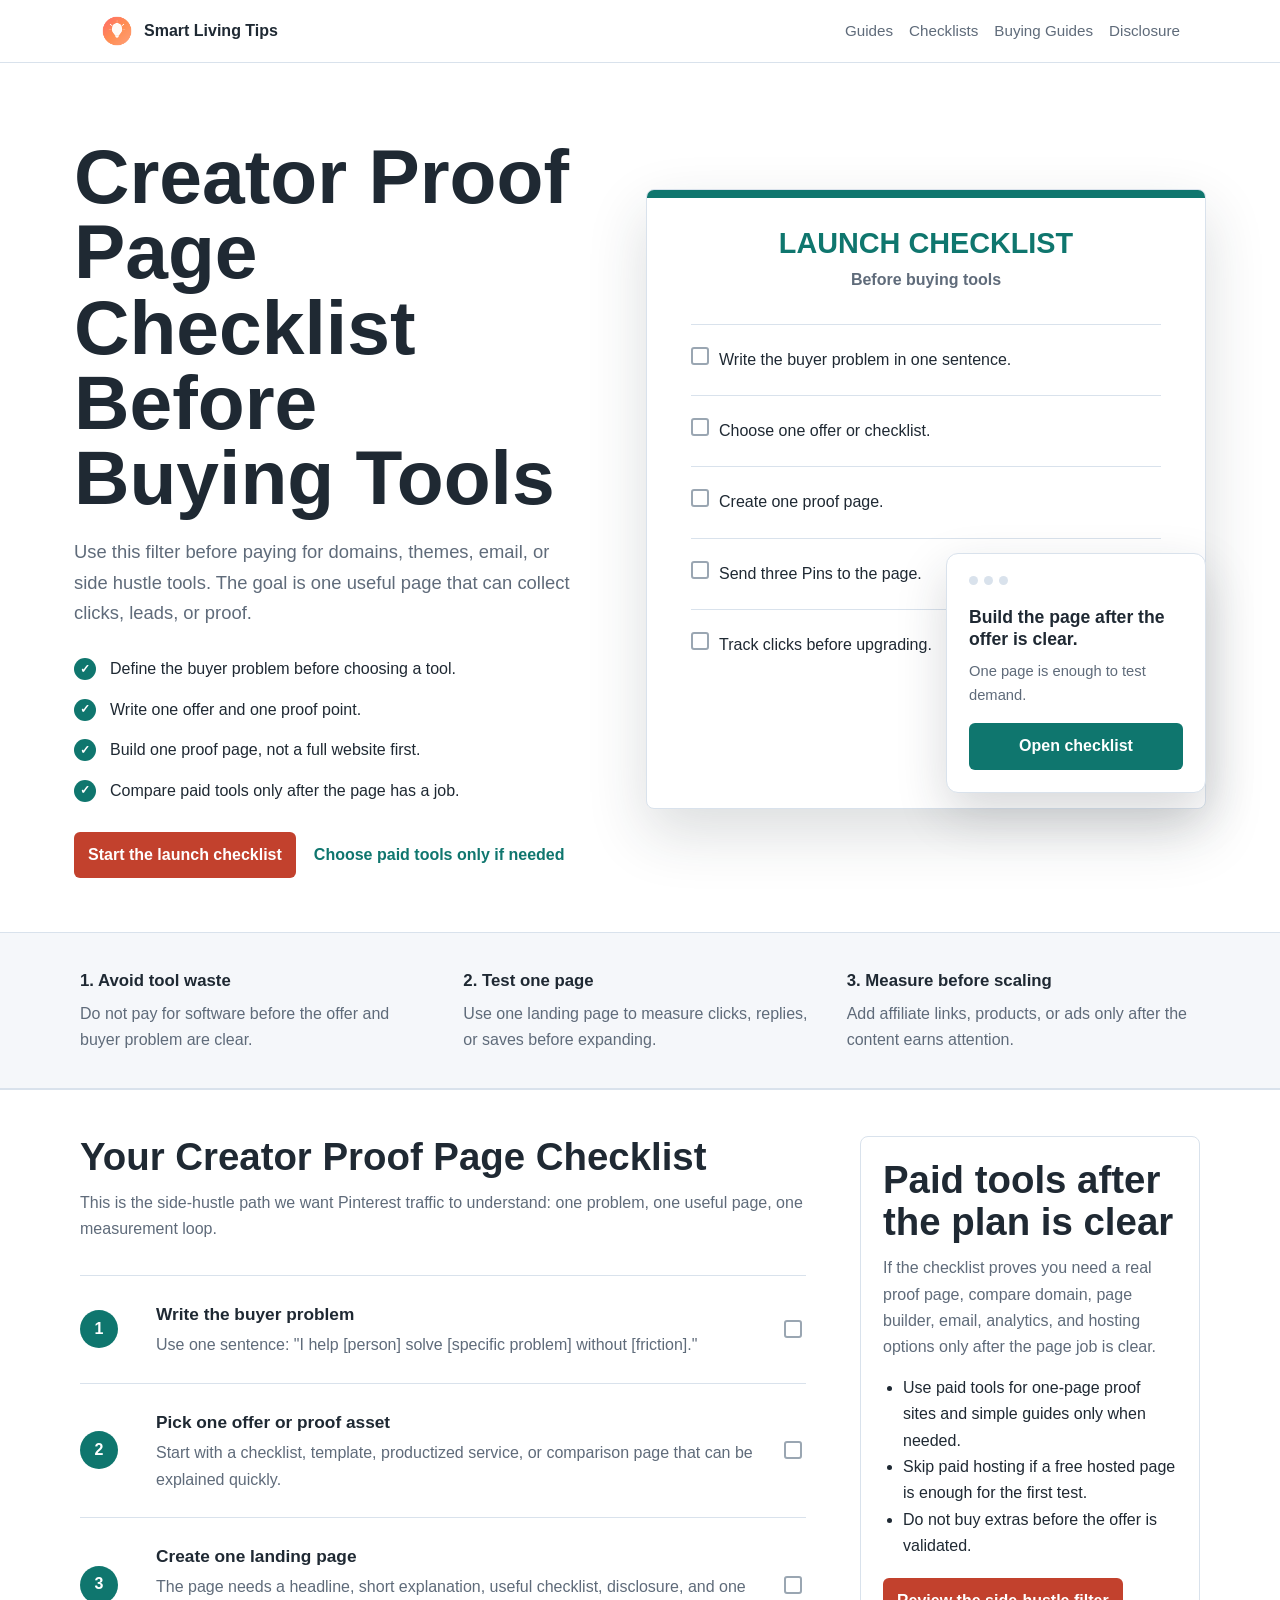
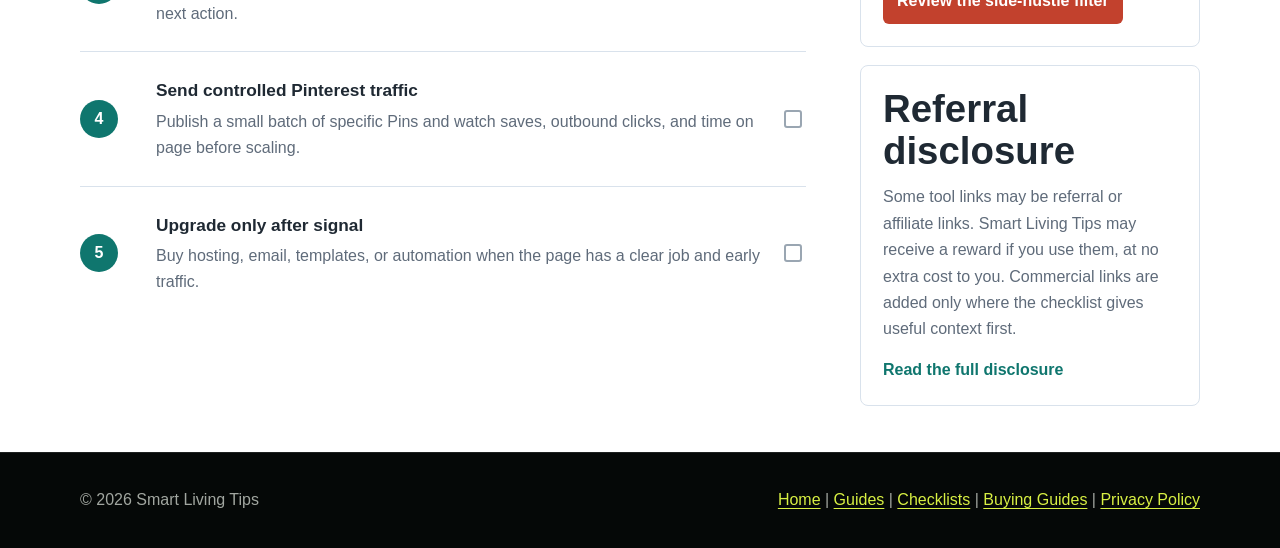
<file: website-launch.html>
<!DOCTYPE html>
<html lang="en">
<head>
  <meta charset="UTF-8">
  <meta name="viewport" content="width=device-width, initial-scale=1.0">
  <meta name="description" content="Use this simple creator proof-page checklist before buying domains, email, hosting, or side hustle tools.">
  <title>Creator Proof Page Checklist Before Buying Tools | Smart Living Tips</title>
  <link rel="stylesheet" href="styles.css">
</head>
<body>
  <header class="site-header">
    <nav class="nav">
      <a class="brand" href="index.html"><img src="assets/logo.png" alt="">Smart Living Tips</a>
      <div class="nav-links">
        <a href="guides.html">Guides</a>
        <a href="lead-magnets.html">Checklists</a>
        <a href="shop.html">Buying Guides</a>
        <a href="affiliate-disclosure.html">Disclosure</a>
      </div>
    </nav>
  </header>

  <main>
    <section id="side-hustle" class="budget-hero launch-hero">
      <div class="budget-hero-copy">
        <h1>Creator Proof Page Checklist Before Buying Tools</h1>
        <p>Use this filter before paying for domains, themes, email, or side hustle tools. The goal is one useful page that can collect clicks, leads, or proof.</p>
        <ul class="proof-list">
          <li>Define the buyer problem before choosing a tool.</li>
          <li>Write one offer and one proof point.</li>
          <li>Build one proof page, not a full website first.</li>
          <li>Compare paid tools only after the page has a job.</li>
        </ul>
        <div class="hero-actions">
          <a class="button" href="#checklist">Start the launch checklist</a>
          <a class="text-link" href="#tools">Choose paid tools only if needed</a>
        </div>
      </div>

      <div class="budget-preview" aria-label="Website launch checklist preview">
        <div class="paper-preview">
          <span class="paper-bar"></span>
          <h2>Launch Checklist</h2>
          <p>Before buying tools</p>
          <div class="mini-task"><span></span>Write the buyer problem in one sentence.</div>
          <div class="mini-task"><span></span>Choose one offer or checklist.</div>
          <div class="mini-task"><span></span>Create one proof page.</div>
          <div class="mini-task"><span></span>Send three Pins to the page.</div>
          <div class="mini-task"><span></span>Track clicks before upgrading.</div>
        </div>
        <div class="browser-preview">
          <div class="window-dots"><span></span><span></span><span></span></div>
          <strong>Build the page after the offer is clear.</strong>
          <p>One page is enough to test demand.</p>
          <a href="#checklist">Open checklist</a>
        </div>
      </div>
    </section>

    <section class="help-strip" aria-label="How this launch checklist helps">
      <div>
        <strong>1. Avoid tool waste</strong>
        <p>Do not pay for software before the offer and buyer problem are clear.</p>
      </div>
      <div>
        <strong>2. Test one page</strong>
        <p>Use one landing page to measure clicks, replies, or saves before expanding.</p>
      </div>
      <div>
        <strong>3. Measure before scaling</strong>
        <p>Add affiliate links, products, or ads only after the content earns attention.</p>
      </div>
    </section>

    <section class="section">
      <div class="section-inner budget-layout">
        <div id="checklist" class="budget-checklist">
          <h2>Your Creator Proof Page Checklist</h2>
          <p class="section-lede">This is the side-hustle path we want Pinterest traffic to understand: one problem, one useful page, one measurement loop.</p>

          <ol class="action-list">
            <li>
              <div>
                <strong>Write the buyer problem</strong>
                <p>Use one sentence: "I help [person] solve [specific problem] without [friction]."</p>
              </div>
              <span aria-hidden="true"></span>
            </li>
            <li>
              <div>
                <strong>Pick one offer or proof asset</strong>
                <p>Start with a checklist, template, productized service, or comparison page that can be explained quickly.</p>
              </div>
              <span aria-hidden="true"></span>
            </li>
            <li>
              <div>
                <strong>Create one landing page</strong>
                <p>The page needs a headline, short explanation, useful checklist, disclosure, and one next action.</p>
              </div>
              <span aria-hidden="true"></span>
            </li>
            <li>
              <div>
                <strong>Send controlled Pinterest traffic</strong>
                <p>Publish a small batch of specific Pins and watch saves, outbound clicks, and time on page before scaling.</p>
              </div>
              <span aria-hidden="true"></span>
            </li>
            <li>
              <div>
                <strong>Upgrade only after signal</strong>
                <p>Buy hosting, email, templates, or automation when the page has a clear job and early traffic.</p>
              </div>
              <span aria-hidden="true"></span>
            </li>
          </ol>
        </div>

        <aside id="tools" class="budget-sidebar">
          <div class="tool-offer">
              <h2>Paid tools after the plan is clear</h2>
              <p>If the checklist proves you need a real proof page, compare domain, page builder, email, analytics, and hosting options only after the page job is clear.</p>
              <ul>
              <li>Use paid tools for one-page proof sites and simple guides only when needed.</li>
              <li>Skip paid hosting if a free hosted page is enough for the first test.</li>
              <li>Do not buy extras before the offer is validated.</li>
              </ul>
            <a class="button" href="guides.html#side-hustles">Review the side-hustle filter</a>
          </div>
          <div class="disclosure-box">
            <h2>Referral disclosure</h2>
            <p>Some tool links may be referral or affiliate links. Smart Living Tips may receive a reward if you use them, at no extra cost to you. Commercial links are added only where the checklist gives useful context first.</p>
            <a class="text-link" href="affiliate-disclosure.html">Read the full disclosure</a>
          </div>
        </aside>
      </div>
    </section>
  </main>

  <footer class="footer">
    <div class="footer-inner">
      <span>&copy; 2026 Smart Living Tips</span>
      <span><a href="index.html">Home</a> | <a href="guides.html">Guides</a> | <a href="lead-magnets.html">Checklists</a> | <a href="shop.html">Buying Guides</a> | <a href="privacy.html">Privacy Policy</a></span>
    </div>
  </footer>
</body>
</html>
</file>
<file: styles.css>
:root {
  color-scheme: light;
  --ink: #1f2933;
  --muted: #5f6b7a;
  --line: #d9e2ec;
  --paper: #ffffff;
  --soft: #f5f7fa;
  --accent: #c2412d;
  --accent-2: #0f766e;
  --gold: #b7791f;
}

* {
  box-sizing: border-box;
}

html {
  scroll-behavior: smooth;
}

body {
  margin: 0;
  color: var(--ink);
  background: var(--paper);
  font-family: Inter, -apple-system, BlinkMacSystemFont, "Segoe UI", Roboto, sans-serif;
  line-height: 1.65;
  overflow-x: hidden;
}

a {
  color: var(--accent);
  text-decoration-thickness: 1px;
  text-underline-offset: 3px;
}

img {
  display: block;
  max-width: 100%;
}

.site-header {
  border-bottom: 1px solid var(--line);
  background: #fff;
  position: sticky;
  top: 0;
  z-index: 10;
}

.nav {
  align-items: center;
  display: flex;
  gap: 24px;
  justify-content: space-between;
  margin: 0 auto;
  max-width: 1120px;
  padding: 14px 20px;
  width: 100%;
}

.brand {
  align-items: center;
  color: var(--ink);
  display: inline-flex;
  font-weight: 800;
  gap: 10px;
  min-width: 0;
  text-decoration: none;
}

.brand img {
  border-radius: 10px;
  height: 34px;
  width: 34px;
}

.nav-links {
  display: flex;
  flex-wrap: wrap;
  gap: 16px;
  justify-content: flex-end;
  min-width: 0;
}

.nav-links a {
  color: var(--muted);
  font-size: 0.95rem;
  text-decoration: none;
}

.hero {
  display: grid;
  gap: 36px;
  grid-template-columns: minmax(0, 1.05fr) minmax(260px, 0.75fr);
  margin: 0 auto;
  max-width: 1120px;
  padding: 58px 20px 42px;
}

.hero h1 {
  font-size: clamp(2.2rem, 5vw, 4.8rem);
  line-height: 1.02;
  margin: 0 0 18px;
}

.hero p {
  color: var(--muted);
  font-size: 1.13rem;
  margin: 0;
  max-width: 720px;
}

.budget-hero {
  align-items: center;
  display: grid;
  gap: 54px;
  grid-template-columns: minmax(0, 0.9fr) minmax(360px, 1fr);
  margin: 0 auto;
  max-width: 1180px;
  min-height: calc(100vh - 64px);
  padding: 76px 24px 54px;
}

.launch-hero h1 {
  font-size: clamp(2.8rem, 5.6vw, 5.25rem);
}

.budget-hero h1 {
  font-size: clamp(3rem, 6vw, 5.8rem);
  line-height: 0.98;
  margin: 0 0 22px;
  max-width: 720px;
}

.budget-hero-copy > p {
  color: var(--muted);
  font-size: 1.15rem;
  margin: 0 0 28px;
  max-width: 560px;
}

.proof-list {
  display: grid;
  gap: 14px;
  list-style: none;
  margin: 0 0 28px;
  padding: 0;
}

.proof-list li {
  align-items: flex-start;
  display: grid;
  gap: 12px;
  grid-template-columns: 24px 1fr;
}

.proof-list li::before {
  align-items: center;
  background: var(--accent-2);
  border-radius: 999px;
  color: #fff;
  content: "✓";
  display: inline-flex;
  font-size: 0.78rem;
  font-weight: 800;
  height: 22px;
  justify-content: center;
  margin-top: 2px;
  width: 22px;
}

.hero-actions {
  align-items: center;
  display: flex;
  flex-wrap: wrap;
  gap: 18px;
}

.budget-preview {
  min-height: 640px;
  position: relative;
}

.paper-preview {
  background: #fff;
  border: 1px solid var(--line);
  border-radius: 8px;
  box-shadow: 0 24px 60px rgba(31, 41, 51, 0.16);
  margin-left: auto;
  max-width: 560px;
  min-height: 620px;
  overflow: hidden;
  padding: 38px 44px;
}

.paper-bar {
  background: var(--accent-2);
  display: block;
  height: 8px;
  left: 0;
  position: absolute;
  right: 0;
  top: 0;
}

.paper-preview {
  position: relative;
}

.paper-preview h2 {
  color: var(--accent-2);
  font-size: 1.8rem;
  letter-spacing: 0;
  line-height: 1.1;
  margin: 0;
  text-align: center;
  text-transform: uppercase;
}

.paper-preview > p {
  color: var(--muted);
  font-weight: 700;
  margin: 8px 0 30px;
  text-align: center;
}

.mini-task {
  border-top: 1px solid var(--line);
  color: var(--ink);
  display: grid;
  gap: 12px;
  grid-template-columns: 16px 1fr;
  padding: 22px 0;
}

.mini-task span,
.action-list li > span {
  border: 2px solid #9aa6b2;
  border-radius: 3px;
  display: block;
  height: 18px;
  width: 18px;
}

.browser-preview {
  background: #fff;
  border: 1px solid var(--line);
  border-radius: 12px;
  bottom: 36px;
  box-shadow: 0 20px 50px rgba(31, 41, 51, 0.18);
  padding: 22px;
  position: absolute;
  right: 0;
  width: min(260px, 48%);
}

.window-dots {
  display: flex;
  gap: 6px;
  margin-bottom: 22px;
}

.window-dots span {
  background: #d9e2ec;
  border-radius: 999px;
  height: 9px;
  width: 9px;
}

.browser-preview strong {
  display: block;
  font-size: 1.1rem;
  line-height: 1.25;
  margin-bottom: 8px;
}

.browser-preview p {
  color: var(--muted);
  font-size: 0.92rem;
  margin: 0 0 16px;
}

.browser-preview a {
  background: var(--accent-2);
  border-radius: 6px;
  color: #fff;
  display: block;
  font-weight: 800;
  padding: 10px 12px;
  text-align: center;
  text-decoration: none;
}

.help-strip {
  background: var(--soft);
  border-bottom: 1px solid var(--line);
  border-top: 1px solid var(--line);
  display: grid;
  gap: 30px;
  grid-template-columns: repeat(3, minmax(0, 1fr));
  margin: 0 auto;
  padding: 34px max(24px, calc((100vw - 1120px) / 2));
}

.help-strip strong {
  display: block;
  font-size: 1.05rem;
  margin-bottom: 6px;
}

.help-strip p {
  color: var(--muted);
  margin: 0;
}

.budget-layout {
  align-items: start;
  display: grid;
  gap: 54px;
  grid-template-columns: minmax(0, 1fr) 340px;
}

.budget-checklist h2 {
  font-size: clamp(2rem, 4vw, 3.1rem);
  margin: 0 0 10px;
}

.action-list {
  counter-reset: budget-step;
  display: grid;
  gap: 0;
  list-style: none;
  margin: 32px 0 0;
  padding: 0;
}

.action-list li {
  align-items: center;
  border-top: 1px solid var(--line);
  counter-increment: budget-step;
  display: grid;
  gap: 18px;
  grid-template-columns: 58px 1fr 22px;
  padding: 24px 0;
}

.action-list li::before {
  align-items: center;
  background: var(--accent-2);
  border-radius: 999px;
  color: #fff;
  content: counter(budget-step);
  display: inline-flex;
  font-weight: 900;
  height: 38px;
  justify-content: center;
  width: 38px;
}

.action-list strong {
  display: block;
  font-size: 1.08rem;
  margin-bottom: 4px;
}

.action-list p {
  color: var(--muted);
  margin: 0;
}

.budget-sidebar {
  display: grid;
  gap: 18px;
}

.checklist-library {
  background: var(--soft);
}

.checklist-library .checklist-card {
  background: #fff;
}

.tool-offer,
.disclosure-box {
  border: 1px solid var(--line);
  border-radius: 8px;
  padding: 22px;
}

.tool-offer h2,
.disclosure-box h2 {
  font-size: 1.2rem;
  line-height: 1.25;
  margin: 0 0 10px;
}

.tool-offer p,
.disclosure-box p {
  color: var(--muted);
  margin: 0 0 14px;
}

.tool-offer ul {
  margin: 0 0 18px;
  padding-left: 20px;
}

.text-link {
  color: var(--accent-2);
  font-weight: 800;
  text-decoration: none;
}

.hero-media {
  align-self: end;
  aspect-ratio: 4 / 5;
  border: 1px solid var(--line);
  overflow: hidden;
}

.hero-media img {
  height: 100%;
  object-fit: cover;
  width: 100%;
}

.section {
  border-top: 1px solid var(--line);
  padding: 46px 20px;
}

.section-inner {
  margin: 0 auto;
  max-width: 1120px;
}

.section h2 {
  font-size: clamp(1.6rem, 3vw, 2.4rem);
  line-height: 1.1;
  margin: 0 0 12px;
}

.section-lede {
  color: var(--muted);
  margin: 0 0 26px;
  max-width: 760px;
}

.guide-grid {
  display: grid;
  gap: 18px;
  grid-template-columns: repeat(auto-fit, minmax(240px, 1fr));
}

.guide-card {
  border: 1px solid var(--line);
  border-radius: 8px;
  overflow: hidden;
  background: var(--paper);
}

.guide-card img {
  aspect-ratio: 16 / 11;
  object-fit: cover;
  width: 100%;
}

.guide-card > div:not(.product-scene) {
  padding: 18px;
}

.guide-card h3 {
  font-size: 1.05rem;
  line-height: 1.25;
  margin: 0 0 8px;
}

.guide-card p {
  color: var(--muted);
  margin: 0 0 14px;
}

.content-layout {
  display: grid;
  gap: 34px;
  grid-template-columns: minmax(0, 1fr) 280px;
}

.article {
  max-width: 780px;
}

.article section {
  border-top: 1px solid var(--line);
  padding: 34px 0;
  scroll-margin-top: 86px;
}

.article section:first-child {
  border-top: 0;
  padding-top: 0;
}

.article h2 {
  font-size: clamp(1.45rem, 3vw, 2.15rem);
  margin: 0 0 12px;
}

.article h3 {
  margin: 24px 0 8px;
}

.article ul,
.article ol {
  padding-left: 22px;
}

.article li {
  margin-bottom: 9px;
}

.callout {
  background: #fef7ed;
  border-left: 4px solid var(--gold);
  margin: 22px 0;
  padding: 16px 18px;
}

.affiliate-offer {
  background: #f0fdfa;
  border: 1px solid #99f6e4;
  border-radius: 8px;
  margin: 24px 0;
  padding: 18px;
}

.affiliate-offer h3 {
  margin-top: 0;
}

.affiliate-offer p {
  margin-bottom: 12px;
}

.affiliate-offer small {
  color: var(--muted);
  display: block;
  margin-top: 10px;
}

.conversion-strip {
  align-items: center;
  background: var(--soft);
  border: 1px solid var(--line);
  border-radius: 8px;
  display: flex;
  flex-wrap: wrap;
  gap: 12px;
  justify-content: space-between;
  margin: 20px 0 24px;
  padding: 14px;
}

.quiz-panel,
.result-box,
.checklist-card,
.product-card {
  border: 1px solid var(--line);
  border-radius: 8px;
  background: var(--paper);
}

.quiz-panel {
  display: grid;
  gap: 18px;
  padding: 20px;
}

.quiz-panel fieldset {
  border: 1px solid var(--line);
  border-radius: 8px;
  margin: 0;
  padding: 16px;
}

.quiz-panel legend {
  font-weight: 800;
  padding: 0 6px;
}

.quiz-panel label {
  display: block;
  margin: 10px 0;
}

.email-lite {
  background: var(--soft);
  border: 1px solid var(--line);
  border-radius: 8px;
  padding: 16px;
}

.email-lite input {
  border: 1px solid var(--line);
  border-radius: 6px;
  display: block;
  font: inherit;
  margin-top: 8px;
  max-width: 420px;
  padding: 10px;
  width: 100%;
}

.email-lite p,
.product-card span {
  color: var(--muted);
  font-size: 0.9rem;
  margin: 8px 0 0;
}

.result-box {
  margin-top: 24px;
  padding: 20px;
}

.checklist-grid,
.product-grid {
  display: grid;
  gap: 18px;
  grid-template-columns: repeat(auto-fit, minmax(240px, 1fr));
}

.checklist-card,
.product-card {
  padding: 18px;
}

.checklist-card h2,
.product-card h3 {
  margin-top: 0;
}

.product-card {
  background: var(--soft);
}

.commerce-hero {
  align-items: center;
  display: grid;
  gap: 52px;
  grid-template-columns: minmax(0, 0.98fr) minmax(360px, 0.82fr);
  margin: 0 auto;
  max-width: 1180px;
  min-height: auto;
  padding: 96px 24px 72px;
}

.commerce-hero h1 {
  font-size: clamp(3rem, 6vw, 5.6rem);
  letter-spacing: 0;
  line-height: 0.98;
  margin: 0 0 22px;
  max-width: 760px;
}

.commerce-hero-copy > p {
  color: var(--muted);
  font-size: 1.17rem;
  margin: 0 0 28px;
  max-width: 650px;
}

.commerce-hero-media {
  border: 1px solid var(--line);
  border-radius: 8px;
  min-height: 560px;
  overflow: hidden;
  position: relative;
}

.commerce-hero-media img {
  height: 100%;
  min-height: 560px;
  object-fit: cover;
  width: 100%;
}

.buying-note {
  background: #fff;
  border: 1px solid var(--line);
  border-radius: 8px;
  bottom: 22px;
  box-shadow: 0 18px 50px rgba(31, 41, 51, 0.16);
  display: grid;
  gap: 8px;
  left: 22px;
  padding: 18px;
  position: absolute;
  width: min(310px, calc(100% - 44px));
}

.buying-note strong {
  font-size: 1.18rem;
  line-height: 1.15;
}

.buying-note span {
  color: var(--muted);
}

.buying-note span::before {
  color: var(--accent-2);
  content: "✓ ";
  font-weight: 900;
}

.publisher-trust {
  background: var(--ink);
  color: #fff;
  display: flex;
  flex-wrap: wrap;
  gap: 10px;
  justify-content: center;
  padding: 16px 20px;
}

.publisher-trust span {
  border: 1px solid rgba(255, 255, 255, 0.22);
  border-radius: 999px;
  color: #eef2f7;
  font-size: 0.92rem;
  padding: 7px 11px;
}

.editorial-grid {
  display: grid;
  gap: 18px;
  grid-template-columns: repeat(auto-fit, minmax(240px, 1fr));
}

.editorial-card {
  border: 1px solid var(--line);
  border-radius: 8px;
  display: grid;
  grid-template-rows: auto 1fr;
  overflow: hidden;
}

.editorial-card img {
  aspect-ratio: 16 / 11;
  object-fit: cover;
  width: 100%;
}

.editorial-card > .product-scene {
  aspect-ratio: 16 / 11;
}

.editorial-card > div:not(.product-scene) {
  display: grid;
  gap: 12px;
  padding: 20px;
}

.editorial-card h3 {
  font-size: 1.22rem;
  line-height: 1.18;
  margin: 0;
}

.editorial-card p {
  color: var(--muted);
  margin: 0;
}

.editorial-card ul {
  border-top: 1px solid var(--line);
  display: grid;
  gap: 8px;
  list-style: none;
  margin: 0;
  padding: 14px 0 0;
}

.editorial-card li {
  color: var(--muted);
  font-size: 0.95rem;
  margin: 0;
}

.editorial-card li strong {
  color: var(--ink);
}

.editorial-band {
  background: var(--soft);
}

.split-proof {
  align-items: start;
  display: grid;
  gap: 34px;
  grid-template-columns: minmax(0, 1fr) 320px;
}

.proof-columns {
  display: grid;
  gap: 16px;
  grid-template-columns: repeat(2, minmax(0, 1fr));
  margin-top: 26px;
}

.proof-columns div,
.review-panel {
  background: #fff;
  border: 1px solid var(--line);
  border-radius: 8px;
  padding: 18px;
}

.proof-columns strong,
.review-panel h3 {
  display: block;
  margin: 0 0 8px;
}

.proof-columns p {
  color: var(--muted);
  margin: 0;
}

.review-panel {
  display: grid;
  gap: 12px;
}

.review-panel a {
  border-top: 1px solid var(--line);
  color: var(--accent-2);
  font-weight: 800;
  padding-top: 12px;
  text-decoration: none;
}

.shop-hero {
  align-items: center;
  display: grid;
  gap: 56px;
  grid-template-columns: minmax(0, 0.92fr) minmax(360px, 0.82fr);
  margin: 0 auto;
  max-width: 1180px;
  min-height: calc(100vh - 64px);
  padding: 72px 24px 56px;
}

.shop-hero h1 {
  font-size: clamp(2.8rem, 5.4vw, 5.2rem);
  line-height: 0.98;
  margin: 0 0 24px;
  max-width: 760px;
}

.shop-hero-copy > p {
  color: var(--muted);
  font-size: 1.16rem;
  margin: 0 0 28px;
  max-width: 610px;
}

.shop-actions {
  display: flex;
  flex-wrap: wrap;
  gap: 14px;
}

.shop-visual {
  background: #f8fafc;
  border: 1px solid var(--line);
  border-radius: 8px;
  min-height: 620px;
  overflow: hidden;
  padding: 54px 42px 38px;
  position: relative;
}

.photo-visual {
  padding: 0;
}

.photo-visual img {
  height: 100%;
  min-height: 620px;
  object-fit: cover;
  width: 100%;
}

.shop-visual::before {
  background: linear-gradient(135deg, rgba(194, 65, 45, 0.12), rgba(15, 118, 110, 0.08));
  content: "";
  inset: 0;
  position: absolute;
}

.shelf {
  align-items: end;
  border-bottom: 12px solid #cbd5e1;
  display: flex;
  gap: 22px;
  height: 190px;
  margin: 0 0 48px;
  padding: 0 12px;
  position: relative;
  z-index: 1;
}

.shelf-top {
  height: 210px;
}

.shelf span {
  display: block;
  flex: 1;
}

.box {
  background: #f97316;
  border-radius: 8px 8px 2px 2px;
  height: 148px;
}

.box.tall {
  height: 174px;
}

.jar {
  background: linear-gradient(#fef3c7 0 34%, #0f766e 34% 100%);
  border-radius: 22px 22px 8px 8px;
  height: 132px;
}

.tube {
  background: linear-gradient(#fff 0 24%, #c2412d 24% 100%);
  border: 2px solid #cbd5e1;
  border-radius: 12px 12px 28px 28px;
  height: 156px;
}

.container {
  background: linear-gradient(#fff 0 24%, #94a3b8 24% 100%);
  border: 2px solid #cbd5e1;
  border-radius: 18px;
  height: 118px;
}

.bottle {
  background: linear-gradient(#e2e8f0 0 18%, #fb7185 18% 100%);
  border-radius: 28px 28px 12px 12px;
  height: 166px;
}

.device {
  background: #1f2933;
  border-radius: 20px;
  height: 122px;
  position: relative;
}

.device::after {
  background: #5eead4;
  border-radius: 999px;
  content: "";
  height: 14px;
  left: 50%;
  position: absolute;
  top: 18px;
  transform: translateX(-50%);
  width: 54px;
}

.guide-ticket {
  background: #fff;
  border: 1px solid var(--line);
  border-radius: 8px;
  bottom: 38px;
  box-shadow: 0 20px 50px rgba(31, 41, 51, 0.16);
  display: grid;
  gap: 8px;
  left: 42px;
  padding: 22px;
  position: absolute;
  right: 42px;
  z-index: 2;
}

.guide-ticket strong {
  font-size: 1.25rem;
}

.guide-ticket span {
  color: var(--muted);
}

.guide-ticket span::before {
  color: var(--accent-2);
  content: "✓ ";
  font-weight: 900;
}

.shop-index {
  background: var(--ink);
  display: flex;
  flex-wrap: wrap;
  gap: 10px;
  justify-content: center;
  padding: 18px 20px;
}

.shop-index a {
  border: 1px solid rgba(255, 255, 255, 0.24);
  border-radius: 999px;
  color: #fff;
  font-size: 0.94rem;
  padding: 8px 12px;
  text-decoration: none;
}

.product-section {
  align-items: center;
  border-top: 1px solid var(--line);
  display: grid;
  gap: 46px;
  grid-template-columns: minmax(0, 0.92fr) minmax(320px, 0.78fr);
  margin: 0 auto;
  max-width: 1180px;
  padding: 64px 24px;
  scroll-margin-top: 76px;
  position: relative;
}

.anchor-alias {
  height: 1px;
  left: 0;
  pointer-events: none;
  position: absolute;
  top: -76px;
  width: 1px;
}

.product-section.alt {
  background: var(--soft);
  max-width: none;
  padding-left: max(24px, calc((100vw - 1180px) / 2));
  padding-right: max(24px, calc((100vw - 1180px) / 2));
}

.product-section h2 {
  font-size: clamp(2rem, 4vw, 3.4rem);
  line-height: 1.02;
  margin: 0 0 18px;
}

.product-section-copy > p {
  color: var(--muted);
  font-size: 1.07rem;
  margin: 0 0 24px;
  max-width: 680px;
}

.buy-filter {
  border-top: 1px solid var(--line);
  display: grid;
  gap: 14px;
  list-style: none;
  margin: 0;
  padding: 24px 0 0;
}

.buy-filter li {
  color: var(--muted);
  margin: 0;
}

.buy-filter strong {
  color: var(--ink);
}

.product-card-stack {
  display: grid;
  gap: 14px;
}

.find-card {
  background: #fff;
  border: 1px solid var(--line);
  border-radius: 8px;
  overflow: hidden;
}

.find-card img {
  aspect-ratio: 4 / 3;
  object-fit: cover;
  width: 100%;
}

.product-scene {
  aspect-ratio: 4 / 3;
  background: #eef2f7;
  background-position: center;
  background-size: cover;
  overflow: hidden;
  position: relative;
}

.guide-card > .product-scene {
  aspect-ratio: 16 / 11;
}

.article-scene {
  aspect-ratio: 16 / 7;
  border: 1px solid var(--line);
  border-radius: 8px;
  margin: 16px 0 22px;
}

.product-scene::before,
.product-scene::after {
  content: "";
  position: absolute;
}

.scene-storage,
.scene-kitchen,
.scene-skincare,
.scene-gadgets,
.scene-smart-home,
.scene-phone,
.scene-creator,
.scene-budget {
  background-image: var(--scene-image);
}

.scene-storage::before,
.scene-storage::after,
.scene-kitchen::before,
.scene-kitchen::after,
.scene-skincare::before,
.scene-skincare::after,
.scene-gadgets::before,
.scene-gadgets::after,
.scene-smart-home::before,
.scene-smart-home::after,
.scene-phone::before,
.scene-phone::after,
.scene-creator::before,
.scene-creator::after,
.scene-budget::before,
.scene-budget::after {
  display: none;
}

.scene-storage { --scene-image: url("assets/category-storage.jpg"); }
.scene-kitchen { --scene-image: url("assets/category-kitchen.jpg"); }
.scene-skincare { --scene-image: url("assets/category-skincare.jpg"); }
.scene-gadgets { --scene-image: url("assets/category-gadgets.jpg"); }
.scene-smart-home { --scene-image: url("assets/category-smart-home.jpg"); }
.scene-phone { --scene-image: url("assets/category-phone-tech.jpg"); }
.scene-creator { --scene-image: url("assets/category-creator-tools.jpg"); }
.scene-budget { --scene-image: url("assets/category-budget.jpg"); }

.scene-storage {
  background:
    linear-gradient(180deg, transparent 64%, #cbd5e1 64% 69%, transparent 69%),
    linear-gradient(135deg, #f8fafc, #e0f2fe);
}

.scene-storage::before {
  background:
    linear-gradient(#fff 0 20%, #f97316 20% 100%) 0 28px / 104px 150px no-repeat,
    linear-gradient(#fff 0 20%, #0f766e 20% 100%) 128px 58px / 94px 120px no-repeat,
    linear-gradient(#fff 0 20%, #334155 20% 100%) 246px 12px / 86px 166px no-repeat;
  border-radius: 8px;
  inset: 34px 42px 0;
}

.scene-storage::after {
  background: #fff;
  border: 1px solid var(--line);
  border-radius: 8px;
  box-shadow: 0 16px 32px rgba(31, 41, 51, 0.12);
  bottom: 24px;
  height: 74px;
  left: 44px;
  width: 210px;
}

.scene-kitchen {
  background:
    radial-gradient(circle at 18% 22%, rgba(249, 115, 22, 0.22) 0 15%, transparent 16%),
    linear-gradient(135deg, #fff7ed, #ecfeff);
}

.scene-kitchen::before {
  background:
    linear-gradient(#fff 0 24%, #94a3b8 24% 100%) 18px 104px / 126px 92px no-repeat,
    linear-gradient(#fff 0 24%, #0f766e 24% 100%) 168px 84px / 126px 112px no-repeat,
    linear-gradient(#fff 0 24%, #fb7185 24% 100%) 316px 122px / 92px 74px no-repeat;
  border-radius: 18px;
  inset: 28px 22px 0;
}

.scene-kitchen::after {
  background: #f97316;
  border-radius: 999px;
  box-shadow: 70px 24px 0 #facc15, 136px -10px 0 #ef4444, 214px 12px 0 #22c55e;
  height: 46px;
  left: 64px;
  top: 58px;
  width: 46px;
}

.scene-skincare {
  background:
    radial-gradient(circle at 78% 22%, rgba(251, 113, 133, 0.2) 0 20%, transparent 21%),
    linear-gradient(135deg, #fff1f2, #f8fafc);
}

.scene-skincare::before {
  background:
    linear-gradient(#fff 0 22%, #c2412d 22% 100%) 40px 78px / 94px 160px no-repeat,
    linear-gradient(#fff 0 18%, #fb7185 18% 100%) 164px 42px / 88px 196px no-repeat,
    linear-gradient(#fff 0 26%, #0f766e 26% 100%) 286px 110px / 104px 128px no-repeat;
  border-radius: 18px 18px 10px 10px;
  inset: 24px 28px;
}

.scene-skincare::after {
  background: #fff;
  border: 1px solid var(--line);
  border-radius: 999px;
  bottom: 36px;
  box-shadow: 64px 0 0 #fff, 128px 0 0 #fff;
  height: 42px;
  left: 84px;
  width: 42px;
}

.scene-gadgets {
  background:
    radial-gradient(circle at 18% 22%, rgba(15, 118, 110, 0.2) 0 18%, transparent 19%),
    linear-gradient(135deg, #eff6ff, #f8fafc);
}

.scene-gadgets::before {
  background:
    linear-gradient(#fff 0 22%, #1f2933 22% 100%) 46px 84px / 108px 126px no-repeat,
    linear-gradient(#fff 0 18%, #0f766e 18% 100%) 188px 56px / 92px 154px no-repeat,
    linear-gradient(#fff 0 22%, #c2412d 22% 100%) 312px 118px / 74px 92px no-repeat;
  border-radius: 12px;
  inset: 32px 34px 0;
}

.scene-gadgets::after {
  background: #0f766e;
  border-radius: 999px;
  box-shadow: 58px 12px 0 #c2412d, 116px -4px 0 #b7791f, 186px 18px 0 #334155;
  height: 36px;
  left: 72px;
  top: 54px;
  width: 36px;
}

.scene-smart-home {
  background:
    radial-gradient(circle at 72% 22%, rgba(59, 130, 246, 0.2) 0 16%, transparent 17%),
    linear-gradient(135deg, #f8fafc, #eef2ff);
}

.scene-smart-home::before {
  background:
    linear-gradient(#fff 0 22%, #0f766e 22% 100%) 38px 112px / 92px 110px no-repeat,
    linear-gradient(#fff 0 24%, #1f2933 24% 100%) 162px 70px / 120px 152px no-repeat,
    linear-gradient(#fff 0 20%, #c2412d 20% 100%) 318px 132px / 84px 90px no-repeat;
  border-radius: 16px;
  inset: 28px 34px 0;
}

.scene-smart-home::after {
  background: #fff;
  border: 1px solid var(--line);
  border-radius: 999px;
  box-shadow: 58px 0 0 #fff, 116px 0 0 #fff;
  height: 46px;
  left: 66px;
  top: 52px;
  width: 46px;
}

.scene-phone {
  background:
    radial-gradient(circle at 22% 24%, rgba(194, 65, 45, 0.18) 0 18%, transparent 19%),
    linear-gradient(135deg, #fff7ed, #f8fafc);
}

.scene-phone::before {
  background:
    linear-gradient(#0f172a 0 18%, #f8fafc 18% 100%) 74px 40px / 112px 214px no-repeat,
    linear-gradient(#fff 0 22%, #0f766e 22% 100%) 226px 118px / 96px 136px no-repeat,
    linear-gradient(#fff 0 26%, #c2412d 26% 100%) 358px 150px / 72px 104px no-repeat;
  border-radius: 18px;
  inset: 18px 24px;
}

.scene-phone::after {
  background: #1f2933;
  border-radius: 999px;
  box-shadow: 64px 20px 0 #b7791f, 128px -8px 0 #0f766e;
  height: 34px;
  left: 74px;
  top: 76px;
  width: 34px;
}

.scene-creator {
  background:
    linear-gradient(180deg, transparent 68%, #d9e2ec 68% 73%, transparent 73%),
    linear-gradient(135deg, #f8fafc, #fff7ed);
}

.scene-creator::before {
  background:
    linear-gradient(#fff 0 18%, #c2412d 18% 100%) 28px 62px / 140px 176px no-repeat,
    linear-gradient(#fff 0 24%, #0f766e 24% 100%) 198px 92px / 118px 146px no-repeat;
  border-radius: 8px;
  inset: 24px 40px;
}

.scene-creator::after {
  background: #fff;
  border: 1px solid var(--line);
  border-radius: 8px;
  box-shadow: 0 14px 30px rgba(31, 41, 51, 0.12);
  height: 76px;
  right: 54px;
  top: 52px;
  transform: rotate(5deg);
  width: 118px;
}

.scene-budget {
  background:
    linear-gradient(180deg, transparent 70%, #d9e2ec 70% 74%, transparent 74%),
    linear-gradient(135deg, #f8fafc, #f0fdfa);
}

.scene-budget::before {
  background: #fff;
  border: 1px solid var(--line);
  border-radius: 8px;
  box-shadow: 0 14px 30px rgba(31, 41, 51, 0.12);
  height: 180px;
  left: 54px;
  top: 42px;
  transform: rotate(-4deg);
  width: 138px;
}

.scene-budget::after {
  background: #b7791f;
  border-radius: 999px;
  box-shadow: 0 -28px 0 -8px #facc15, 42px -2px 0 #b7791f, 84px 10px 0 #b7791f, 140px -36px 0 10px #1f2933;
  height: 54px;
  right: 162px;
  top: 134px;
  width: 54px;
}

.scene-storage { background: center / cover no-repeat url("assets/category-storage.jpg"); }
.scene-kitchen { background: center / cover no-repeat url("assets/category-kitchen.jpg"); }
.scene-skincare { background: center / cover no-repeat url("assets/category-skincare.jpg"); }
.scene-gadgets { background: center / cover no-repeat url("assets/category-gadgets.jpg"); }
.scene-smart-home { background: center / cover no-repeat url("assets/category-smart-home.jpg"); }
.scene-phone { background: center / cover no-repeat url("assets/category-phone-tech.jpg"); }
.scene-creator { background: center / cover no-repeat url("assets/category-creator-tools.jpg"); }
.scene-budget { background: center / cover no-repeat url("assets/category-budget.jpg"); }

.find-card > div:not(.product-scene),
.find-card.text-find {
  padding: 20px;
}

.find-card h3 {
  font-size: 1.32rem;
  line-height: 1.16;
  margin: 0 0 10px;
}

.find-card p {
  color: var(--muted);
  margin: 0 0 16px;
}

.commercial-note {
  background: #fff7ed;
  border: 1px solid #fed7aa;
  border-radius: 8px;
  color: #7c2d12;
  font-size: 0.94rem;
  padding: 14px 16px;
}

.product-detail-grid {
  display: grid;
  gap: 12px;
  grid-template-columns: repeat(auto-fit, minmax(180px, 1fr));
}

.product-detail {
  background: #fff;
  border: 1px solid var(--line);
  border-radius: 8px;
  padding: 16px;
}

.product-detail h3 {
  font-size: 1.05rem;
  line-height: 1.22;
  margin: 0 0 8px;
}

.product-detail p {
  color: var(--muted);
  margin: 0 0 10px;
}

.product-detail ul {
  display: grid;
  gap: 7px;
  margin: 0;
  padding-left: 18px;
}

.product-detail li {
  color: var(--muted);
  font-size: 0.92rem;
  margin: 0;
}

.compare-table {
  background: #fff;
  border: 1px solid var(--line);
  border-collapse: collapse;
  border-radius: 8px;
  overflow: hidden;
  width: 100%;
}

.compare-table th,
.compare-table td {
  border-bottom: 1px solid var(--line);
  padding: 12px;
  text-align: left;
  vertical-align: top;
}

.compare-table th {
  background: var(--ink);
  color: #fff;
  font-size: 0.88rem;
}

.compare-table td {
  color: var(--muted);
  font-size: 0.94rem;
}

.compare-table tr:last-child td {
  border-bottom: 0;
}

.offer-note {
  border-top: 1px solid var(--line);
  margin-top: 34px;
  padding-top: 30px;
}

.ad-slot {
  align-items: center;
  background: repeating-linear-gradient(45deg, #f8fafc, #f8fafc 10px, #eef2f7 10px, #eef2f7 20px);
  border: 1px dashed #b8c2cc;
  color: var(--muted);
  display: flex;
  font-size: 0.88rem;
  justify-content: center;
  min-height: 110px;
  text-align: center;
}

.sidebar {
  align-self: start;
  position: sticky;
  top: 80px;
}

.side-box {
  border: 1px solid var(--line);
  border-radius: 8px;
  margin-bottom: 16px;
  padding: 16px;
}

.side-box h3 {
  margin: 0 0 10px;
}

.side-box ul {
  margin: 0;
  padding-left: 18px;
}

.button {
  background: var(--accent);
  border-radius: 6px;
  color: #fff;
  display: inline-block;
  font-weight: 700;
  padding: 10px 14px;
  text-decoration: none;
}

.button.secondary {
  background: var(--accent-2);
}

.button.ghost {
  background: transparent;
  border: 1px solid #8f9aa6;
  color: var(--ink);
}

.nav-cta {
  background: var(--accent);
  border-radius: 4px;
  color: #fff !important;
  padding: 9px 14px;
}

.premium-hero {
  border-bottom: 1px solid var(--line);
  gap: 0;
  grid-template-columns: minmax(0, 0.72fr) minmax(420px, 0.88fr);
  max-width: none;
  min-height: 760px;
  padding: 0;
}

.premium-hero .commerce-hero-copy {
  align-self: center;
  padding: 70px max(28px, calc((100vw - 1240px) / 2)) 70px max(28px, calc((100vw - 1240px) / 2));
}

.premium-hero h1 {
  font-family: Georgia, "Times New Roman", serif;
  font-size: clamp(3.9rem, 6.5vw, 6.8rem);
  font-weight: 700;
  letter-spacing: 0;
  line-height: 0.91;
  margin-bottom: 28px;
  max-width: 780px;
}

.premium-hero .commerce-hero-copy > p {
  font-size: clamp(1.05rem, 1.45vw, 1.24rem);
  line-height: 1.72;
  max-width: 620px;
}

.premium-hero .hero-actions {
  gap: 14px;
  margin-top: 30px;
}

.premium-hero .button {
  border-radius: 4px;
  box-shadow: 0 14px 26px rgba(194, 65, 45, 0.18);
  padding: 14px 24px;
}

.premium-hero .button.ghost {
  box-shadow: none;
}

.premium-hero .commerce-hero-media {
  border: 0;
  border-left: 1px solid var(--line);
  border-radius: 0;
  min-height: 760px;
}

.premium-hero .commerce-hero-media img {
  height: 100%;
  min-height: 760px;
}

.premium-hero .buying-note {
  bottom: 42px;
  left: 42px;
  padding: 22px 24px;
  width: min(360px, calc(100% - 84px));
}

.category-runway {
  border-bottom: 1px solid var(--line);
  display: grid;
  gap: 22px;
  grid-template-columns: repeat(5, minmax(0, 1fr));
  margin: 0 auto;
  max-width: 1320px;
  padding: 58px 28px 70px;
}

.runway-card {
  color: var(--ink);
  display: grid;
  gap: 14px;
  text-decoration: none;
}

.runway-card img {
  aspect-ratio: 4 / 5.4;
  border-radius: 5px;
  box-shadow: 0 18px 42px rgba(31, 41, 51, 0.09);
  object-fit: cover;
  width: 100%;
}

.runway-card span {
  align-items: center;
  display: flex;
  font-size: 1.18rem;
  font-weight: 800;
  justify-content: space-between;
}

.runway-card span::after {
  content: "›";
  font-size: 1.65rem;
  line-height: 1;
}

.premium-section {
  border-bottom: 1px solid var(--line);
  padding-bottom: 74px;
  padding-top: 74px;
}

.premium-section h2,
.guide-showcase h2 {
  font-family: Georgia, "Times New Roman", serif;
  font-size: clamp(2.25rem, 4vw, 3.4rem);
  letter-spacing: 0;
  line-height: 1.02;
}

.filter-strip {
  display: grid;
  gap: 18px;
  grid-template-columns: repeat(5, minmax(0, 1fr));
  margin-top: 34px;
}

.filter-strip article {
  border: 1px solid var(--line);
  border-radius: 5px;
  box-shadow: 0 16px 38px rgba(31, 41, 51, 0.07);
  overflow: hidden;
}

.filter-strip img {
  aspect-ratio: 1 / 0.86;
  object-fit: cover;
  object-position: top;
  width: 100%;
}

.filter-strip strong {
  display: block;
  font-family: Georgia, "Times New Roman", serif;
  font-size: 1.08rem;
  line-height: 1.2;
  padding: 17px 16px 19px;
}

.guide-showcase {
  padding-bottom: 80px;
  padding-top: 70px;
}

.premium-guide-grid {
  display: grid;
  gap: 18px;
  grid-template-columns: repeat(5, minmax(0, 1fr));
  margin-top: 34px;
}

.premium-guide-grid article {
  border: 1px solid var(--line);
  border-radius: 4px;
  box-shadow: 0 16px 36px rgba(31, 41, 51, 0.06);
  overflow: hidden;
}

.premium-guide-grid img {
  aspect-ratio: 1 / 1.45;
  object-fit: cover;
  width: 100%;
}

.premium-guide-grid div {
  padding: 18px 17px 20px;
}

.premium-guide-grid h3 {
  font-family: Georgia, "Times New Roman", serif;
  font-size: 1.15rem;
  line-height: 1.22;
  margin: 0 0 12px;
}

.premium-guide-grid span {
  color: var(--muted);
  font-size: 0.9rem;
}

.commerce-footer-band {
  align-items: center;
  background: linear-gradient(90deg, #073f3c, #0f766e);
  display: flex;
  flex-wrap: wrap;
  gap: 0;
  justify-content: center;
  padding: 27px 20px;
}

.commerce-footer-band a {
  border-right: 1px solid rgba(255, 255, 255, 0.34);
  color: #fff;
  font-weight: 800;
  min-width: 126px;
  padding: 0 24px;
  text-align: center;
  text-decoration: none;
}

.commerce-footer-band a:last-child {
  border-right: 0;
}

.shop-hero {
  min-height: 720px;
  padding-bottom: 54px;
  padding-top: 54px;
}

.shop-hero h1 {
  font-family: Georgia, "Times New Roman", serif;
  font-size: clamp(3.4rem, 5.9vw, 6.6rem);
  font-weight: 700;
  letter-spacing: 0;
  line-height: 0.94;
}

.shop-hero-copy > p {
  line-height: 1.72;
}

.shop-actions .button {
  border-radius: 4px;
  padding: 13px 20px;
}

.home-page .site-header,
.shop-page .site-header {
  background: #111820;
  border-bottom-color: rgba(255, 255, 255, 0.12);
}

.home-page .brand,
.shop-page .brand {
  color: #fff;
}

.home-page .nav-links a,
.shop-page .nav-links a {
  color: rgba(255, 255, 255, 0.76);
}

.home-page .nav-cta,
.shop-page .nav-cta {
  background: #fff;
  color: #111820 !important;
}

.hero-kicker {
  color: currentColor;
  display: none;
  font-size: 0.78rem;
  font-weight: 900;
  letter-spacing: 0;
  margin-bottom: 22px;
  text-transform: uppercase;
}

.home-page .premium-hero {
  background: #111820;
  border-bottom: 0;
  color: #fff;
  display: grid;
  grid-template-columns: minmax(0, 1fr);
  min-height: min(760px, calc(100svh - 96px));
  overflow: hidden;
  padding: 0;
  position: relative;
}

.home-page .premium-hero::before {
  background:
    linear-gradient(90deg, rgba(17, 24, 32, 0.92) 0%, rgba(17, 24, 32, 0.62) 42%, rgba(17, 24, 32, 0.18) 100%),
    linear-gradient(0deg, rgba(17, 24, 32, 0.5), transparent 42%);
  content: "";
  inset: 0;
  position: absolute;
  z-index: 1;
}

.home-page .premium-hero .commerce-hero-media {
  border: 0;
  inset: 0;
  min-height: 100%;
  position: absolute;
}

.home-page .premium-hero .commerce-hero-media img {
  height: 100%;
  min-height: 0;
  object-fit: cover;
  object-position: center right;
  width: 100%;
}

.home-page .premium-hero .commerce-hero-copy {
  align-self: center;
  padding: 92px max(28px, calc((100vw - 1240px) / 2)) 132px;
  position: relative;
  width: min(780px, calc(100% - 48px));
  z-index: 2;
}

.home-page .premium-hero h1 {
  color: #fff;
  font-size: clamp(4.2rem, 8.7vw, 8.4rem);
  letter-spacing: 0;
  line-height: 0.86;
  margin-bottom: 28px;
}

.home-page .premium-hero .commerce-hero-copy > p {
  color: rgba(255, 255, 255, 0.84);
  font-size: clamp(1.08rem, 1.45vw, 1.24rem);
  line-height: 1.7;
}

.home-page .premium-hero .button {
  background: #fff;
  color: #111820;
  box-shadow: 0 24px 48px rgba(0, 0, 0, 0.25);
}

.home-page .premium-hero .button.ghost {
  background: rgba(255, 255, 255, 0.08);
  border-color: rgba(255, 255, 255, 0.48);
  color: #fff;
}

.home-page .premium-hero .buying-note {
  bottom: auto;
  left: auto;
  position: absolute;
  right: clamp(24px, 7vw, 120px);
  top: clamp(118px, 18vh, 210px);
  z-index: 2;
}

.hero-market-strip {
  background: rgba(17, 24, 32, 0.88);
  border-top: 1px solid rgba(255, 255, 255, 0.16);
  bottom: 0;
  display: grid;
  grid-template-columns: repeat(4, minmax(0, 1fr));
  left: 0;
  position: absolute;
  right: 0;
  z-index: 2;
}

.hero-market-strip a {
  color: #fff;
  display: grid;
  gap: 4px;
  min-height: 96px;
  padding: 22px 28px;
  text-decoration: none;
}

.hero-market-strip a + a {
  border-left: 1px solid rgba(255, 255, 255, 0.14);
}

.hero-market-strip strong {
  color: rgba(255, 255, 255, 0.48);
  font-family: Georgia, "Times New Roman", serif;
  font-size: 1.1rem;
  line-height: 1;
}

.hero-market-strip span {
  font-size: clamp(1rem, 1.45vw, 1.28rem);
  font-weight: 900;
}

.home-page .category-runway {
  background: #111820;
  border-bottom: 0;
  display: grid;
  gap: 18px;
  grid-auto-rows: 190px;
  grid-template-columns: repeat(12, minmax(0, 1fr));
  max-width: none;
  padding: 28px max(20px, calc((100vw - 1320px) / 2)) 84px;
}

.home-page .runway-card {
  border: 1px solid rgba(255, 255, 255, 0.12);
  border-radius: 8px;
  color: #fff;
  display: block;
  min-height: 100%;
  overflow: hidden;
  position: relative;
}

.home-page .runway-card::after {
  background: linear-gradient(180deg, transparent 20%, rgba(17, 24, 32, 0.76) 100%);
  content: "";
  inset: 0;
  position: absolute;
}

.home-page .runway-card:first-child {
  grid-column: span 4;
  grid-row: span 2;
}

.home-page .runway-card:nth-child(2),
.home-page .runway-card:nth-child(3) {
  grid-column: span 4;
}

.home-page .runway-card:nth-child(4),
.home-page .runway-card:nth-child(5) {
  grid-column: span 2;
}

.home-page .runway-card img {
  height: 100%;
  object-fit: cover;
  position: absolute;
  transition: transform 360ms ease;
  width: 100%;
}

.home-page .runway-card:hover img {
  transform: scale(1.04);
}

.home-page .runway-card small,
.home-page .runway-card span {
  left: 22px;
  position: absolute;
  right: 22px;
  z-index: 1;
}

.home-page .runway-card small {
  color: rgba(255, 255, 255, 0.72);
  font-size: 0.78rem;
  font-weight: 900;
  letter-spacing: 0;
  text-transform: uppercase;
  top: 22px;
}

.home-page .runway-card span {
  bottom: 18px;
  color: #fff;
  font-family: Georgia, "Times New Roman", serif;
  font-size: clamp(2rem, 3.2vw, 3.5rem);
  line-height: 0.95;
}

.home-page .runway-card span::after {
  display: none;
}

.shop-page .shop-hero {
  background: #111820;
  color: #fff;
  display: grid;
  grid-template-columns: minmax(0, 1fr);
  margin: 0;
  max-width: none;
  min-height: min(760px, calc(100svh - 96px));
  overflow: hidden;
  padding: 0;
  position: relative;
}

.shop-page .shop-hero::before {
  background:
    linear-gradient(90deg, rgba(17, 24, 32, 0.92) 0%, rgba(17, 24, 32, 0.68) 48%, rgba(17, 24, 32, 0.24) 100%),
    linear-gradient(0deg, rgba(17, 24, 32, 0.62), transparent 48%);
  content: "";
  inset: 0;
  position: absolute;
  z-index: 1;
}

.shop-page .shop-visual {
  border: 0;
  border-radius: 0;
  inset: 0;
  min-height: 100%;
  position: absolute;
}

.shop-page .photo-visual img {
  height: 100%;
  min-height: 0;
  object-fit: cover;
  object-position: center right;
  width: 100%;
}

.shop-page .shop-hero-copy {
  align-self: center;
  max-width: 940px;
  padding: 92px max(28px, calc((100vw - 1240px) / 2)) 132px;
  position: relative;
  width: min(940px, calc(100% - 48px));
  z-index: 2;
}

.shop-page .shop-hero h1 {
  color: #fff;
  font-size: clamp(4rem, 8vw, 8rem);
  letter-spacing: 0;
  line-height: 0.87;
}

.shop-page .shop-hero-copy > p {
  color: rgba(255, 255, 255, 0.82);
  max-width: 640px;
}

.shop-page .guide-ticket {
  bottom: clamp(26px, 5vw, 58px);
  left: auto;
  max-width: 360px;
  position: absolute;
  right: clamp(20px, 7vw, 104px);
  z-index: 2;
}

.shop-page .shop-index {
  background: #0c1117;
  justify-content: flex-start;
  padding-left: max(20px, calc((100vw - 1180px) / 2));
  padding-right: max(20px, calc((100vw - 1180px) / 2));
}

.product-section h2 {
  font-family: Georgia, "Times New Roman", serif;
  letter-spacing: 0;
}

.find-card,
.product-detail,
.compare-table {
  box-shadow: 0 18px 46px rgba(31, 41, 51, 0.08);
}

.footer {
  background: var(--ink);
  color: #d9e2ec;
  padding: 34px 20px;
}

.footer-inner {
  display: flex;
  flex-wrap: wrap;
  gap: 16px;
  justify-content: space-between;
  margin: 0 auto;
  max-width: 1120px;
}

.footer a {
  color: #fff;
}

@media (max-width: 820px) {
  .hero,
  .commerce-hero,
  .shop-hero,
  .product-section,
  .content-layout,
  .budget-hero,
  .budget-layout,
  .split-proof,
  .help-strip {
    grid-template-columns: 1fr;
  }

  .hero,
  .commerce-hero,
  .shop-hero,
  .budget-hero {
    padding-top: 38px;
  }

  .commerce-hero {
    min-height: auto;
  }

  .premium-hero {
    gap: 0;
    grid-template-columns: minmax(0, 1fr);
    min-height: auto;
    width: 100%;
  }

  .premium-hero .commerce-hero-copy {
    min-width: 0;
    padding: 44px 24px 34px;
    width: min(100%, 390px);
  }

  .premium-hero h1 {
    font-size: clamp(2.25rem, 7vw, 2.75rem);
    letter-spacing: 0;
    line-height: 0.98;
    max-width: 100%;
    overflow-wrap: break-word;
  }

  .premium-hero .commerce-hero-copy > p {
    max-width: 100%;
  }

  .premium-hero .hero-actions,
  .shop-actions {
    align-items: stretch;
    display: grid;
    grid-template-columns: 1fr;
    max-width: 340px;
    width: 100%;
  }

  .premium-hero .button,
  .shop-actions .button {
    text-align: center;
    width: 100%;
  }

  .premium-hero .commerce-hero-media {
    border-left: 0;
    min-height: 0;
  }

  .commerce-hero-media {
    min-height: 0;
  }

  .commerce-hero-media img {
    min-height: 360px;
  }

  .premium-hero .commerce-hero-media img {
    min-height: 430px;
  }

  .premium-hero .buying-note {
    bottom: 20px;
    left: 20px;
    width: min(310px, calc(100% - 40px));
  }

  .category-runway,
  .filter-strip,
  .premium-guide-grid {
    display: flex;
    gap: 16px;
    overflow-x: auto;
    padding-left: 24px;
    padding-right: 24px;
    scroll-snap-type: x mandatory;
  }

  .runway-card,
  .filter-strip article,
  .premium-guide-grid article {
    flex: 0 0 72%;
    scroll-snap-align: start;
  }

  .category-runway {
    padding-bottom: 44px;
    padding-top: 36px;
  }

  .premium-section,
  .guide-showcase {
    padding-bottom: 52px;
    padding-top: 52px;
  }

  .commerce-footer-band {
    justify-content: flex-start;
    overflow-x: auto;
    padding-left: 4px;
    padding-right: 4px;
  }

  .editorial-grid,
  .proof-columns,
  .product-detail-grid {
    grid-template-columns: 1fr;
  }

  .compare-table {
    display: block;
    overflow-x: auto;
  }

  .shop-visual {
    min-height: 520px;
  }

  .shop-hero {
    grid-template-columns: minmax(0, 1fr);
    min-height: auto;
    padding-left: 24px;
    padding-right: 24px;
  }

  .shop-hero-copy {
    min-width: 0;
    width: min(100%, 342px);
  }

  .shop-hero h1 {
    font-size: clamp(2.25rem, 7vw, 2.75rem);
    letter-spacing: 0;
    line-height: 0.98;
    max-width: 100%;
    overflow-wrap: break-word;
  }

  .budget-hero {
    min-height: auto;
  }

  .budget-preview {
    min-height: auto;
  }

  .paper-preview {
    min-height: 0;
    padding: 30px 24px;
  }

  .browser-preview {
    margin: -22px auto 0;
    position: relative;
    right: auto;
    width: min(320px, 92%);
  }

  .action-list li {
    grid-template-columns: 44px 1fr 22px;
  }

  .sidebar {
    position: static;
  }

  .nav {
    align-items: flex-start;
    flex-direction: column;
    gap: 10px;
  }

  .nav-links {
    display: grid;
    gap: 12px 16px;
    grid-template-columns: repeat(5, auto);
    justify-content: flex-start;
    max-width: 100%;
    width: 100%;
  }

  .nav-cta {
    grid-column: 1 / -1;
    justify-self: start;
  }
}

@media (max-width: 460px) {
  .premium-hero .commerce-hero-copy,
  .shop-hero {
    padding-left: 20px;
    padding-right: 20px;
  }

  .premium-hero h1,
  .shop-hero h1 {
    font-size: clamp(2.55rem, 11vw, 3.05rem);
    letter-spacing: 0;
    line-height: 0.98;
    overflow-wrap: break-word;
  }

  .premium-hero .commerce-hero-copy > p,
  .shop-hero-copy > p {
    font-size: 1rem;
    line-height: 1.65;
  }

  .premium-hero .hero-actions,
  .shop-actions {
    max-width: 320px;
  }

  .nav-links {
    gap: 12px 14px;
  }

  .nav-cta {
    width: fit-content;
  }
}

@media (max-width: 820px) {
  .home-page .premium-hero,
  .shop-page .shop-hero {
    min-height: auto;
  }

  .home-page .premium-hero .commerce-hero-media,
  .shop-page .shop-visual {
    min-height: 560px;
  }

  .home-page .premium-hero .commerce-hero-copy,
  .shop-page .shop-hero-copy {
    padding: 78px 24px 188px;
    width: min(100%, 440px);
  }

  .home-page .premium-hero h1,
  .shop-page .shop-hero h1 {
    font-size: clamp(3.45rem, 14vw, 5.4rem);
    letter-spacing: 0;
    line-height: 0.88;
  }

  .home-page .premium-hero .buying-note,
  .shop-page .guide-ticket {
    display: none;
  }

  .hero-market-strip {
    grid-template-columns: repeat(2, minmax(0, 1fr));
  }

  .hero-market-strip a {
    min-height: 78px;
    padding: 16px 20px;
  }

  .home-page .category-runway {
    display: flex;
    gap: 16px;
    overflow-x: auto;
    padding: 28px 24px 50px;
  }

  .home-page .runway-card {
    flex: 0 0 78%;
    min-height: 380px;
  }
}

@media (max-width: 460px) {
  .home-page .premium-hero .commerce-hero-copy,
  .shop-page .shop-hero-copy {
    padding: 62px 20px 178px;
    width: min(100%, 350px);
  }

  .home-page .premium-hero h1,
  .shop-page .shop-hero h1 {
    font-size: clamp(2.55rem, 10.8vw, 3.3rem);
    letter-spacing: 0;
    overflow-wrap: anywhere;
  }

  .home-page .premium-hero .commerce-hero-copy > p,
  .shop-page .shop-hero-copy > p {
    font-size: 1rem;
    line-height: 1.6;
    max-width: 100%;
    overflow-wrap: break-word;
  }
}

.home-page .premium-hero h1,
.shop-page .shop-hero h1,
.premium-section h2,
.guide-showcase h2,
.product-section h2,
.hero-kicker,
.home-page .runway-card small {
  letter-spacing: 0;
}

.home-page .premium-hero h1 {
  font-size: 5.85rem;
}

.shop-page .shop-hero h1 {
  font-size: 5.35rem;
}

@media (max-width: 1180px) {
  .home-page .premium-hero h1 {
    font-size: 5.35rem;
  }

  .shop-page .shop-hero h1 {
    font-size: 4.95rem;
  }
}

@media (max-width: 820px) {
  .home-page .premium-hero,
  .shop-page .shop-hero {
    overflow: hidden;
  }

  .home-page .premium-hero .commerce-hero-copy,
  .shop-page .shop-hero-copy {
    box-sizing: border-box;
    margin-left: 20px;
    margin-right: 20px;
    max-width: 380px;
    padding-left: 0;
    padding-right: 0;
    width: calc(100% - 40px);
  }

  .home-page .premium-hero h1 {
    font-size: 3.95rem;
    line-height: 0.92;
  }

  .shop-page .shop-hero h1 {
    font-size: 3.45rem;
    line-height: 0.94;
  }

  .home-page .premium-hero .commerce-hero-copy > p,
  .shop-page .shop-hero-copy > p {
    max-width: 100%;
    overflow-wrap: anywhere;
  }

  .publisher-trust {
    display: grid;
    gap: 10px;
    grid-template-columns: repeat(2, minmax(0, 1fr));
    justify-content: stretch;
    overflow: hidden;
    padding: 18px 20px;
  }

  .publisher-trust span {
    text-align: center;
    width: 100%;
  }

  .hero-market-strip {
    overflow: hidden;
  }

  .hero-market-strip a {
    min-width: 0;
  }
}

@media (max-width: 460px) {
  .home-page .premium-hero .commerce-hero-copy,
  .shop-page .shop-hero-copy {
    margin-left: 18px;
    margin-right: 18px;
    max-width: 330px;
    padding-bottom: 172px;
    width: calc(100% - 36px);
  }

  .home-page .premium-hero h1 {
    font-size: 2.72rem;
    line-height: 0.96;
  }

  .shop-page .shop-hero h1 {
    font-size: 2.38rem;
    line-height: 1;
  }

  .home-page .premium-hero .commerce-hero-copy > p,
  .shop-page .shop-hero-copy > p {
    font-size: 0.98rem;
    line-height: 1.55;
  }

  .hero-market-strip a {
    padding: 14px 16px;
  }

  .publisher-trust {
    grid-template-columns: 1fr;
    padding-left: 18px;
    padding-right: 18px;
  }
}

/* Reel-commerce art direction v2: dark poster energy, commerce-page discipline. */
.home-page,
.shop-page {
  background: #050807;
  color: #f7f8f2;
}

.home-page .site-header,
.shop-page .site-header {
  background: rgba(5, 8, 7, 0.96);
  border-bottom: 1px solid rgba(255, 255, 255, 0.11);
  box-shadow: 0 20px 70px rgba(0, 0, 0, 0.26);
}

.home-page .nav,
.shop-page .nav {
  max-width: 1320px;
  padding: 18px 28px;
}

.home-page .brand,
.shop-page .brand {
  color: #fff;
  font-size: 1.03rem;
  letter-spacing: 0;
}

.home-page .nav-links,
.shop-page .nav-links {
  align-items: center;
  gap: 22px;
}

.home-page .nav-links a,
.shop-page .nav-links a {
  color: rgba(255, 255, 255, 0.9);
  font-size: 0.92rem;
  font-weight: 850;
}

.home-page .nav-cta,
.shop-page .nav-cta,
.home-page .premium-hero .button,
.shop-page .shop-actions .button {
  background: #e54836;
  border: 1px solid rgba(255, 255, 255, 0.14);
  border-radius: 6px;
  box-shadow: 0 20px 42px rgba(229, 72, 54, 0.25);
  color: #fff !important;
  font-weight: 900;
}

.home-page .premium-hero,
.shop-page .shop-hero {
  background:
    linear-gradient(90deg, rgba(5, 8, 7, 0.98), rgba(7, 15, 12, 0.98)),
    repeating-linear-gradient(0deg, rgba(255, 255, 255, 0.025) 0 1px, transparent 1px 28px),
    repeating-linear-gradient(90deg, rgba(255, 255, 255, 0.02) 0 1px, transparent 1px 34px);
  color: #fff;
  display: grid;
  gap: 42px 64px;
  grid-template-columns: minmax(420px, 0.82fr) minmax(520px, 1.18fr);
  margin: 0;
  max-width: none;
  min-height: 660px;
  overflow: hidden;
  padding: 62px max(28px, calc((100vw - 1320px) / 2)) 30px;
  position: relative;
}

.home-page .premium-hero::before,
.shop-page .shop-hero::before {
  background:
    linear-gradient(120deg, rgba(214, 240, 95, 0.09), transparent 32%),
    linear-gradient(180deg, rgba(20, 59, 43, 0.48), transparent 54%);
  content: "";
  display: block;
  inset: 0;
  opacity: 0.72;
  pointer-events: none;
  position: absolute;
}

.home-page .premium-hero .commerce-hero-copy,
.shop-page .shop-hero-copy {
  align-self: center;
  max-width: 560px;
  order: 1;
  padding: 0;
  position: relative;
  width: 100%;
  z-index: 2;
}

.home-page .premium-hero .hero-kicker,
.shop-page .shop-hero .hero-kicker {
  border: 1px solid rgba(214, 240, 95, 0.58);
  border-radius: 5px;
  color: #d8f043;
  display: inline-block;
  font-size: 0.76rem;
  font-weight: 900;
  letter-spacing: 0;
  line-height: 1;
  margin: 0 0 20px;
  padding: 7px 10px;
  text-transform: uppercase;
}

.home-page .premium-hero h1,
.shop-page .shop-hero h1 {
  color: #fff;
  font-family: Georgia, "Times New Roman", serif;
  font-size: 5.9rem;
  font-weight: 800;
  letter-spacing: 0;
  line-height: 0.9;
  margin: 0 0 24px;
  max-width: 620px;
  text-wrap: balance;
}

.home-page .premium-hero h1::first-line {
  color: #fff;
}

.shop-page .shop-hero h1 {
  font-size: 4.85rem;
  max-width: 700px;
}

.home-page .premium-hero .commerce-hero-copy > p,
.shop-page .shop-hero-copy > p {
  color: rgba(236, 242, 233, 0.78);
  font-size: 1.08rem;
  line-height: 1.65;
  margin: 0 0 28px;
  max-width: 540px;
}

.home-page .premium-hero .button,
.shop-page .shop-actions .button {
  align-items: center;
  display: inline-flex;
  justify-content: center;
  min-height: 50px;
  padding: 13px 22px;
  text-decoration: none;
}

.home-page .premium-hero .button.ghost,
.shop-page .shop-actions .button.secondary {
  background: rgba(255, 255, 255, 0.045);
  border-color: rgba(255, 255, 255, 0.22);
  box-shadow: none;
  color: #fff !important;
}

.home-page .premium-hero .commerce-hero-copy::after,
.shop-page .shop-hero-copy::after {
  color: #d8f043;
  content: "★★★★★  Trusted practical picks";
  display: block;
  font-size: 0.9rem;
  font-weight: 900;
  margin-top: 22px;
}

.home-page .premium-hero .commerce-hero-media,
.shop-page .shop-visual {
  align-self: center;
  aspect-ratio: 1.68 / 1;
  background: #070909;
  border: 1px solid rgba(255, 255, 255, 0.18);
  border-radius: 8px;
  box-shadow: 0 46px 110px rgba(0, 0, 0, 0.52);
  justify-self: stretch;
  max-width: none;
  min-height: 402px;
  order: 2;
  overflow: hidden;
  padding: 22px;
  position: relative;
  width: 100%;
  z-index: 2;
}

.home-page .premium-hero .commerce-hero-media::before,
.shop-page .shop-visual::before {
  background: rgba(8, 12, 11, 0.88);
  border: 1px solid rgba(214, 240, 95, 0.58);
  border-radius: 5px;
  color: #d8f043;
  content: "EDITOR PICK";
  font-family: Inter, -apple-system, BlinkMacSystemFont, "Segoe UI", sans-serif;
  font-size: 0.76rem;
  font-weight: 950;
  left: 42px;
  line-height: 1;
  padding: 8px 10px;
  position: absolute;
  right: auto;
  text-align: left;
  text-shadow: none;
  top: 42px;
  white-space: nowrap;
  z-index: 4;
}

.shop-page .shop-visual::before {
  content: "COMPARE FIRST";
}

.home-page .premium-hero .commerce-hero-media::after,
.shop-page .shop-visual::after {
  background: rgba(8, 10, 10, 0.88);
  border: 1px solid rgba(255, 255, 255, 0.12);
  border-radius: 7px;
  bottom: auto;
  box-shadow: 0 24px 70px rgba(0, 0, 0, 0.42);
  color: #fff;
  content: "Top product\A Smart organizer kit\A $29.99  Save $10";
  font-family: Inter, -apple-system, BlinkMacSystemFont, "Segoe UI", sans-serif;
  font-size: 1.06rem;
  font-weight: 900;
  left: auto;
  line-height: 1.32;
  padding: 18px 20px;
  position: absolute;
  right: 38px;
  text-align: left;
  text-shadow: none;
  top: 86px;
  white-space: pre-line;
  width: 238px;
  z-index: 4;
}

.shop-page .shop-visual::after {
  content: "Cart check\A Compare specs\A Avoid duplicate buys";
}

.home-page .premium-hero .commerce-hero-media img,
.shop-page .photo-visual img {
  aspect-ratio: auto;
  border: 0;
  border-radius: 7px;
  box-shadow: none;
  filter: saturate(0.95) contrast(1.02);
  height: 100%;
  left: auto;
  min-height: 0;
  object-fit: cover;
  object-position: center;
  position: static;
  top: auto;
  transform: none;
  width: 100%;
}

.home-page .premium-hero .buying-note,
.shop-page .guide-ticket {
  background: rgba(9, 12, 11, 0.92);
  border: 1px solid rgba(255, 255, 255, 0.14);
  border-radius: 7px;
  box-shadow: 0 26px 60px rgba(0, 0, 0, 0.38);
  color: #fff;
  display: grid;
  gap: 6px;
  grid-column: 2;
  justify-self: end;
  margin: 0 28px 0 0;
  padding: 16px 18px;
  position: absolute;
  right: max(28px, calc((100vw - 1320px) / 2));
  top: 480px;
  width: min(260px, 24vw);
  z-index: 5;
}

.shop-page .guide-ticket {
  top: 470px;
}

.home-page .premium-hero .buying-note strong,
.shop-page .guide-ticket strong {
  color: #fff;
  font-size: 1rem;
  line-height: 1.15;
}

.home-page .premium-hero .buying-note span,
.shop-page .guide-ticket span {
  color: rgba(236, 242, 233, 0.78);
  font-size: 0.9rem;
}

.home-page .premium-hero .buying-note span::before,
.shop-page .guide-ticket span::before {
  color: #d8f043;
  content: "✓ ";
  font-weight: 950;
}

.hero-market-strip {
  align-self: end;
  background: transparent;
  border: 0;
  display: grid;
  gap: 12px;
  grid-column: 1 / -1;
  grid-template-columns: repeat(4, minmax(0, 1fr));
  left: auto;
  margin: 4px 0 0;
  max-width: 1320px;
  order: 3;
  position: relative;
  right: auto;
  width: 100%;
  z-index: 3;
}

.hero-market-strip a {
  background: linear-gradient(180deg, rgba(255, 255, 255, 0.075), rgba(255, 255, 255, 0.035));
  border: 1px solid rgba(255, 255, 255, 0.13);
  border-radius: 8px;
  color: #fff;
  min-height: 86px;
  padding: 17px 18px;
  text-decoration: none;
}

.hero-market-strip a + a {
  border-left: 1px solid rgba(255, 255, 255, 0.13);
}

.hero-market-strip strong {
  color: #d8f043;
  font-family: Inter, -apple-system, BlinkMacSystemFont, "Segoe UI", sans-serif;
  font-size: 0.76rem;
  text-transform: uppercase;
}

.hero-market-strip span {
  color: #fff;
  font-size: 1.03rem;
  font-weight: 900;
  line-height: 1.18;
}

.publisher-trust {
  background: #070b0a;
  border: 1px solid rgba(255, 255, 255, 0.1);
  border-left: 0;
  border-right: 0;
  color: #fff;
  display: grid;
  gap: 0;
  grid-template-columns: repeat(3, minmax(0, 1fr));
  justify-content: center;
  margin: 0;
  padding: 0 max(28px, calc((100vw - 1320px) / 2));
}

.publisher-trust span {
  align-items: center;
  border-left: 1px solid rgba(255, 255, 255, 0.1);
  border-radius: 0;
  color: rgba(236, 242, 233, 0.74);
  display: grid;
  gap: 4px;
  min-height: 88px;
  padding: 18px 28px;
}

.publisher-trust span:first-child {
  border-left: 0;
}

.publisher-trust strong {
  color: #fff;
  display: block;
  font-size: 1.04rem;
  font-weight: 950;
}

.department-section,
.home-page .guide-showcase,
.home-page .premium-section {
  background: #050807;
  border-top: 0;
  color: #fff;
  padding: 58px max(28px, calc((100vw - 1320px) / 2));
}

.department-heading,
.section-heading-row {
  align-items: end;
  display: flex;
  gap: 22px;
  justify-content: space-between;
  margin-bottom: 24px;
}

.department-heading h2,
.section-heading-row h2,
.home-page .premium-section h2,
.home-page .guide-showcase h2 {
  color: #fff;
  font-family: Inter, -apple-system, BlinkMacSystemFont, "Segoe UI", sans-serif;
  font-size: 1.45rem;
  font-weight: 950;
  letter-spacing: 0;
  line-height: 1.1;
  margin: 0;
}

.department-heading a,
.section-heading-row a:not(.button) {
  color: #d8f043;
  font-size: 0.9rem;
  font-weight: 900;
  text-decoration: none;
}

.home-page .category-runway {
  background: transparent;
  display: grid;
  gap: 12px;
  grid-template-columns: repeat(8, minmax(0, 1fr));
  max-width: none;
  padding: 0;
}

.home-page .runway-card,
.home-page .runway-card:first-child,
.home-page .runway-card:nth-child(2),
.home-page .runway-card:nth-child(3),
.home-page .runway-card:nth-child(4),
.home-page .runway-card:nth-child(5) {
  background: #101413;
  border: 1px solid rgba(255, 255, 255, 0.12);
  border-radius: 8px;
  color: #fff;
  display: grid;
  gap: 8px;
  grid-column: auto;
  grid-row: auto;
  min-height: 0;
  overflow: hidden;
  padding: 0 0 13px;
  text-decoration: none;
}

.home-page .runway-card::after {
  display: none;
}

.home-page .runway-card img {
  aspect-ratio: 1.55 / 1;
  border-radius: 0;
  height: auto;
  object-fit: cover;
  position: static;
  width: 100%;
}

.home-page .runway-card span,
.home-page .runway-card small {
  bottom: auto;
  left: auto;
  padding: 0 14px;
  position: static;
  right: auto;
}

.home-page .runway-card span {
  color: #fff;
  font-family: Inter, -apple-system, BlinkMacSystemFont, "Segoe UI", sans-serif;
  font-size: 0.9rem;
  font-weight: 950;
  line-height: 1.18;
  order: 2;
}

.home-page .runway-card small {
  color: rgba(236, 242, 233, 0.66);
  font-size: 0.76rem;
  font-weight: 750;
  order: 3;
  text-transform: none;
}

.weekly-edit {
  background:
    linear-gradient(180deg, #050807, #08100d);
}

.weekly-edit .section-inner,
.compare-band .section-inner {
  max-width: 1320px;
}

.weekly-edit .premium-guide-grid {
  counter-reset: weekly-rank;
  display: grid;
  gap: 14px;
  grid-template-columns: repeat(5, minmax(0, 1fr));
  margin-top: 0;
}

.weekly-edit .premium-guide-grid article {
  background: #101413;
  border: 1px solid rgba(255, 255, 255, 0.12);
  border-radius: 8px;
  box-shadow: none;
  counter-increment: weekly-rank;
  overflow: hidden;
  position: relative;
}

.weekly-edit .premium-guide-grid article::before {
  align-items: center;
  background: #d8f043;
  border-radius: 999px;
  color: #07100d;
  content: counter(weekly-rank);
  display: inline-flex;
  font-weight: 950;
  height: 32px;
  justify-content: center;
  left: 13px;
  position: absolute;
  top: 13px;
  width: 32px;
  z-index: 2;
}

.weekly-edit .premium-guide-grid img {
  aspect-ratio: 1.35 / 1;
  object-fit: cover;
  width: 100%;
}

.weekly-edit .premium-guide-grid div {
  color: #fff;
  display: grid;
  gap: 7px;
  padding: 16px;
}

.weekly-edit .premium-guide-grid h3 {
  color: #fff;
  font-family: Inter, -apple-system, BlinkMacSystemFont, "Segoe UI", sans-serif;
  font-size: 0.98rem;
  font-weight: 950;
  line-height: 1.18;
  margin: 0;
}

.weekly-edit .premium-guide-grid span {
  color: rgba(236, 242, 233, 0.66);
}

.weekly-edit .premium-guide-grid strong {
  color: #fff;
  font-size: 1.05rem;
}

.weekly-edit .premium-guide-grid a {
  background: #e54836;
  border-radius: 5px;
  color: #fff;
  font-weight: 950;
  justify-self: start;
  padding: 8px 12px;
  text-decoration: none;
}

.compare-band {
  background: #050807;
}

.compare-band .section-inner {
  background:
    linear-gradient(135deg, rgba(20, 59, 43, 0.9), rgba(12, 21, 17, 0.98)),
    repeating-linear-gradient(0deg, rgba(255, 255, 255, 0.026) 0 1px, transparent 1px 24px);
  border: 1px solid rgba(255, 255, 255, 0.13);
  border-radius: 8px;
  box-shadow: 0 36px 110px rgba(0, 0, 0, 0.34);
  padding: 34px;
}

.compare-band .filter-strip {
  display: grid;
  gap: 12px;
  grid-template-columns: repeat(5, minmax(0, 1fr));
  margin-top: 26px;
}

.compare-band .filter-strip article {
  background: rgba(255, 255, 255, 0.055);
  border: 1px solid rgba(255, 255, 255, 0.13);
  border-radius: 8px;
  box-shadow: none;
  display: grid;
  gap: 8px;
  overflow: hidden;
  padding: 16px;
}

.compare-band .filter-strip img {
  display: none;
}

.compare-band .filter-strip strong {
  color: #d8f043;
  font-size: 0.8rem;
  padding: 0;
  text-transform: uppercase;
}

.compare-band .filter-strip span {
  color: #fff;
  font-weight: 950;
  line-height: 1.2;
}

.commerce-footer-band,
.shop-page .shop-index {
  background: #070b0a;
  border-top: 1px solid rgba(255, 255, 255, 0.1);
}

.shop-page .shop-index {
  display: flex;
  gap: 10px;
  overflow-x: auto;
  padding: 16px max(24px, calc((100vw - 1320px) / 2));
}

.shop-page .shop-index a {
  background: rgba(255, 255, 255, 0.055);
  border: 1px solid rgba(255, 255, 255, 0.12);
  border-radius: 999px;
  color: #fff;
  flex: 0 0 auto;
  font-size: 0.88rem;
  padding: 9px 13px;
  text-decoration: none;
}

.shop-page .product-section,
.shop-page .product-section.alt {
  background: #050807;
  border-top: 1px solid rgba(255, 255, 255, 0.1);
  color: #fff;
}

.shop-page .product-section h2,
.shop-page .buy-filter strong,
.shop-page .product-detail h3,
.shop-page .find-card h3 {
  color: #fff;
}

.shop-page .product-section-copy > p,
.shop-page .buy-filter li,
.shop-page .product-detail p,
.shop-page .product-detail li,
.shop-page .find-card p {
  color: rgba(236, 242, 233, 0.72);
}

.shop-page .find-card,
.shop-page .product-detail,
.shop-page .compare-table {
  background: #101413;
  border-color: rgba(255, 255, 255, 0.12);
  box-shadow: none;
}

.digital-products-page {
  background: #050807;
  color: #f7f8f2;
}

.digital-products-page .site-header {
  background: rgba(5, 8, 7, 0.96);
  border-bottom: 1px solid rgba(255, 255, 255, 0.11);
  box-shadow: 0 20px 70px rgba(0, 0, 0, 0.26);
}

.digital-products-page .nav {
  max-width: 1320px;
  padding: 18px 28px;
}

.digital-products-page .brand {
  color: #fff;
}

.digital-products-page .nav-links {
  align-items: center;
  gap: 22px;
}

.digital-products-page .nav-links a {
  color: rgba(255, 255, 255, 0.88);
  font-size: 0.92rem;
  font-weight: 850;
}

.digital-products-page .nav-cta {
  background: #e54836;
  border-radius: 6px;
  color: #fff !important;
  font-weight: 900;
}

.digital-hero {
  background:
    linear-gradient(90deg, rgba(5, 8, 7, 0.98), rgba(8, 18, 14, 0.98)),
    repeating-linear-gradient(0deg, rgba(255, 255, 255, 0.025) 0 1px, transparent 1px 28px),
    repeating-linear-gradient(90deg, rgba(255, 255, 255, 0.02) 0 1px, transparent 1px 34px);
  display: grid;
  gap: 54px;
  grid-template-columns: minmax(380px, 0.8fr) minmax(520px, 1fr);
  min-height: 660px;
  padding: 74px max(28px, calc((100vw - 1320px) / 2));
  position: relative;
}

.digital-hero::before {
  background:
    linear-gradient(120deg, rgba(214, 240, 95, 0.1), transparent 34%),
    linear-gradient(180deg, rgba(20, 59, 43, 0.42), transparent 56%);
  content: "";
  inset: 0;
  pointer-events: none;
  position: absolute;
}

.digital-hero-copy,
.digital-stack {
  position: relative;
  z-index: 1;
}

.digital-hero-copy {
  align-self: center;
  max-width: 600px;
}

.digital-hero .hero-kicker {
  border: 1px solid rgba(214, 240, 95, 0.58);
  border-radius: 5px;
  color: #d8f043;
  display: inline-block;
  font-size: 0.76rem;
  font-weight: 900;
  line-height: 1;
  margin: 0 0 20px;
  padding: 7px 10px;
  text-transform: uppercase;
}

.digital-hero h1 {
  color: #fff;
  font-family: Georgia, "Times New Roman", serif;
  font-size: clamp(4rem, 7.4vw, 7.2rem);
  font-weight: 800;
  letter-spacing: 0;
  line-height: 0.88;
  margin: 0 0 26px;
  max-width: 650px;
}

.digital-hero p {
  color: rgba(236, 242, 233, 0.78);
  font-size: 1.08rem;
  line-height: 1.65;
  margin: 0 0 28px;
}

.digital-hero .button {
  align-items: center;
  background: #e54836;
  border-radius: 6px;
  color: #fff;
  display: inline-flex;
  font-weight: 900;
  justify-content: center;
  min-height: 50px;
  padding: 13px 22px;
}

.digital-hero .button.secondary {
  background: rgba(255, 255, 255, 0.045);
  border: 1px solid rgba(255, 255, 255, 0.22);
}

.digital-stack {
  align-self: center;
  display: grid;
  gap: 18px;
  grid-template-columns: repeat(6, minmax(0, 1fr));
}

.digital-window {
  background:
    linear-gradient(180deg, rgba(255, 255, 255, 0.08), rgba(255, 255, 255, 0.035));
  border: 1px solid rgba(255, 255, 255, 0.13);
  border-radius: 8px;
  box-shadow: 0 30px 80px rgba(0, 0, 0, 0.32);
  display: grid;
  gap: 10px;
  grid-column: span 3;
  min-height: 210px;
  padding: 24px;
}

.digital-window.primary {
  background:
    linear-gradient(135deg, rgba(20, 59, 43, 0.98), rgba(12, 21, 17, 0.98));
  border-color: rgba(214, 240, 95, 0.4);
  grid-column: 1 / -1;
  min-height: 250px;
}

.digital-window span {
  color: #d8f043;
  font-size: 0.78rem;
  font-weight: 950;
  text-transform: uppercase;
}

.digital-window strong {
  color: #fff;
  font-family: Georgia, "Times New Roman", serif;
  font-size: clamp(2.3rem, 4vw, 4.7rem);
  line-height: 0.92;
}

.digital-window p {
  color: rgba(236, 242, 233, 0.72);
  margin: 0;
}

.digital-product-band,
.digital-proof-section {
  background: #050807;
  color: #fff;
  padding: 64px max(24px, calc((100vw - 1320px) / 2));
}

.digital-product-band .section-inner,
.digital-proof-section .section-inner {
  max-width: 1320px;
}

.digital-product-band h2,
.digital-proof-section h2 {
  color: #fff;
  font-family: Inter, -apple-system, BlinkMacSystemFont, "Segoe UI", sans-serif;
  font-size: clamp(1.8rem, 3vw, 2.65rem);
  font-weight: 950;
  letter-spacing: 0;
  margin: 0;
}

.digital-product-band .section-lede,
.digital-proof-section .section-lede {
  color: rgba(236, 242, 233, 0.72);
}

.digital-product-band .section-heading-row a:not(.button) {
  color: #d8f043;
  font-weight: 900;
}

.digital-product-grid {
  display: grid;
  gap: 16px;
  grid-template-columns: repeat(2, minmax(0, 1fr));
}

.digital-product-card {
  background: #101413;
  border: 1px solid rgba(255, 255, 255, 0.12);
  border-radius: 8px;
  display: grid;
  grid-template-columns: minmax(180px, 0.42fr) minmax(0, 1fr);
  overflow: hidden;
}

.digital-product-card.featured-product {
  grid-column: 1 / -1;
  grid-template-columns: minmax(320px, 0.48fr) minmax(0, 1fr);
}

.digital-product-card .product-scene {
  aspect-ratio: auto;
  min-height: 100%;
}

.digital-product-copy {
  display: grid;
  gap: 13px;
  padding: 24px;
}

.product-tag {
  color: #d8f043;
  font-size: 0.76rem;
  font-weight: 950;
  text-transform: uppercase;
}

.digital-product-copy h3 {
  color: #fff;
  font-family: Georgia, "Times New Roman", serif;
  font-size: clamp(1.6rem, 2.8vw, 2.55rem);
  line-height: 1;
  margin: 0;
}

.digital-product-copy p,
.digital-product-copy li {
  color: rgba(236, 242, 233, 0.72);
}

.digital-product-copy p {
  margin: 0;
}

.digital-product-copy ul {
  display: grid;
  gap: 7px;
  margin: 0;
  padding-left: 18px;
}

.product-price-row {
  align-items: center;
  border-top: 1px solid rgba(255, 255, 255, 0.1);
  display: flex;
  flex-wrap: wrap;
  gap: 14px;
  justify-content: space-between;
  margin-top: 8px;
  padding-top: 16px;
}

.product-price-row strong {
  color: #fff;
  font-size: 1.85rem;
  line-height: 1;
}

.product-price-row .button {
  background: #e54836;
  border-radius: 6px;
  color: #fff;
  font-weight: 950;
  padding: 12px 16px;
}

.digital-proof-section {
  background:
    linear-gradient(180deg, #050807, #08100d);
  border-top: 1px solid rgba(255, 255, 255, 0.1);
}

.digital-proof-section .proof-columns div,
.digital-proof-section .review-panel {
  background: #101413;
  border-color: rgba(255, 255, 255, 0.12);
}

.digital-proof-section .proof-columns strong,
.digital-proof-section .review-panel h3 {
  color: #fff;
}

.digital-proof-section .proof-columns p,
.digital-proof-section .review-panel p {
  color: rgba(236, 242, 233, 0.72);
}

.digital-proof-section .review-panel a {
  color: #d8f043;
}

.footer {
  background: #050807;
  border-top: 1px solid rgba(255, 255, 255, 0.1);
  color: rgba(236, 242, 233, 0.68);
}

.footer a {
  color: #d8f043;
}

@media (max-width: 1100px) {
  .home-page .premium-hero,
  .shop-page .shop-hero,
  .digital-hero {
    grid-template-columns: 1fr;
    min-height: 0;
    padding: 46px 24px 26px;
  }

  .home-page .premium-hero .commerce-hero-copy,
  .shop-page .shop-hero-copy,
  .digital-hero-copy {
    max-width: 720px;
  }

  .home-page .premium-hero h1,
  .shop-page .shop-hero h1,
  .digital-hero h1 {
    font-size: 4.4rem;
    max-width: 760px;
  }

  .home-page .premium-hero .commerce-hero-media,
  .shop-page .shop-visual {
    max-width: 760px;
    width: 100%;
  }

  .home-page .premium-hero .buying-note,
  .shop-page .guide-ticket {
    display: none;
  }

  .hero-market-strip,
  .home-page .category-runway,
  .weekly-edit .premium-guide-grid,
  .compare-band .filter-strip,
  .digital-product-grid {
    grid-template-columns: repeat(2, minmax(0, 1fr));
  }

  .digital-stack {
    max-width: 760px;
  }

  .digital-product-card,
  .digital-product-card.featured-product {
    grid-column: auto;
    grid-template-columns: 1fr;
  }

  .digital-product-card .product-scene {
    aspect-ratio: 16 / 9;
  }

  .publisher-trust {
    grid-template-columns: 1fr;
    padding: 0 24px;
  }

  .publisher-trust span {
    border-left: 0;
    border-top: 1px solid rgba(255, 255, 255, 0.1);
  }
}

@media (max-width: 620px) {
  .home-page .nav,
  .shop-page .nav,
  .digital-products-page .nav {
    align-items: flex-start;
    flex-direction: column;
    padding: 15px 18px;
  }

  .home-page .nav-links,
  .shop-page .nav-links,
  .digital-products-page .nav-links {
    display: grid;
    gap: 9px;
    grid-template-columns: repeat(3, minmax(0, auto));
    justify-content: start;
    width: 100%;
  }

  .home-page .nav-cta,
  .shop-page .nav-cta,
  .digital-products-page .nav-cta {
    grid-column: 1 / -1;
    justify-self: start;
  }

  .home-page .premium-hero,
  .shop-page .shop-hero,
  .digital-hero {
    padding: 38px 18px 22px;
  }

  .home-page .premium-hero h1,
  .shop-page .shop-hero h1,
  .digital-hero h1 {
    font-size: 3.15rem;
    line-height: 0.92;
  }

  .home-page .premium-hero .commerce-hero-media,
  .shop-page .shop-visual {
    aspect-ratio: 1 / 1.08;
    min-height: 0;
    padding: 13px;
  }

  .home-page .premium-hero .commerce-hero-media::before,
  .shop-page .shop-visual::before {
    left: 24px;
    top: 24px;
  }

  .home-page .premium-hero .commerce-hero-media::after,
  .shop-page .shop-visual::after {
    display: none;
  }

  .hero-market-strip,
  .home-page .category-runway,
  .weekly-edit .premium-guide-grid,
  .compare-band .filter-strip,
  .digital-product-grid {
    grid-template-columns: 1fr;
  }

  .digital-stack {
    grid-template-columns: 1fr;
  }

  .digital-window,
  .digital-window.primary {
    grid-column: auto;
    min-height: 0;
  }

  .digital-product-band,
  .digital-proof-section {
    padding: 42px 18px;
  }

  .product-price-row {
    align-items: stretch;
    display: grid;
    grid-template-columns: 1fr;
  }

  .product-price-row .button {
    text-align: center;
  }

  .department-section,
  .home-page .guide-showcase,
  .home-page .premium-section {
    padding: 42px 18px;
  }

  .department-heading,
  .section-heading-row {
    align-items: start;
    flex-direction: column;
  }
}
</file>
